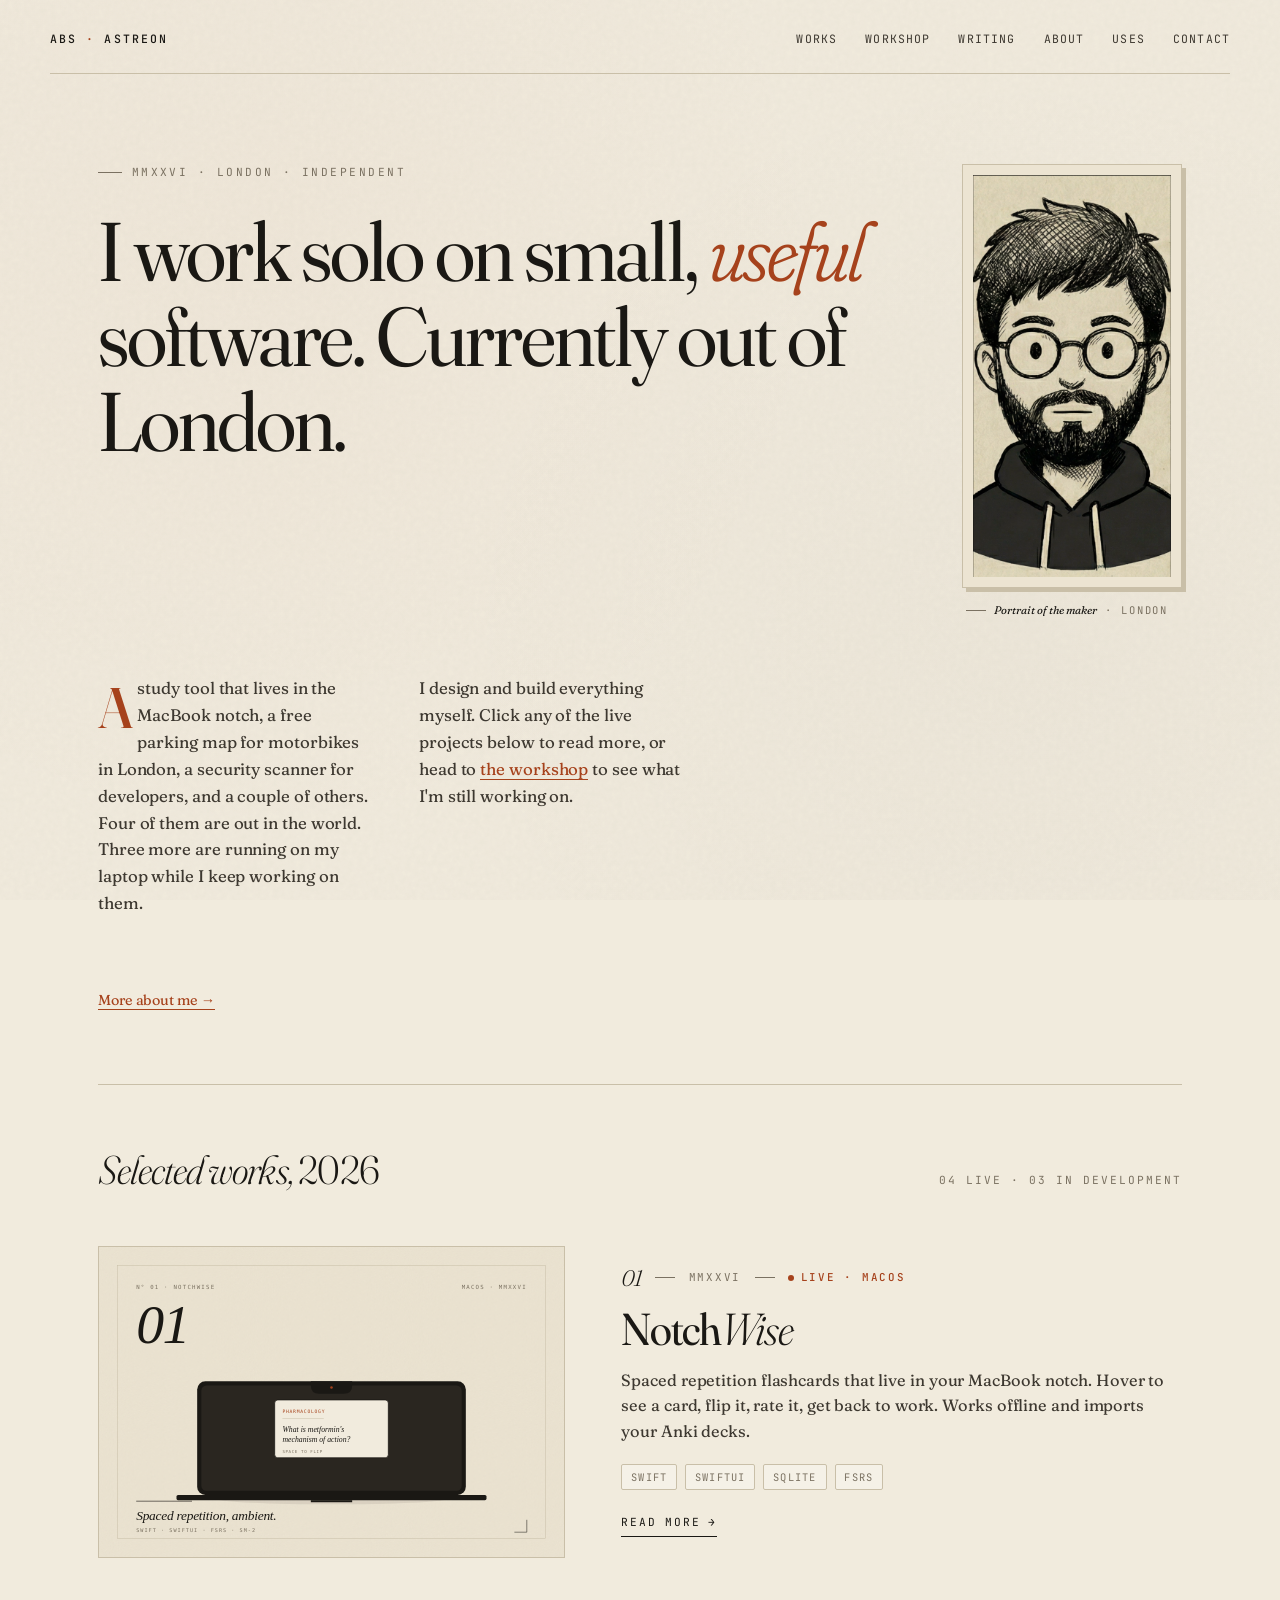
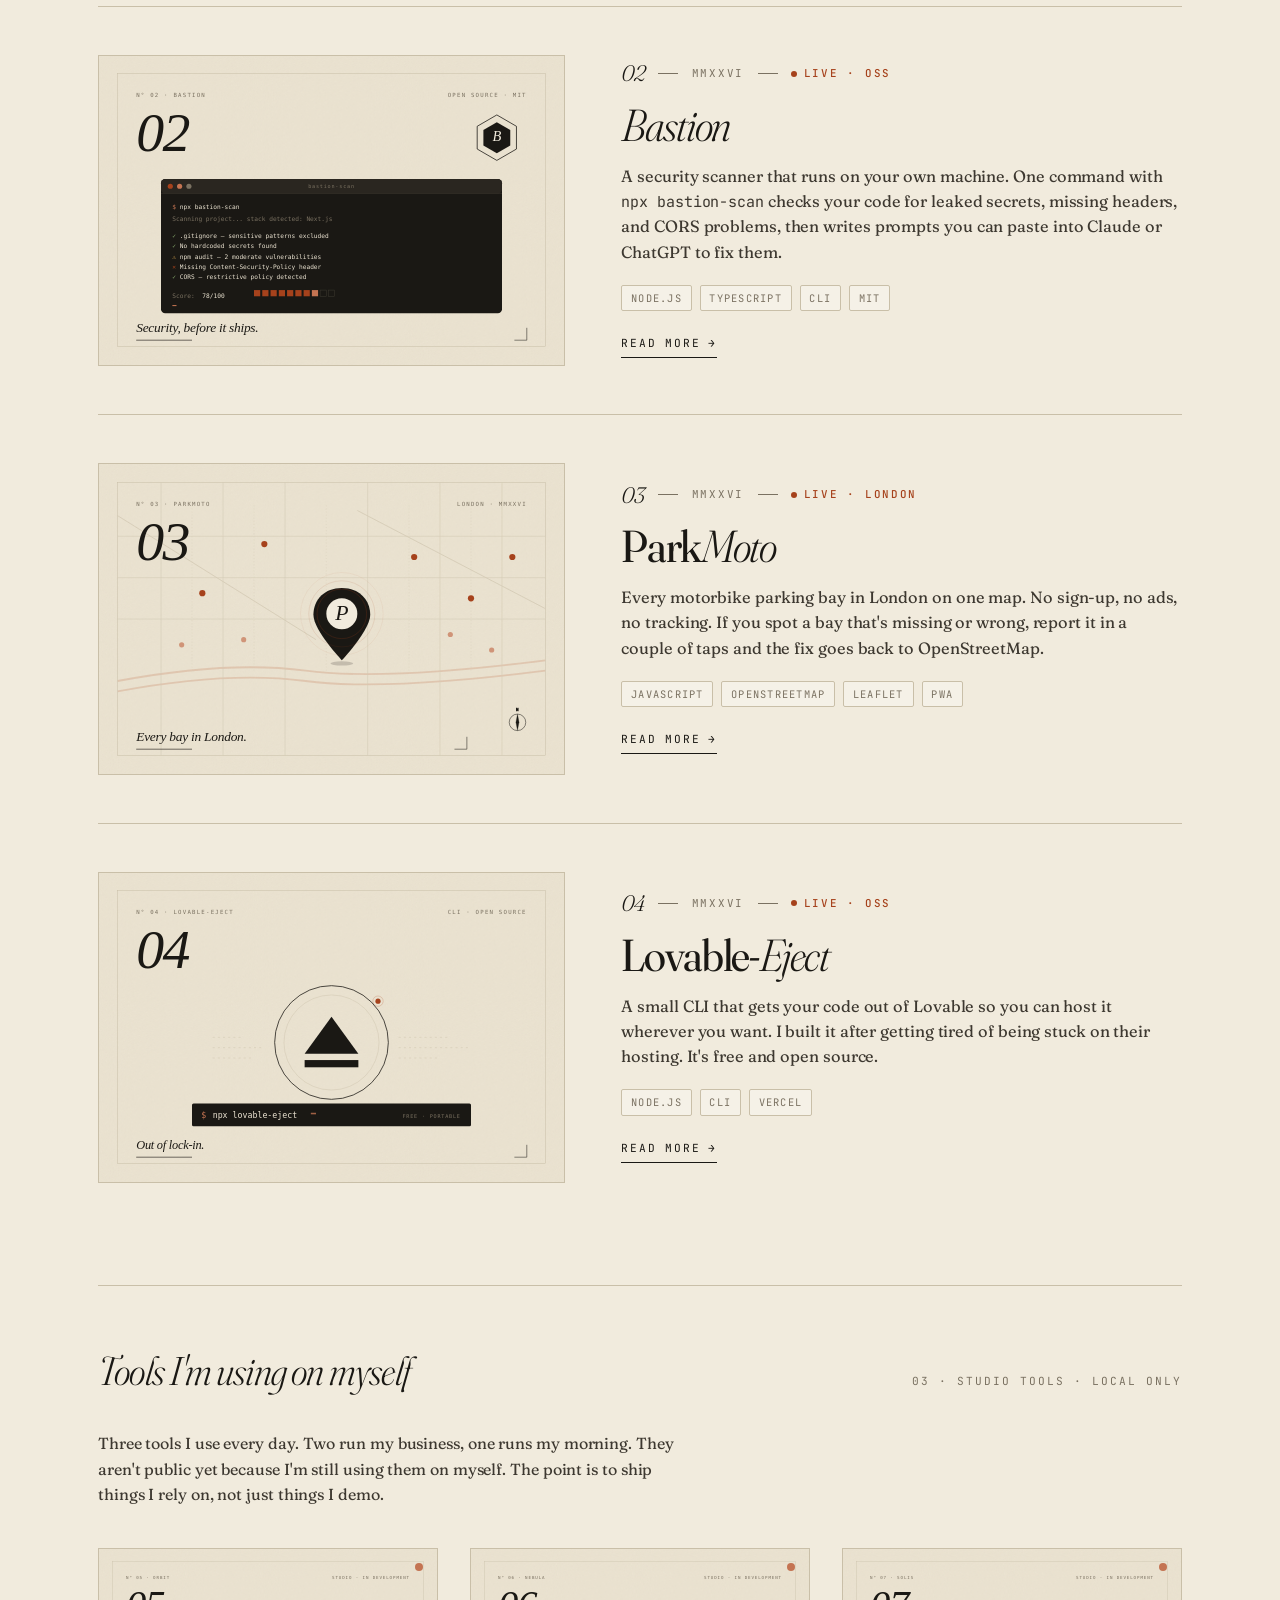
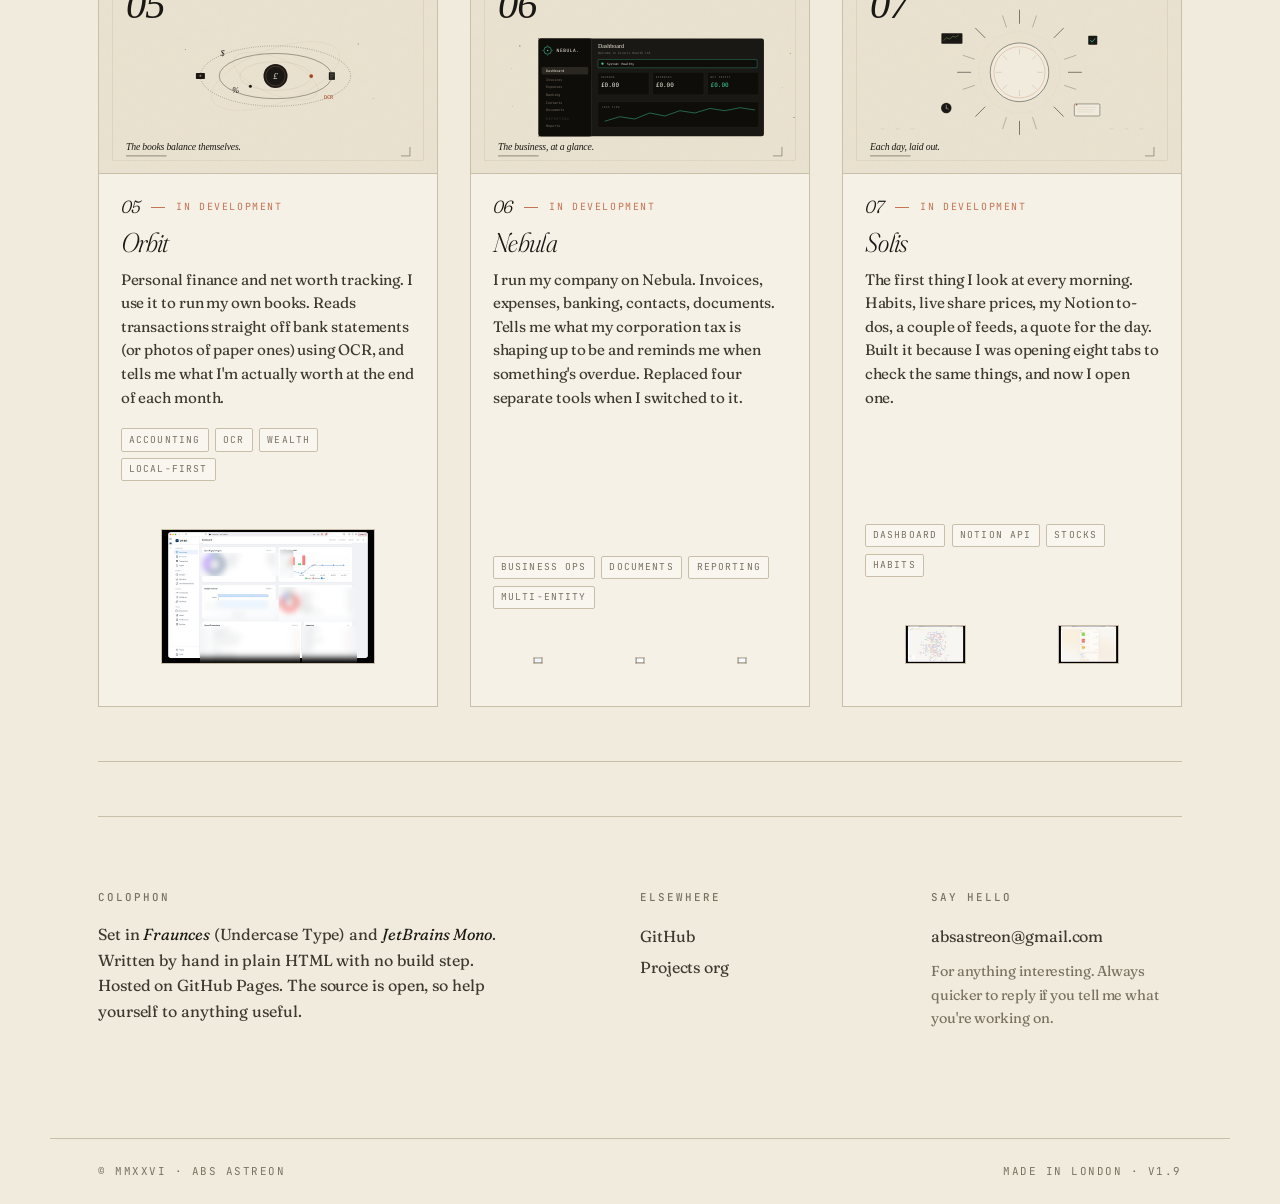
<file: index.html>
<!DOCTYPE html>
<html lang="en">
<head>
  <meta charset="UTF-8" />
  <meta name="viewport" content="width=device-width, initial-scale=1.0" />
  <title>ABS Astreon · Index of Works</title>
  <meta name="description" content="A small archive of independent software, tools and product work." />
  <meta name="theme-color" content="#f1ebdd" />

  <meta property="og:title" content="ABS Astreon · Index of Works" />
  <meta property="og:description" content="A small archive of independent software, tools and product work." />
  <meta property="og:type" content="website" />

  <link rel="canonical" href="https://absastreon.github.io/" />
  <link rel="alternate" type="application/rss+xml" title="ABS Astreon · Writing" href="writing/rss.xml" />

  <link rel="preconnect" href="https://fonts.googleapis.com" />
  <link rel="preconnect" href="https://fonts.gstatic.com" crossorigin />
  <link
    href="https://fonts.googleapis.com/css2?family=Fraunces:ital,opsz,wght,SOFT@0,9..144,300..900,0..100;1,9..144,300..900,0..100&family=JetBrains+Mono:wght@400;500&display=swap"
    rel="stylesheet"
  />

  <link rel="stylesheet" href="styles.css" />
</head>

<body>
  <header class="shell site-header">
    <div class="wordmark reveal d1">
      <a href="index.html">ABS <span>·</span> ASTREON</a>
    </div>
    <nav class="site-nav reveal d2">
      <a href="#works">Works</a>
      <a href="#workshop">Workshop</a>
      <a href="writing/index.html">Writing</a>
      <a href="about.html">About</a>
      <a href="uses.html">Uses</a>
      <a href="#contact">Contact</a>
    </nav>
  </header>

  <main class="shell">

    <section class="hero">
      <div class="hero-top">
        <div class="hero-lead">
          <p class="eyebrow reveal d2">MMXXVI · London · Independent</p>
          <h1 class="reveal d3">
            I work solo on small, <em>useful</em> software. Currently out of London.
          </h1>
        </div>
        <figure class="hero-figure reveal d4">
          <div class="hero-avatar">
            <img src="assets/avatar.png" alt="Ink portrait of ABS Astreon" />
          </div>
          <figcaption class="hero-byline">
            <em>Portrait of the maker</em> · London
          </figcaption>
        </figure>
      </div>

      <div class="hero-meta">
        <p class="reveal d4">
          <span class="drop">A</span> study tool that lives in the MacBook notch, a free parking map for motorbikes in London, a security scanner for developers, and a couple of others. Four of them are out in the world. Three more are running on my laptop while I keep working on them.
        </p>
        <p class="reveal d5">
          I design and build everything myself. Click any of the live projects below to read more, or head to
          <a href="#workshop" style="border-bottom: 1px solid var(--accent); color: var(--accent);">the workshop</a>
          to see what I'm still working on.
        </p>
        <p class="reveal d5" style="margin-top: 1.5rem; font-size: 0.9rem;">
          <a href="about.html" style="border-bottom: 1px solid var(--accent); color: var(--accent);">More about me →</a>
        </p>
      </div>
    </section>

    <section id="works" class="block">
      <div class="section-head">
        <h2>Selected works, <span style="font-style: normal;">2026</span></h2>
        <span class="tag">04 live · 03 in development</span>
      </div>

      <div class="projects">

        <!-- 01 · NotchWise -->
        <a class="project" href="projects/notchwise.html">
          <div class="project-cover">
            <img src="assets/covers/notchwise.svg" alt="NotchWise cover plate" loading="lazy" />
          </div>
          <div class="project-content">
            <p class="project-meta-row">
              <span class="num">01</span>
              <span class="sep"></span>
              <span>MMXXVI</span>
              <span class="sep"></span>
              <span class="live">Live · macOS</span>
            </p>
            <h3 class="project-title">Notch<em>Wise</em></h3>
            <p class="project-description">
              Spaced repetition flashcards that live in your MacBook notch. Hover to see a card, flip it, rate it, get back to work. Works offline and imports your Anki decks.
            </p>
            <div class="project-stack">
              <span>Swift</span>
              <span>SwiftUI</span>
              <span>SQLite</span>
              <span>FSRS</span>
            </div>
            <span class="project-cta">
              Read more <span class="arrow">→</span>
            </span>
          </div>
        </a>

        <!-- 02 · Bastion -->
        <a class="project" href="projects/bastion.html">
          <div class="project-cover">
            <img src="assets/covers/bastion.svg" alt="Bastion cover plate" loading="lazy" />
          </div>
          <div class="project-content">
            <p class="project-meta-row">
              <span class="num">02</span>
              <span class="sep"></span>
              <span>MMXXVI</span>
              <span class="sep"></span>
              <span class="live">Live · OSS</span>
            </p>
            <h3 class="project-title"><em>Bastion</em></h3>
            <p class="project-description">
              A security scanner that runs on your own machine. One command with <code style="font-family: var(--mono); font-size: 0.92em;">npx bastion-scan</code> checks your code for leaked secrets, missing headers, and CORS problems, then writes prompts you can paste into Claude or ChatGPT to fix them.
            </p>
            <div class="project-stack">
              <span>Node.js</span>
              <span>TypeScript</span>
              <span>CLI</span>
              <span>MIT</span>
            </div>
            <span class="project-cta">
              Read more <span class="arrow">→</span>
            </span>
          </div>
        </a>

        <!-- 03 · ParkMoto -->
        <a class="project" href="projects/parkmoto.html">
          <div class="project-cover">
            <img src="assets/covers/parkmoto.svg" alt="ParkMoto cover plate" loading="lazy" />
          </div>
          <div class="project-content">
            <p class="project-meta-row">
              <span class="num">03</span>
              <span class="sep"></span>
              <span>MMXXVI</span>
              <span class="sep"></span>
              <span class="live">Live · London</span>
            </p>
            <h3 class="project-title">Park<em>Moto</em></h3>
            <p class="project-description">
              Every motorbike parking bay in London on one map. No sign-up, no ads, no tracking. If you spot a bay that's missing or wrong, report it in a couple of taps and the fix goes back to OpenStreetMap.
            </p>
            <div class="project-stack">
              <span>JavaScript</span>
              <span>OpenStreetMap</span>
              <span>Leaflet</span>
              <span>PWA</span>
            </div>
            <span class="project-cta">
              Read more <span class="arrow">→</span>
            </span>
          </div>
        </a>

        <!-- 04 · Lovable-Eject -->
        <a class="project" href="projects/lovable-eject.html">
          <div class="project-cover">
            <img src="assets/covers/lovable-eject.svg" alt="Lovable-Eject cover plate" loading="lazy" />
          </div>
          <div class="project-content">
            <p class="project-meta-row">
              <span class="num">04</span>
              <span class="sep"></span>
              <span>MMXXVI</span>
              <span class="sep"></span>
              <span class="live">Live · OSS</span>
            </p>
            <h3 class="project-title">Lovable-<em>Eject</em></h3>
            <p class="project-description">
              A small CLI that gets your code out of Lovable so you can host it wherever you want. I built it after getting tired of being stuck on their hosting. It's free and open source.
            </p>
            <div class="project-stack">
              <span>Node.js</span>
              <span>CLI</span>
              <span>Vercel</span>
            </div>
            <span class="project-cta">
              Read more <span class="arrow">→</span>
            </span>
          </div>
        </a>

      </div>
    </section>

    <section id="workshop" class="block">
      <div class="section-head">
        <h2>Tools I'm using on myself</h2>
        <span class="tag">03 · Studio tools · Local only</span>
      </div>

      <p style="margin: -1rem 0 2.5rem; max-width: 58ch; color: var(--ink-soft); font-size: 1rem; line-height: 1.6;">
        Three tools I use every day. Two run my business, one runs my morning. They aren't public yet because I'm still using them on myself. The point is to ship things I rely on, not just things I demo.
      </p>

      <div class="workshop">

        <!-- 05 · Orbit -->
        <article class="workshop-card">
          <div class="workshop-cover">
            <img src="assets/covers/orbit.svg" alt="Orbit cover plate" loading="lazy" />
          </div>
          <div class="workshop-content">
            <p class="workshop-meta">
              <span class="num">05</span>
              <span class="sep"></span>
              <span>In development</span>
            </p>
            <h3 class="workshop-title"><em>Orbit</em></h3>
            <p class="workshop-desc">
              Personal finance and net worth tracking. I use it to run my own books. Reads transactions straight off bank statements (or photos of paper ones) using OCR, and tells me what I'm actually worth at the end of each month.
            </p>
            <div class="workshop-stack">
              <span>Accounting</span>
              <span>OCR</span>
              <span>Wealth</span>
              <span>Local-first</span>
            </div>
            <div class="workshop-screenshots cols-1">
              <figure class="workshop-screenshot">
                <img src="assets/workshop/orbit-dashboard.jpg" alt="Orbit dashboard with financial figures blurred for privacy, showing the layout of spending, cash flow, portfolio allocation, and transactions panels" loading="lazy">
              </figure>
            </div>
          </div>
        </article>

        <!-- 06 · Nebula -->
        <article class="workshop-card">
          <div class="workshop-cover">
            <img src="assets/covers/nebula.svg" alt="Nebula cover plate" loading="lazy" />
          </div>
          <div class="workshop-content">
            <p class="workshop-meta">
              <span class="num">06</span>
              <span class="sep"></span>
              <span>In development</span>
            </p>
            <h3 class="workshop-title"><em>Nebula</em></h3>
            <p class="workshop-desc">
              I run my company on Nebula. Invoices, expenses, banking, contacts, documents. Tells me what my corporation tax is shaping up to be and reminds me when something's overdue. Replaced four separate tools when I switched to it.
            </p>
            <div class="workshop-stack">
              <span>Business Ops</span>
              <span>Documents</span>
              <span>Reporting</span>
              <span>Multi-entity</span>
            </div>
            <div class="workshop-screenshots cols-3">
              <figure class="workshop-screenshot">
                <img src="assets/workshop/nebula-knowledge-base.jpg" alt="Nebula knowledge base showing UK HMRC allowance and exemption reference cards" loading="lazy">
              </figure>
              <figure class="workshop-screenshot">
                <img src="assets/workshop/nebula-tax-calendar.jpg" alt="Nebula tax calendar showing upcoming HMRC and Companies House deadlines" loading="lazy">
              </figure>
              <figure class="workshop-screenshot">
                <img src="assets/workshop/nebula-documents.jpg" alt="Nebula documents view with folder tree for year-end records, statements, and monthly invoice folders" loading="lazy">
              </figure>
            </div>
          </div>
        </article>

        <!-- 07 · Solis -->
        <article class="workshop-card">
          <div class="workshop-cover">
            <img src="assets/covers/solis.svg" alt="Solis cover plate" loading="lazy" />
          </div>
          <div class="workshop-content">
            <p class="workshop-meta">
              <span class="num">07</span>
              <span class="sep"></span>
              <span>In development</span>
            </p>
            <h3 class="workshop-title"><em>Solis</em></h3>
            <p class="workshop-desc">
              The first thing I look at every morning. Habits, live share prices, my Notion to-dos, a couple of feeds, a quote for the day. Built it because I was opening eight tabs to check the same things, and now I open one.
            </p>
            <div class="workshop-stack">
              <span>Dashboard</span>
              <span>Notion API</span>
              <span>Stocks</span>
              <span>Habits</span>
            </div>
            <div class="workshop-screenshots cols-2">
              <figure class="workshop-screenshot">
                <img src="assets/workshop/solis-dashboard.jpg" alt="Solis morning dashboard with streaks, habits, calendar, media watchlist, and focus panels" loading="lazy">
              </figure>
              <figure class="workshop-screenshot">
                <img src="assets/workshop/solis-habits.jpg" alt="Solis habits page showing daily completion grids for Duolingo, 10K steps, and meds" loading="lazy">
              </figure>
            </div>
          </div>
        </article>

      </div>
    </section>

    <section id="contact" class="block">
      <div class="colophon">
        <div class="colophon-block colophon-note">
          <h4>Colophon</h4>
          <p>
            Set in <em>Fraunces</em> (Undercase Type) and <em>JetBrains Mono</em>.
            Written by hand in plain HTML with no build step. Hosted on GitHub Pages. The source is open, so help yourself to anything useful.
          </p>
        </div>

        <div class="colophon-block">
          <h4>Elsewhere</h4>
          <a href="https://github.com/absastreon" target="_blank" rel="noopener">GitHub</a>
          <a href="https://github.com/ABS-Projects-2026" target="_blank" rel="noopener">Projects org</a>
        </div>

        <div class="colophon-block">
          <h4>Say hello</h4>
          <a href="mailto:absastreon@gmail.com">absastreon@gmail.com</a>
          <p style="margin-top: 0.5rem; font-size: 0.9rem; color: var(--ink-mute);">
            For anything interesting. Always quicker to reply if you tell me what you're working on.
          </p>
        </div>
      </div>
    </section>
  </main>

  <div class="footer-rule">
    <span>© MMXXVI · ABS Astreon</span>
    <span>Made in London · v1.9</span>
  </div>
</body>
</html>
</file>
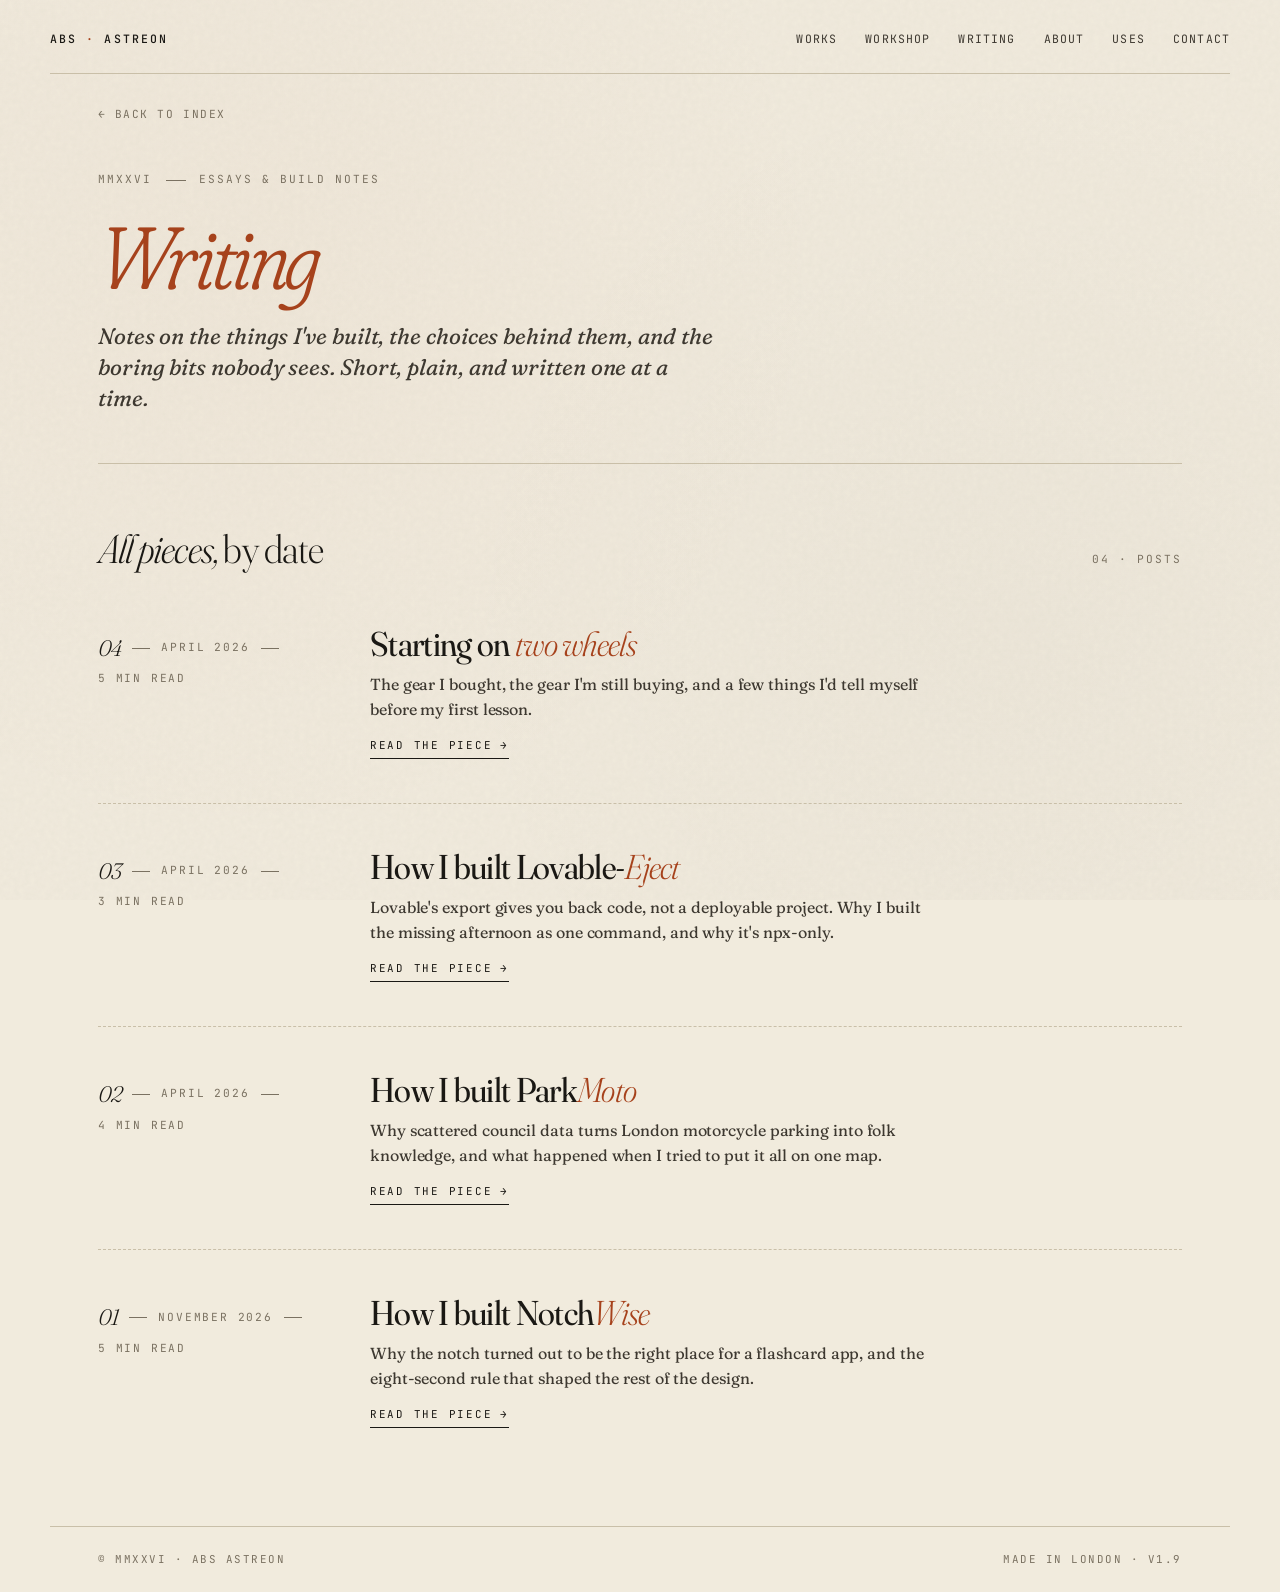
<file: writing/index.html>
<!DOCTYPE html>
<html lang="en">
<head>
  <meta charset="UTF-8" />
  <meta name="viewport" content="width=device-width, initial-scale=1.0" />
  <title>Writing · ABS Astreon</title>
  <meta name="description" content="Essays and build notes on independent software and design." />
  <meta name="theme-color" content="#f1ebdd" />

  <meta property="og:title" content="Writing · ABS Astreon" />
  <meta property="og:description" content="Essays and build notes on independent software and design." />
  <meta property="og:type" content="website" />

  <link rel="canonical" href="https://absastreon.github.io/writing/" />
  <link rel="alternate" type="application/rss+xml" title="ABS Astreon · Writing" href="rss.xml" />

  <link rel="preconnect" href="https://fonts.googleapis.com" />
  <link rel="preconnect" href="https://fonts.gstatic.com" crossorigin />
  <link
    href="https://fonts.googleapis.com/css2?family=Fraunces:ital,opsz,wght,SOFT@0,9..144,300..900,0..100;1,9..144,300..900,0..100&family=JetBrains+Mono:wght@400;500&display=swap"
    rel="stylesheet"
  />

  <link rel="stylesheet" href="../styles.css" />
</head>

<body>
  <header class="shell site-header">
    <div class="wordmark reveal d1">
      <a href="../index.html">ABS <span>·</span> ASTREON</a>
    </div>
    <nav class="site-nav reveal d2">
      <a href="../index.html#works">Works</a>
      <a href="../index.html#workshop">Workshop</a>
      <a href="index.html">Writing</a>
      <a href="../about.html">About</a>
      <a href="../uses.html">Uses</a>
      <a href="../index.html#contact">Contact</a>
    </nav>
  </header>

  <main class="shell">
    <a href="../index.html" class="back-link reveal d1">
      <span class="arrow">←</span> Back to index
    </a>

    <section class="detail-header reveal d2">
      <p class="detail-meta">
        <span>MMXXVI</span>
        <span class="sep"></span>
        <span>Essays &amp; build notes</span>
      </p>
      <h1 class="detail-title"><em>Writing</em></h1>
      <p class="detail-tagline">Notes on the things I've built, the choices behind them, and the boring bits nobody sees. Short, plain, and written one at a time.</p>
    </section>

    <section class="block" style="border-top: 1px solid var(--rule); padding-top: clamp(2.5rem, 6vh, 4rem);">
      <div class="section-head">
        <h2>All pieces, <span style="font-style: normal;">by date</span></h2>
        <span class="tag">04 · Posts</span>
      </div>

      <div class="writing-list">

        <a class="writing-entry reveal d3" href="starting-on-two-wheels.html">
          <p class="writing-entry-meta">
            <span class="num">04</span>
            <span class="sep"></span>
            <span>April 2026</span>
            <span class="sep"></span>
            <span>5 min read</span>
          </p>
          <div class="writing-entry-body">
            <h3 class="writing-entry-title">Starting on <em>two wheels</em></h3>
            <p class="writing-entry-dek">
              The gear I bought, the gear I'm still buying, and a few things I'd tell myself before my first lesson.
            </p>
            <span class="writing-entry-cta">
              Read the piece <span class="arrow">→</span>
            </span>
          </div>
        </a>

        <a class="writing-entry reveal d3" href="how-i-built-lovable-eject.html">
          <p class="writing-entry-meta">
            <span class="num">03</span>
            <span class="sep"></span>
            <span>April 2026</span>
            <span class="sep"></span>
            <span>3 min read</span>
          </p>
          <div class="writing-entry-body">
            <h3 class="writing-entry-title">How I built Lovable-<em>Eject</em></h3>
            <p class="writing-entry-dek">
              Lovable's export gives you back code, not a deployable project. Why I built the missing afternoon as one command, and why it's npx-only.
            </p>
            <span class="writing-entry-cta">
              Read the piece <span class="arrow">→</span>
            </span>
          </div>
        </a>

        <a class="writing-entry reveal d3" href="how-i-built-parkmoto.html">
          <p class="writing-entry-meta">
            <span class="num">02</span>
            <span class="sep"></span>
            <span>April 2026</span>
            <span class="sep"></span>
            <span>4 min read</span>
          </p>
          <div class="writing-entry-body">
            <h3 class="writing-entry-title">How I built Park<em>Moto</em></h3>
            <p class="writing-entry-dek">
              Why scattered council data turns London motorcycle parking into folk knowledge, and what happened when I tried to put it all on one map.
            </p>
            <span class="writing-entry-cta">
              Read the piece <span class="arrow">→</span>
            </span>
          </div>
        </a>

        <a class="writing-entry reveal d3" href="how-i-built-notchwise.html">
          <p class="writing-entry-meta">
            <span class="num">01</span>
            <span class="sep"></span>
            <span>November 2026</span>
            <span class="sep"></span>
            <span>5 min read</span>
          </p>
          <div class="writing-entry-body">
            <h3 class="writing-entry-title">How I built Notch<em>Wise</em></h3>
            <p class="writing-entry-dek">
              Why the notch turned out to be the right place for a flashcard app, and the eight-second rule that shaped the rest of the design.
            </p>
            <span class="writing-entry-cta">
              Read the piece <span class="arrow">→</span>
            </span>
          </div>
        </a>

      </div>
    </section>
  </main>

  <div class="footer-rule">
    <span>© MMXXVI · ABS Astreon</span>
    <span>Made in London · v1.9</span>
  </div>
</body>
</html>
</file>
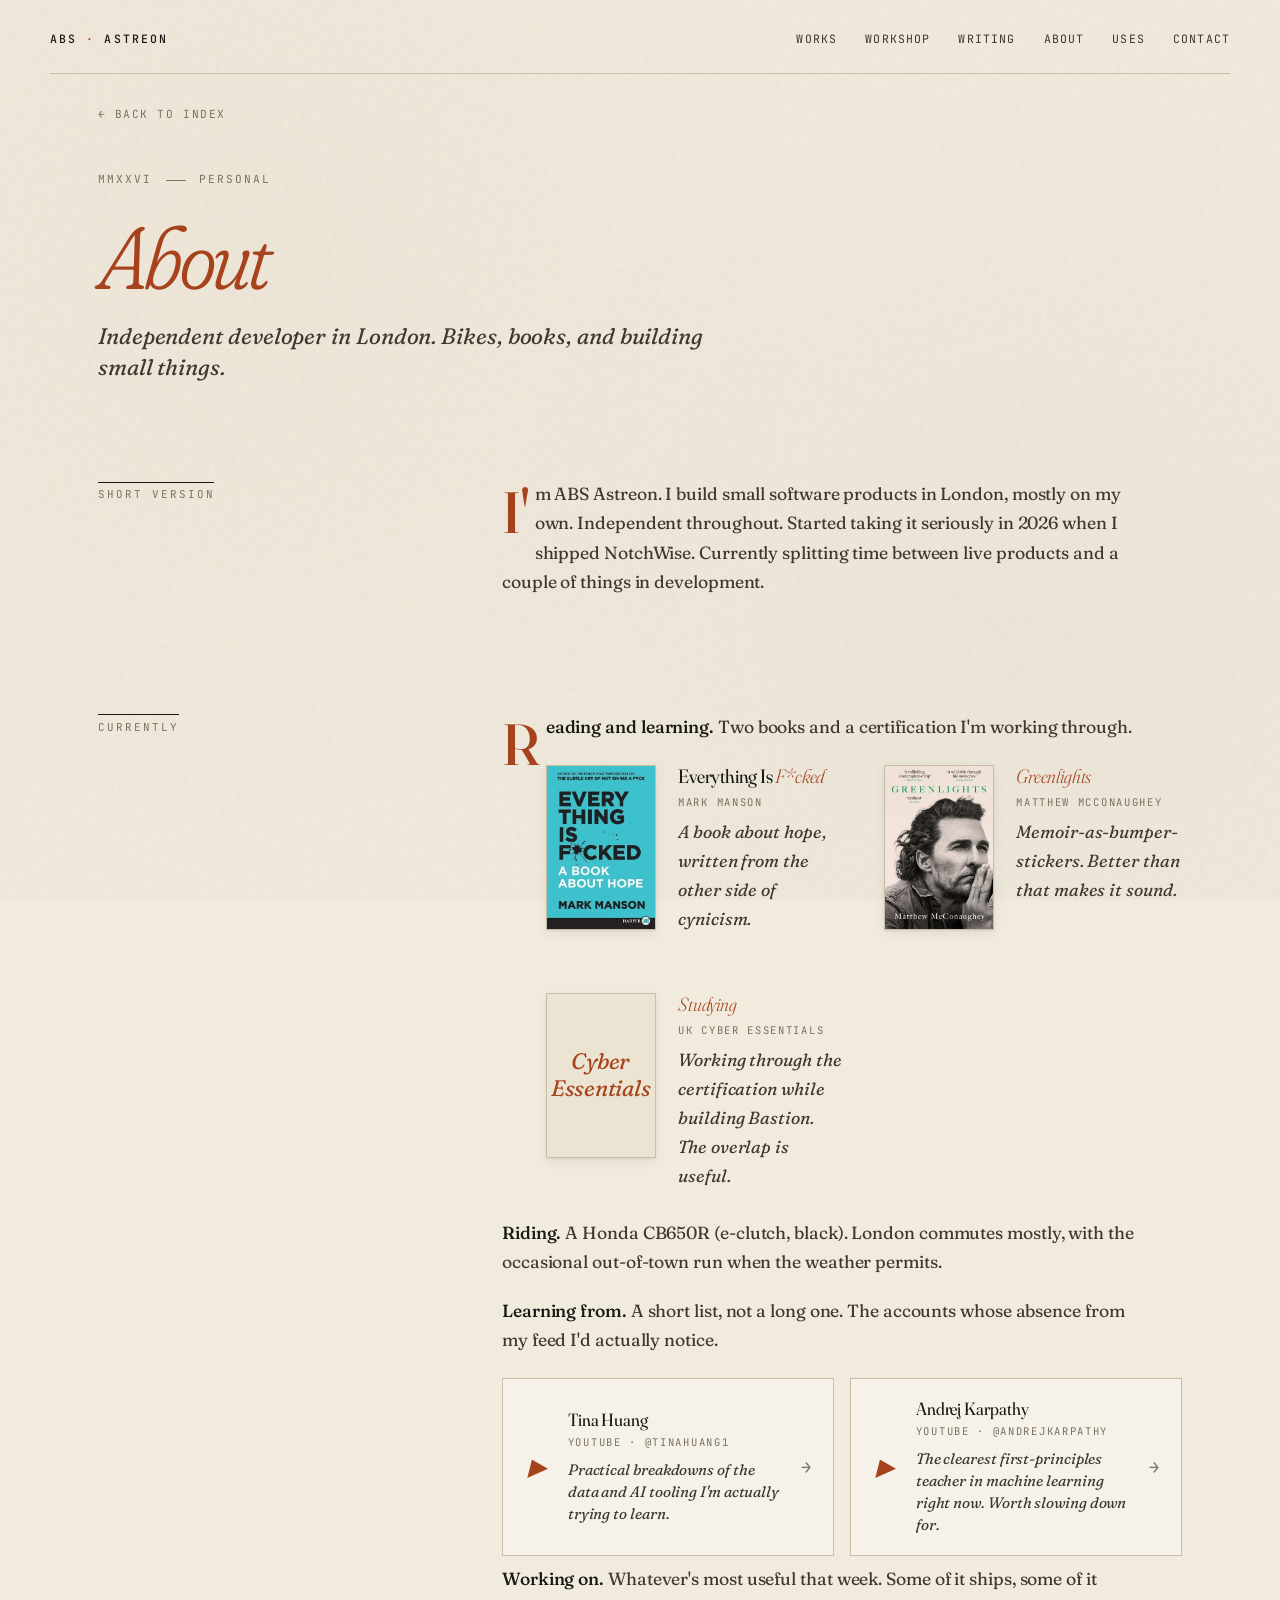
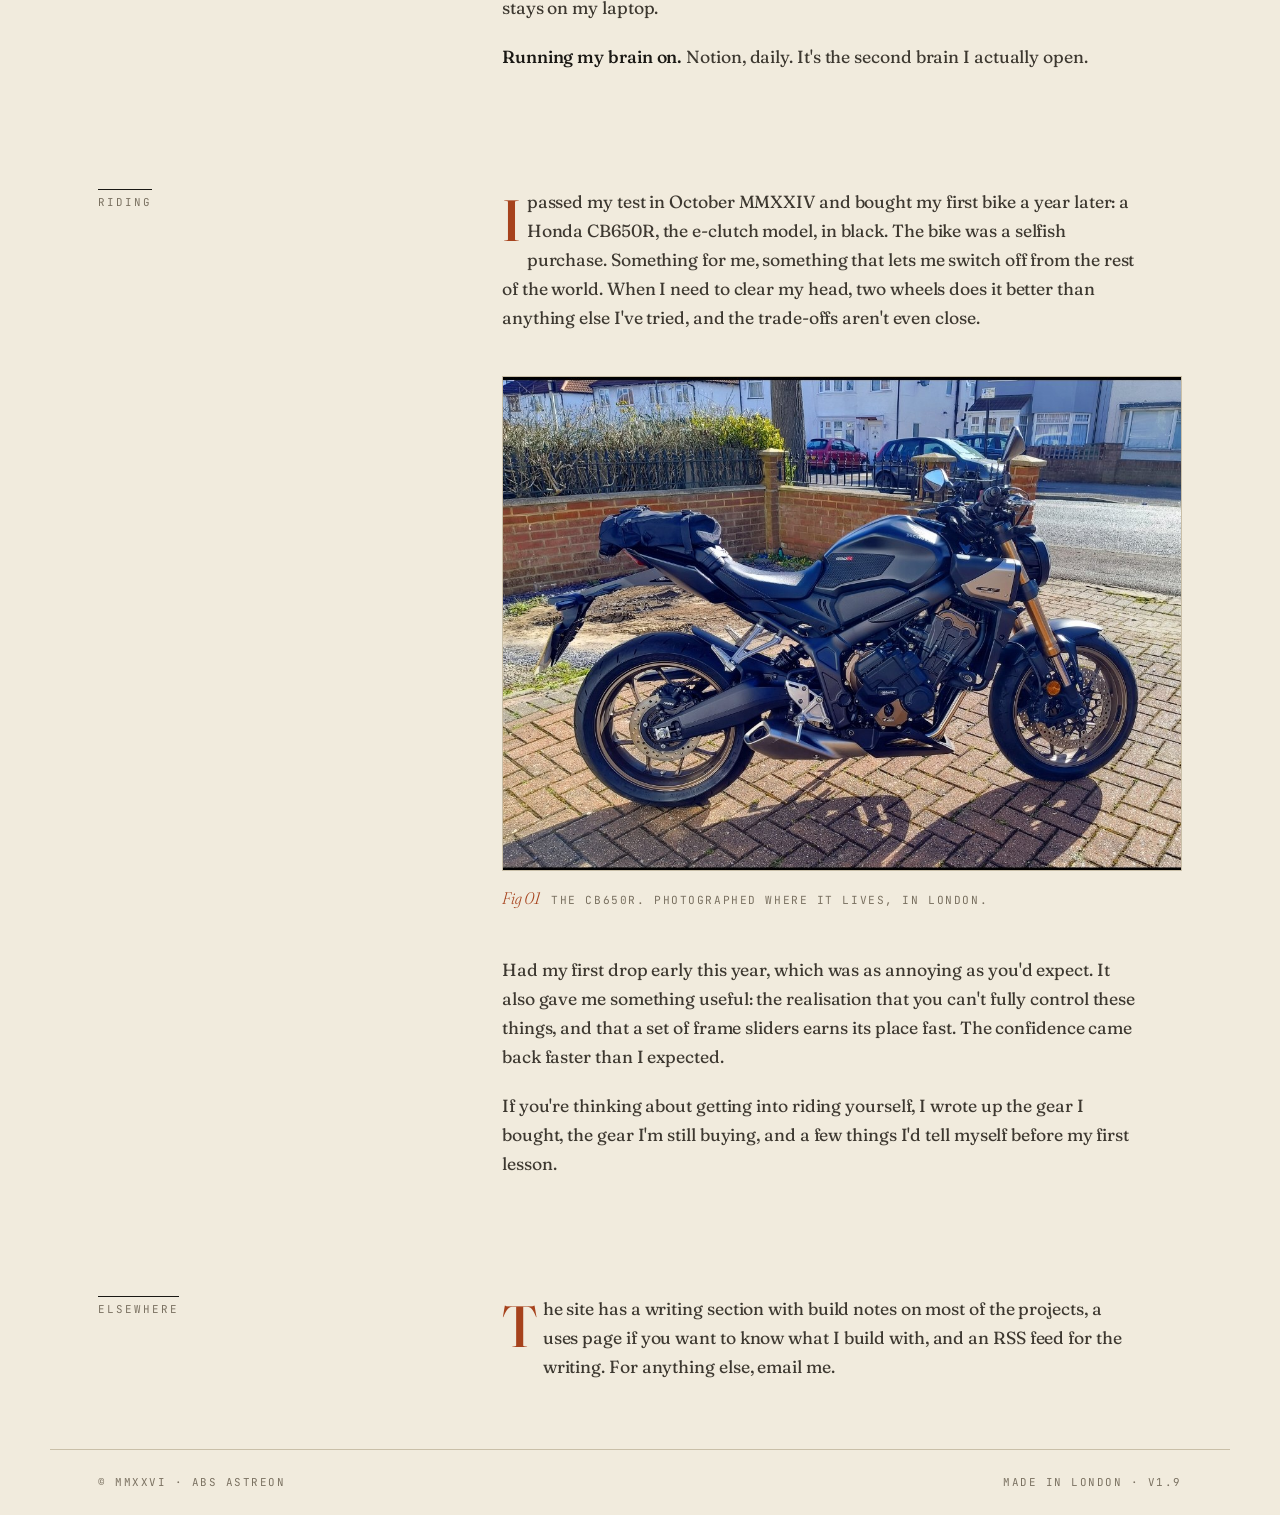
<file: about.html>
<!DOCTYPE html>
<html lang="en">
<head>
  <meta charset="UTF-8" />
  <meta name="viewport" content="width=device-width, initial-scale=1.0" />

  <title>About · ABS Astreon</title>
  <meta name="description" content="Independent developer in London. Bikes, books, and building small things." />
  <meta name="theme-color" content="#f1ebdd" />

  <meta property="og:title" content="About · ABS Astreon" />
  <meta property="og:description" content="Independent developer in London. Bikes, books, and building small things." />
  <meta property="og:type" content="website" />

  <link rel="canonical" href="https://absastreon.github.io/about.html" />
  <link rel="alternate" type="application/rss+xml" title="ABS Astreon · Writing" href="writing/rss.xml" />

  <link rel="preconnect" href="https://fonts.googleapis.com" />
  <link rel="preconnect" href="https://fonts.gstatic.com" crossorigin />
  <link
    href="https://fonts.googleapis.com/css2?family=Fraunces:ital,opsz,wght,SOFT@0,9..144,300..900,0..100;1,9..144,300..900,0..100&family=JetBrains+Mono:wght@400;500&display=swap"
    rel="stylesheet"
  />

  <link rel="stylesheet" href="styles.css" />
</head>

<body>
  <header class="shell site-header">
    <div class="wordmark reveal d1">
      <a href="index.html">ABS <span>·</span> ASTREON</a>
    </div>
    <nav class="site-nav reveal d2">
      <a href="index.html#works">Works</a>
      <a href="index.html#workshop">Workshop</a>
      <a href="writing/index.html">Writing</a>
      <a href="about.html">About</a>
      <a href="uses.html">Uses</a>
      <a href="index.html#contact">Contact</a>
    </nav>
  </header>

  <main class="shell">
    <a href="index.html" class="back-link reveal d1">
      <span class="arrow">←</span> Back to index
    </a>

    <section class="detail-header reveal d2">
      <p class="detail-meta">
        <span>MMXXVI</span>
        <span class="sep"></span>
        <span>Personal</span>
      </p>
      <h1 class="detail-title"><em>About</em></h1>
      <p class="detail-tagline">Independent developer in London. Bikes, books, and building small things.</p>
    </section>

    <section class="detail-body">
      <div>
        <p class="detail-section-label">Short version</p>
      </div>
      <div class="detail-prose">
        <p>
          I'm ABS Astreon. I build small software products in London, mostly on my own. Independent throughout. Started taking it seriously in 2026 when I shipped <a href="projects/notchwise.html">NotchWise</a>. Currently splitting time between live products and a couple of things in development.
        </p>
      </div>
    </section>

    <section class="detail-body">
      <div>
        <p class="detail-section-label">Currently</p>
      </div>
      <div class="detail-prose">
        <p>
          <strong>Reading and learning.</strong> Two books and a certification I'm working through.
        </p>

        <div class="reading-list">

          <article class="book-card">
            <a href="https://markmanson.net/books/everything-is-fucked" target="_blank" rel="noopener" class="book-cover" aria-label="Everything Is F*cked by Mark Manson">
              <img src="assets/about/books/everything-is-fucked.jpg" alt="Cover of Everything Is F*cked by Mark Manson, with the title in white block letters on a teal background and an inkblot replacing the U" width="334" height="500" loading="lazy" />
            </a>
            <div class="book-meta">
              <h3 class="book-title">Everything Is <em>F*cked</em></h3>
              <span class="book-author">Mark Manson</span>
              <p class="book-note">A book about hope, written from the other side of cynicism.</p>
            </div>
          </article>

          <article class="book-card">
            <a href="https://greenlights.com" target="_blank" rel="noopener" class="book-cover" aria-label="Greenlights by Matthew McConaughey">
              <img src="assets/about/books/greenlights.jpg" alt="Cover of Greenlights by Matthew McConaughey, featuring a black and white portrait of the author with the title in green serif type" width="400" height="614" loading="lazy" />
            </a>
            <div class="book-meta">
              <h3 class="book-title"><em>Greenlights</em></h3>
              <span class="book-author">Matthew McConaughey</span>
              <p class="book-note">Memoir-as-bumper-stickers. Better than that makes it sound.</p>
            </div>
          </article>

          <article class="book-card">
            <a href="https://iasme.co.uk/cyber-essentials/#choose-your-route" target="_blank" rel="noopener" class="book-cover" aria-label="Currently studying for Cyber Essentials">
              <div class="book-cover-placeholder" style="font-family: var(--serif); font-style: italic; font-size: 1.4rem; text-transform: none; letter-spacing: -0.01em; color: var(--accent); line-height: 1.2; padding: 0.8rem;">Cyber<br>Essentials</div>
            </a>
            <div class="book-meta">
              <h3 class="book-title"><em>Studying</em></h3>
              <span class="book-author">UK Cyber Essentials</span>
              <p class="book-note">Working through the certification while building Bastion. The overlap is useful.</p>
            </div>
          </article>

        </div>
        <p>
          <strong>Riding.</strong> A Honda CB650R (e-clutch, black). London commutes mostly, with the occasional out-of-town run when the weather permits.
        </p>
        <p>
          <strong>Learning from.</strong> A short list, not a long one. The accounts whose absence from my feed I'd actually notice.
        </p>

        <div class="people-list">

          <a class="person-card" href="https://www.youtube.com/@TinaHuang1" target="_blank" rel="noopener">
            <span class="platform">▶</span>
            <span class="meta">
              <span class="name">Tina Huang</span>
              <span class="handle">YouTube · @TinaHuang1</span>
              <span class="why">Practical breakdowns of the data and AI tooling I'm actually trying to learn.</span>
            </span>
            <span class="arrow">→</span>
          </a>

          <a class="person-card" href="https://www.youtube.com/@AndrejKarpathy" target="_blank" rel="noopener">
            <span class="platform">▶</span>
            <span class="meta">
              <span class="name">Andrej Karpathy</span>
              <span class="handle">YouTube · @AndrejKarpathy</span>
              <span class="why">The clearest first-principles teacher in machine learning right now. Worth slowing down for.</span>
            </span>
            <span class="arrow">→</span>
          </a>


        </div>
        <p>
          <strong>Working on.</strong> Whatever's most useful that week. Some of it ships, some of it stays on my laptop.
        </p>
        <p>
          <strong>Running my brain on.</strong> Notion, daily. It's the second brain I actually open.
        </p>
      </div>
    </section>

    <section class="detail-body">
      <div>
        <p class="detail-section-label">Riding</p>
      </div>
      <div class="detail-prose">
        <p>
          I passed my test in October MMXXIV and bought my first bike a year later: a Honda CB650R, the e-clutch model, in black. The bike was a selfish purchase. Something for me, something that lets me switch off from the rest of the world. When I need to clear my head, two wheels does it better than anything else I've tried, and the trade-offs aren't even close.
        </p>

        <figure class="writing-figure">
          <img src="assets/about/bike.jpg" alt="My Honda CB650R, black, parked outside in London with a tail bag fitted, side profile in afternoon sun" width="1080" height="785" loading="lazy">
          <figcaption>
            <span class="figure-num">Fig 01</span>
            <span class="figure-text">The CB650R. Photographed where it lives, in London.</span>
          </figcaption>
        </figure>

        <p>
          Had my first drop early this year, which was as annoying as you'd expect. It also gave me something useful: the realisation that you can't fully control these things, and that a set of frame sliders earns its place fast. The confidence came back faster than I expected.
        </p>

        <p>
          If you're thinking about getting into riding yourself, I wrote up <a href="writing/starting-on-two-wheels.html">the gear I bought, the gear I'm still buying, and a few things I'd tell myself before my first lesson</a>.
        </p>
      </div>
    </section>

    <section class="detail-body">
      <div>
        <p class="detail-section-label">Elsewhere</p>
      </div>
      <div class="detail-prose">
        <p>
          The site has a <a href="writing/index.html">writing section</a> with build notes on most of the projects, a <a href="uses.html">uses page</a> if you want to know what I build with, and an <a href="writing/rss.xml">RSS feed</a> for the writing. For anything else, <a href="mailto:absastreon@gmail.com">email me</a>.
        </p>
      </div>
    </section>

  </main>

  <div class="footer-rule">
    <span>© MMXXVI · ABS Astreon</span>
    <span>Made in London · v1.9</span>
  </div>
</body>
</html>
</file>
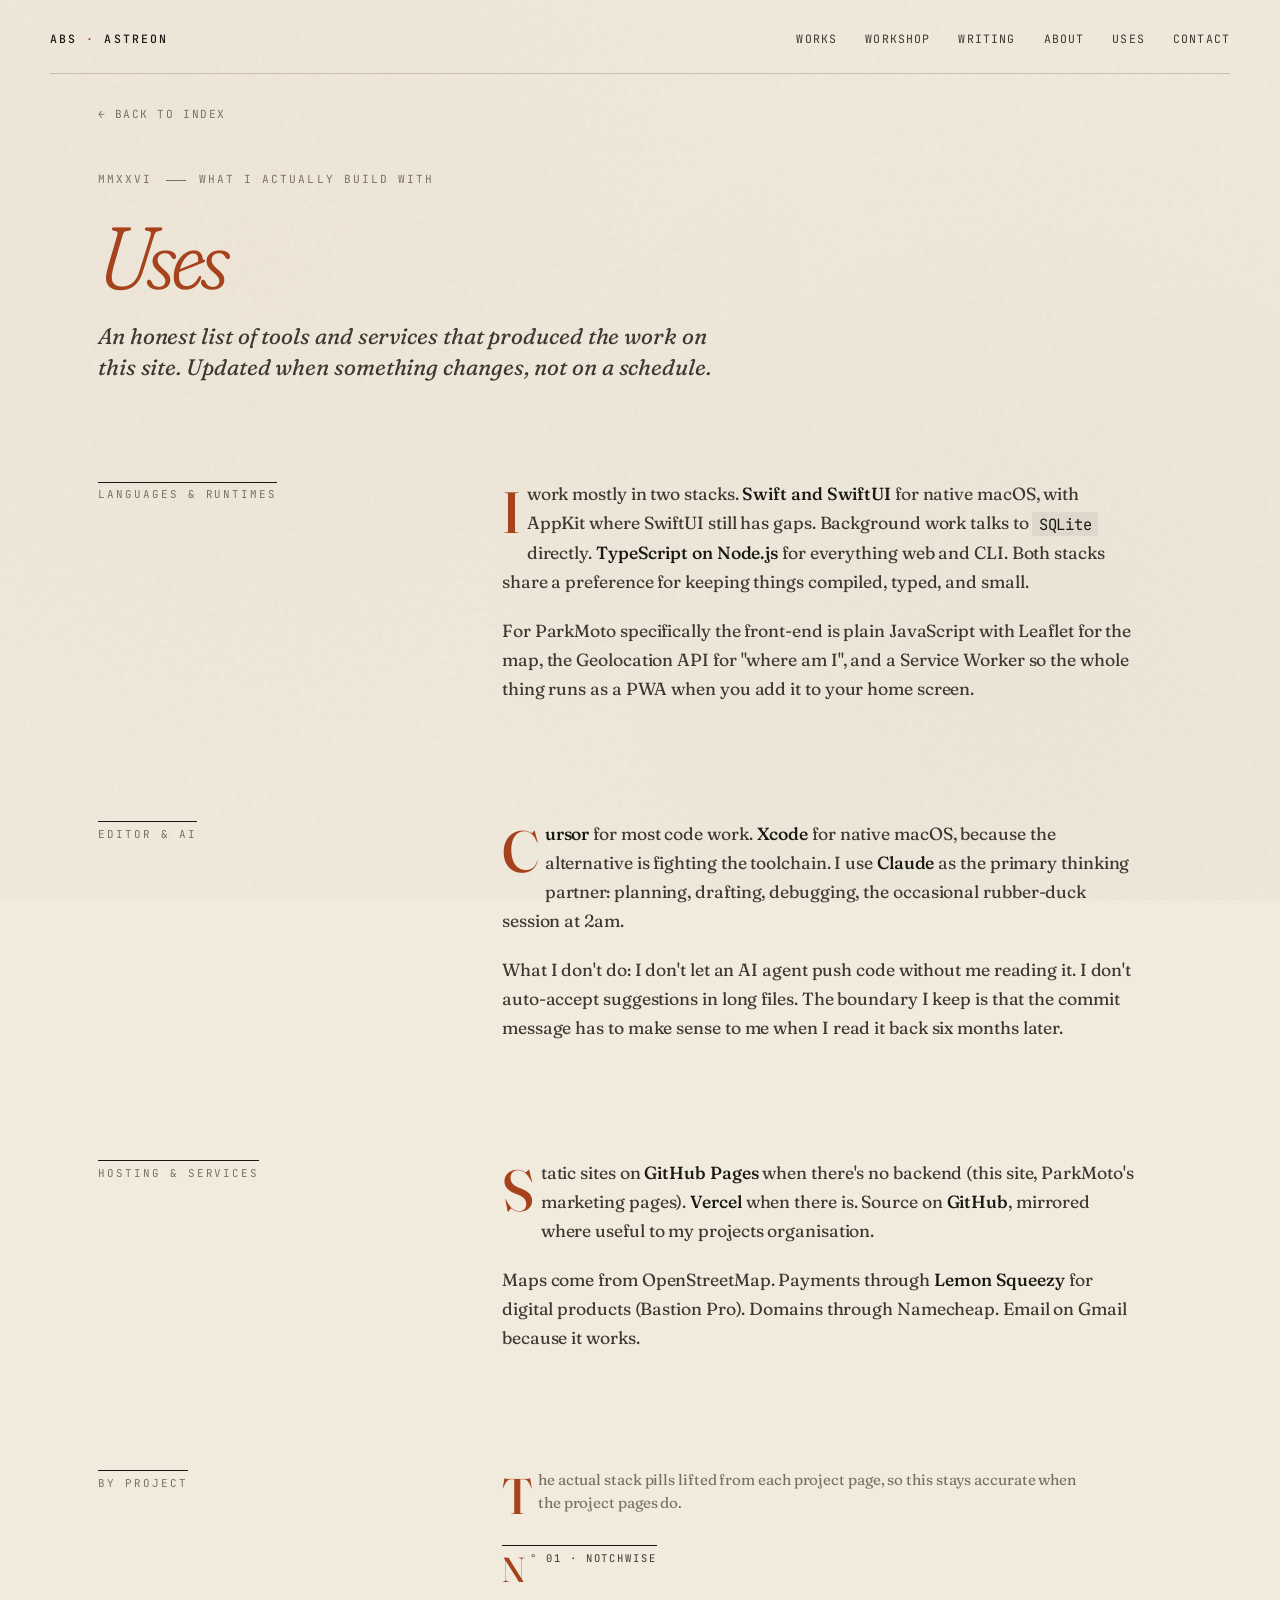
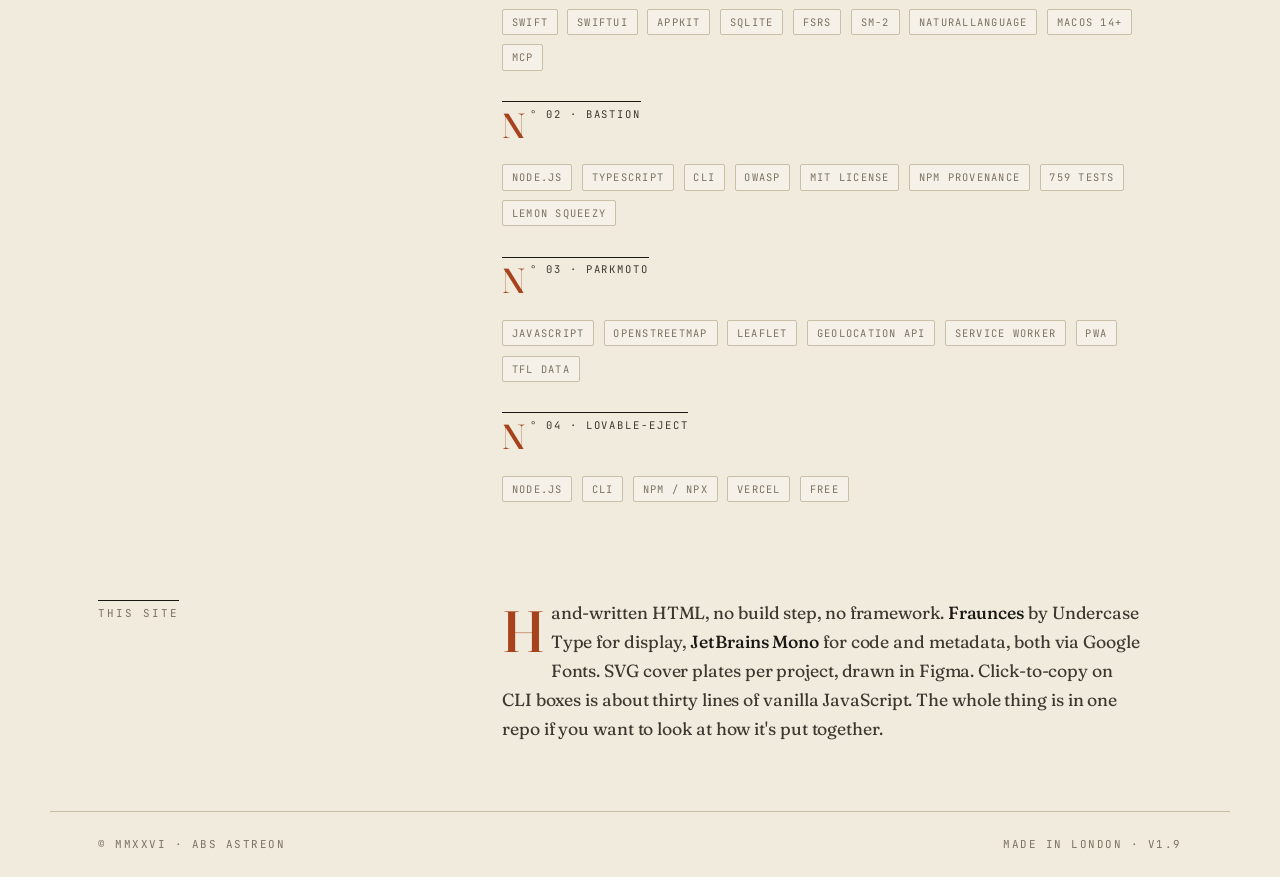
<file: uses.html>
<!DOCTYPE html>
<html lang="en">
<head>
  <meta charset="UTF-8" />
  <meta name="viewport" content="width=device-width, initial-scale=1.0" />
  <title>Uses · ABS Astreon</title>
  <meta name="description" content="The tools, languages, and services I actually use to build and ship things." />
  <meta name="theme-color" content="#f1ebdd" />

  <meta property="og:title" content="Uses · ABS Astreon" />
  <meta property="og:description" content="The tools, languages, and services I actually use to build and ship things." />
  <meta property="og:type" content="website" />

  <link rel="canonical" href="https://absastreon.github.io/uses.html" />
  <link rel="alternate" type="application/rss+xml" title="ABS Astreon · Writing" href="writing/rss.xml" />

  <link rel="preconnect" href="https://fonts.googleapis.com" />
  <link rel="preconnect" href="https://fonts.gstatic.com" crossorigin />
  <link
    href="https://fonts.googleapis.com/css2?family=Fraunces:ital,opsz,wght,SOFT@0,9..144,300..900,0..100;1,9..144,300..900,0..100&family=JetBrains+Mono:wght@400;500&display=swap"
    rel="stylesheet"
  />

  <link rel="stylesheet" href="styles.css" />
</head>

<body>
  <header class="shell site-header">
    <div class="wordmark reveal d1">
      <a href="index.html">ABS <span>·</span> ASTREON</a>
    </div>
    <nav class="site-nav reveal d2">
      <a href="index.html#works">Works</a>
      <a href="index.html#workshop">Workshop</a>
      <a href="writing/index.html">Writing</a>
      <a href="about.html">About</a>
      <a href="uses.html">Uses</a>
      <a href="index.html#contact">Contact</a>
    </nav>
  </header>

  <main class="shell">
    <a href="index.html" class="back-link reveal d1">
      <span class="arrow">←</span> Back to index
    </a>

    <section class="detail-header reveal d2">
      <p class="detail-meta">
        <span>MMXXVI</span>
        <span class="sep"></span>
        <span>What I actually build with</span>
      </p>
      <h1 class="detail-title"><em>Uses</em></h1>
      <p class="detail-tagline">An honest list of tools and services that produced the work on this site. Updated when something changes, not on a schedule.</p>
    </section>

    <section class="detail-body">
      <div>
        <p class="detail-section-label">Languages &amp; runtimes</p>
      </div>
      <div class="detail-prose">
        <p>
          I work mostly in two stacks. <strong>Swift and SwiftUI</strong> for native macOS, with AppKit where SwiftUI still has gaps. Background work talks to <code>SQLite</code> directly. <strong>TypeScript on Node.js</strong> for everything web and CLI. Both stacks share a preference for keeping things compiled, typed, and small.
        </p>
        <p>
          For ParkMoto specifically the front-end is plain JavaScript with <a href="https://leafletjs.com" target="_blank" rel="noopener">Leaflet</a> for the map, the Geolocation API for "where am I", and a Service Worker so the whole thing runs as a PWA when you add it to your home screen.
        </p>
      </div>
    </section>

    <section class="detail-body">
      <div>
        <p class="detail-section-label">Editor &amp; AI</p>
      </div>
      <div class="detail-prose">
        <p>
          <strong>Cursor</strong> for most code work. <strong>Xcode</strong> for native macOS, because the alternative is fighting the toolchain. I use <strong>Claude</strong> as the primary thinking partner: planning, drafting, debugging, the occasional rubber-duck session at 2am.
        </p>
        <p>
          What I don't do: I don't let an AI agent push code without me reading it. I don't auto-accept suggestions in long files. The boundary I keep is that the commit message has to make sense to me when I read it back six months later.
        </p>
      </div>
    </section>

    <section class="detail-body">
      <div>
        <p class="detail-section-label">Hosting &amp; services</p>
      </div>
      <div class="detail-prose">
        <p>
          Static sites on <strong>GitHub Pages</strong> when there's no backend (this site, ParkMoto's marketing pages). <strong>Vercel</strong> when there is. Source on <strong>GitHub</strong>, mirrored where useful to my <a href="https://github.com/ABS-Projects-2026" target="_blank" rel="noopener">projects organisation</a>.
        </p>
        <p>
          Maps come from <a href="https://www.openstreetmap.org" target="_blank" rel="noopener">OpenStreetMap</a>. Payments through <strong>Lemon Squeezy</strong> for digital products (Bastion Pro). Domains through Namecheap. Email on Gmail because it works.
        </p>
      </div>
    </section>

    <section class="detail-body">
      <div>
        <p class="detail-section-label">By project</p>
      </div>
      <div class="detail-prose">
        <p style="color: var(--ink-mute); font-size: 0.95rem; line-height: 1.55;">
          The actual stack pills lifted from each project page, so this stays accurate when the project pages do.
        </p>

        <div style="margin-top: 1.75rem;">
          <p class="detail-section-label" style="margin-top: 0; font-size: 0.66rem;">N° 01 · NotchWise</p>
          <div class="project-stack" style="gap: 0.6rem;">
            <span>Swift</span>
            <span>SwiftUI</span>
            <span>AppKit</span>
            <span>SQLite</span>
            <span>FSRS</span>
            <span>SM-2</span>
            <span>NaturalLanguage</span>
            <span>macOS 14+</span>
            <span>MCP</span>
          </div>
        </div>

        <div style="margin-top: 1.75rem;">
          <p class="detail-section-label" style="margin-top: 0; font-size: 0.66rem;">N° 02 · Bastion</p>
          <div class="project-stack" style="gap: 0.6rem;">
            <span>Node.js</span>
            <span>TypeScript</span>
            <span>CLI</span>
            <span>OWASP</span>
            <span>MIT License</span>
            <span>npm provenance</span>
            <span>759 tests</span>
            <span>Lemon Squeezy</span>
          </div>
        </div>

        <div style="margin-top: 1.75rem;">
          <p class="detail-section-label" style="margin-top: 0; font-size: 0.66rem;">N° 03 · ParkMoto</p>
          <div class="project-stack" style="gap: 0.6rem;">
            <span>JavaScript</span>
            <span>OpenStreetMap</span>
            <span>Leaflet</span>
            <span>Geolocation API</span>
            <span>Service Worker</span>
            <span>PWA</span>
            <span>TfL Data</span>
          </div>
        </div>

        <div style="margin-top: 1.75rem;">
          <p class="detail-section-label" style="margin-top: 0; font-size: 0.66rem;">N° 04 · Lovable-Eject</p>
          <div class="project-stack" style="gap: 0.6rem;">
            <span>Node.js</span>
            <span>CLI</span>
            <span>npm / npx</span>
            <span>Vercel</span>
            <span>Free</span>
          </div>
        </div>

      </div>
    </section>

    <section class="detail-body">
      <div>
        <p class="detail-section-label">This site</p>
      </div>
      <div class="detail-prose">
        <p>
          Hand-written HTML, no build step, no framework. <strong>Fraunces</strong> by Undercase Type for display, <strong>JetBrains Mono</strong> for code and metadata, both via Google Fonts. SVG cover plates per project, drawn in Figma. Click-to-copy on CLI boxes is about thirty lines of vanilla JavaScript. The whole thing is in <a href="https://github.com/absastreon/absastreon.github.io" target="_blank" rel="noopener">one repo</a> if you want to look at how it's put together.
        </p>
      </div>
    </section>

  </main>

  <div class="footer-rule">
    <span>© MMXXVI · ABS Astreon</span>
    <span>Made in London · v1.9</span>
  </div>
</body>
</html>
</file>
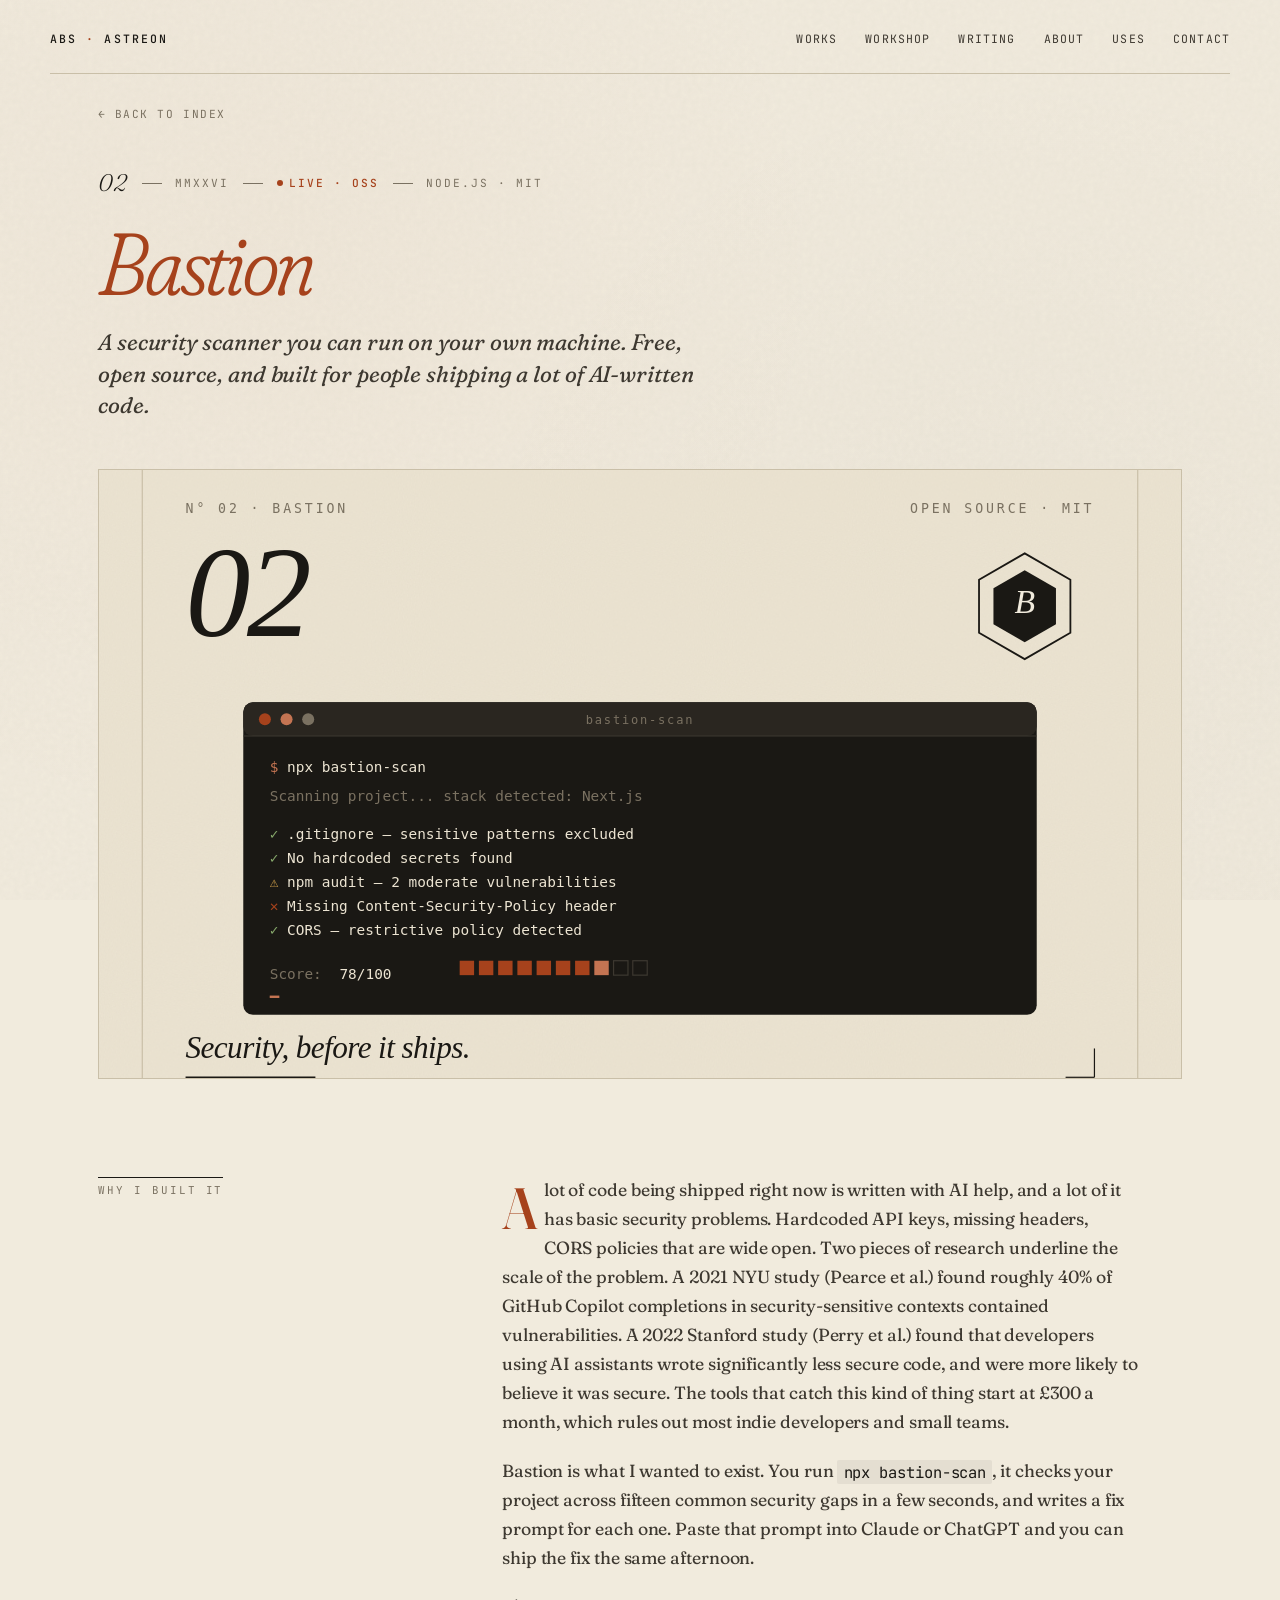
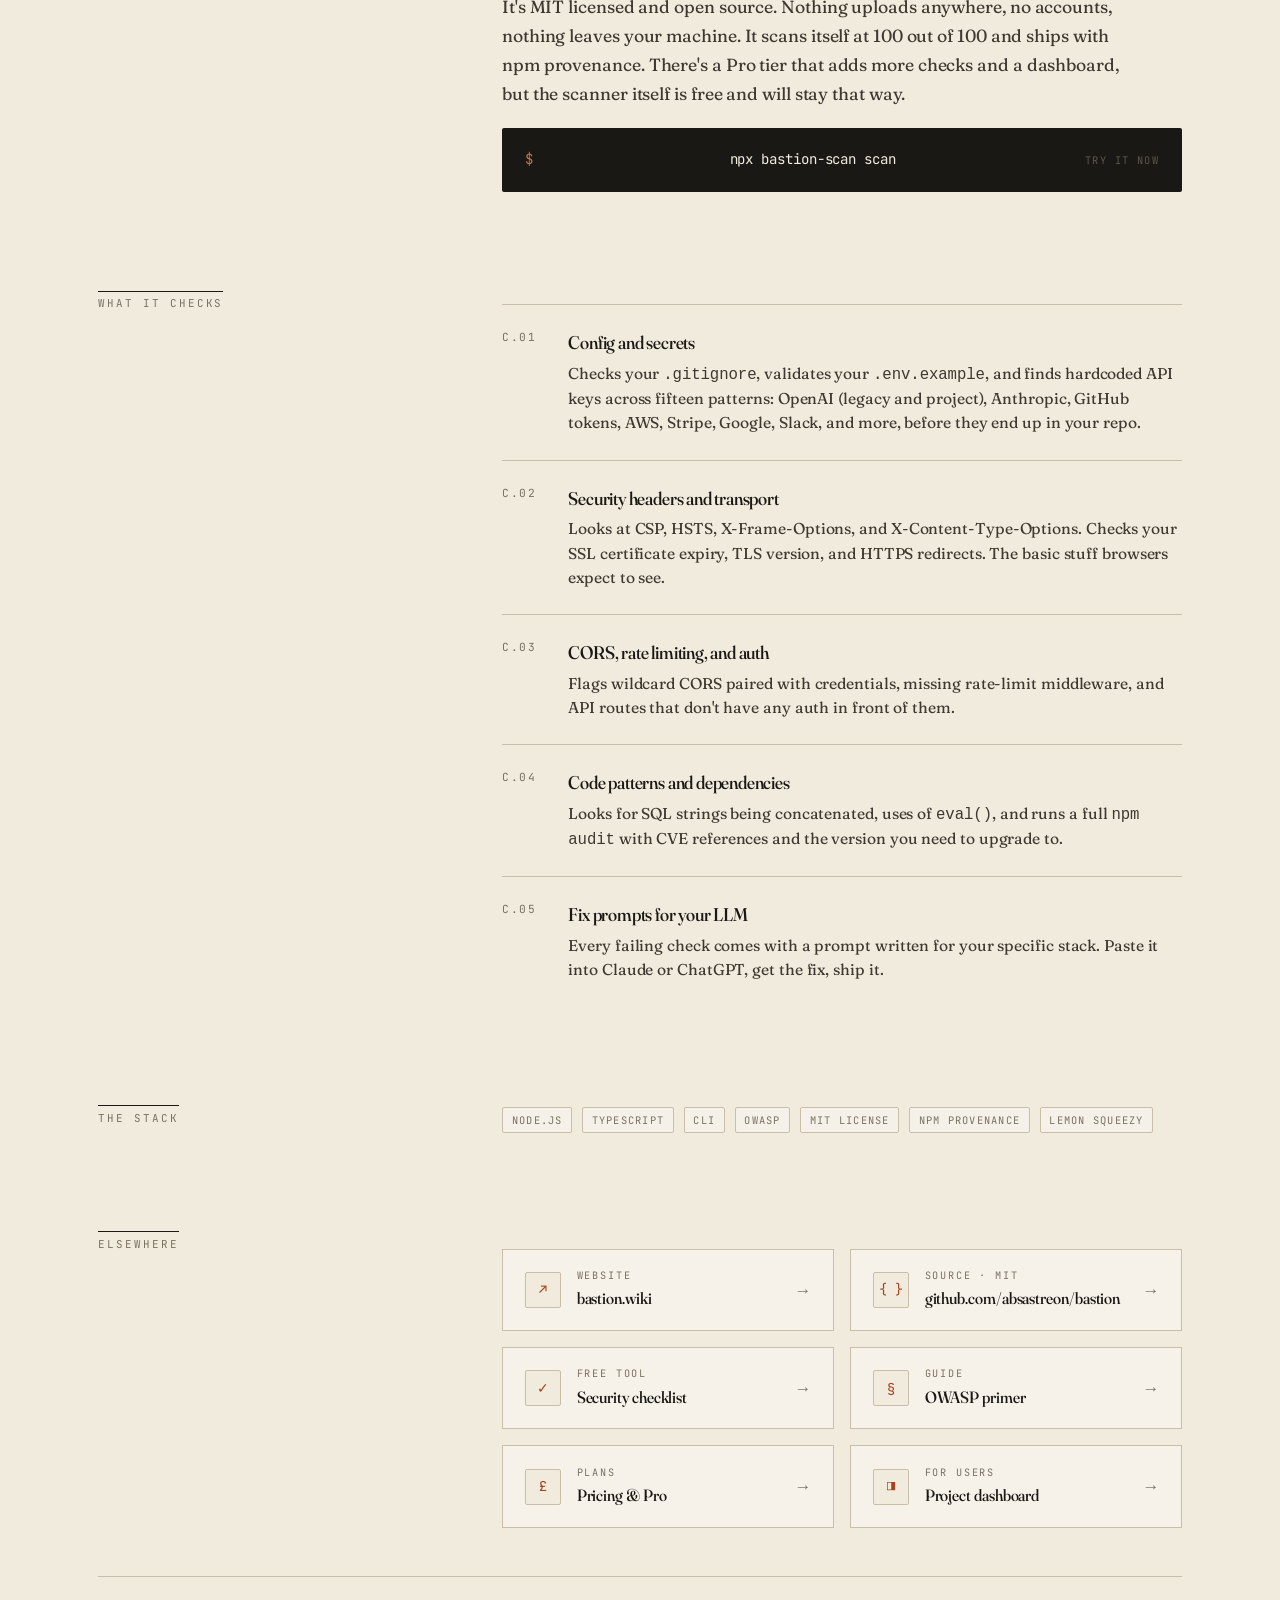
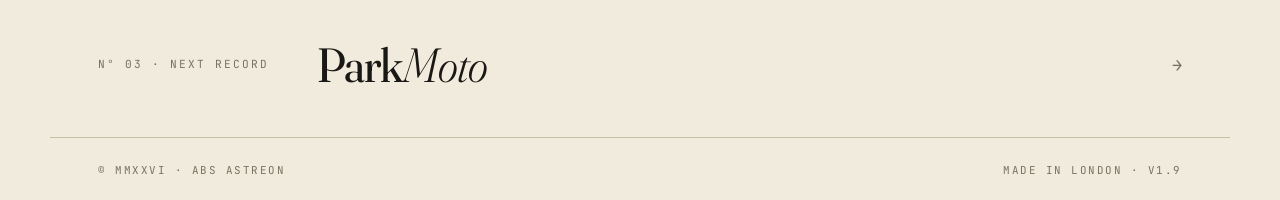
<file: projects/bastion.html>
<!DOCTYPE html>
<html lang="en">
<head>
  <meta charset="UTF-8" />
  <meta name="viewport" content="width=device-width, initial-scale=1.0" />
  <title>Bastion · ABS Astreon</title>
  <meta name="description" content="Bastion is a free security scanner that runs on your own machine. One command checks for secrets, missing headers, and other common problems." />
  <meta name="theme-color" content="#f1ebdd" />

  <meta property="og:title" content="Bastion · ABS Astreon" />
  <meta property="og:description" content="A free security scanner that runs on your own machine." />
  <meta property="og:type" content="article" />

  <link rel="canonical" href="https://absastreon.github.io/projects/bastion.html" />
  <link rel="alternate" type="application/rss+xml" title="ABS Astreon · Writing" href="../writing/rss.xml" />

  <link rel="preconnect" href="https://fonts.googleapis.com" />
  <link rel="preconnect" href="https://fonts.gstatic.com" crossorigin />
  <link
    href="https://fonts.googleapis.com/css2?family=Fraunces:ital,opsz,wght,SOFT@0,9..144,300..900,0..100;1,9..144,300..900,0..100&family=JetBrains+Mono:wght@400;500&display=swap"
    rel="stylesheet"
  />

  <link rel="stylesheet" href="../styles.css" />
</head>

<body>
  <header class="shell site-header">
    <div class="wordmark reveal d1">
      <a href="../index.html">ABS <span>·</span> ASTREON</a>
    </div>
    <nav class="site-nav reveal d2">
      <a href="../index.html#works">Works</a>
      <a href="../index.html#workshop">Workshop</a>
      <a href="../writing/index.html">Writing</a>
      <a href="../about.html">About</a>
      <a href="../uses.html">Uses</a>
      <a href="../index.html#contact">Contact</a>
    </nav>
  </header>

  <main class="shell">
    <a href="../index.html" class="back-link reveal d1">
      <span class="arrow">←</span> Back to index
    </a>

    <section class="detail-header reveal d2">
      <p class="detail-meta">
        <span class="num">02</span>
        <span class="sep"></span>
        <span>MMXXVI</span>
        <span class="sep"></span>
        <span class="live">Live · OSS</span>
        <span class="sep"></span>
        <span>Node.js · MIT</span>
      </p>
      <h1 class="detail-title"><em>Bastion</em></h1>
      <p class="detail-tagline">A security scanner you can run on your own machine. Free, open source, and built for people shipping a lot of AI-written code.</p>
    </section>

    <div class="detail-cover reveal d3">
      <img src="../assets/covers/bastion.svg" alt="Bastion cover plate" />
    </div>

    <section class="detail-body">
      <div>
        <p class="detail-section-label">Why I built it</p>
      </div>
      <div class="detail-prose">
        <p>
          A lot of code being shipped right now is written with AI help, and a lot of it has basic security problems. Hardcoded API keys, missing headers, CORS policies that are wide open. Two pieces of research underline the scale of the problem. A 2021 NYU study (<a href="https://arxiv.org/abs/2108.09293" target="_blank" rel="noopener">Pearce et al.</a>) found roughly 40% of GitHub Copilot completions in security-sensitive contexts contained vulnerabilities. A 2022 Stanford study (<a href="https://arxiv.org/abs/2211.03622" target="_blank" rel="noopener">Perry et al.</a>) found that developers using AI assistants wrote significantly less secure code, and were more likely to believe it was secure. The tools that catch this kind of thing start at £300 a month, which rules out most indie developers and small teams.
        </p>
        <p>
          Bastion is what I wanted to exist. You run <code>npx bastion-scan</code>, it checks your project across fifteen common security gaps in a few seconds, and writes a fix prompt for each one. Paste that prompt into Claude or ChatGPT and you can ship the fix the same afternoon.
        </p>
        <p>
          It's MIT licensed and open source. Nothing uploads anywhere, no accounts, nothing leaves your machine. It scans itself at 100 out of 100 and ships with npm provenance. There's a Pro tier that adds more checks and a dashboard, but the scanner itself is free and will stay that way.
        </p>

        <div class="cli-box" data-copy="npx bastion-scan scan">
          <span>npx bastion-scan scan</span>
          <span class="copy-hint">Try it now</span>
        </div>
      </div>
    </section>

    <section class="detail-body">
      <div>
        <p class="detail-section-label">What it checks</p>
      </div>
      <div>
        <div class="features">
          <div class="feature">
            <span class="feature-num">C.01</span>
            <div>
              <h4>Config and secrets</h4>
              <p>Checks your <code>.gitignore</code>, validates your <code>.env.example</code>, and finds hardcoded API keys across fifteen patterns: OpenAI (legacy and project), Anthropic, GitHub tokens, AWS, Stripe, Google, Slack, and more, before they end up in your repo.</p>
            </div>
          </div>
          <div class="feature">
            <span class="feature-num">C.02</span>
            <div>
              <h4>Security headers and transport</h4>
              <p>Looks at CSP, HSTS, X-Frame-Options, and X-Content-Type-Options. Checks your SSL certificate expiry, TLS version, and HTTPS redirects. The basic stuff browsers expect to see.</p>
            </div>
          </div>
          <div class="feature">
            <span class="feature-num">C.03</span>
            <div>
              <h4>CORS, rate limiting, and auth</h4>
              <p>Flags wildcard CORS paired with credentials, missing rate-limit middleware, and API routes that don't have any auth in front of them.</p>
            </div>
          </div>
          <div class="feature">
            <span class="feature-num">C.04</span>
            <div>
              <h4>Code patterns and dependencies</h4>
              <p>Looks for SQL strings being concatenated, uses of <code>eval()</code>, and runs a full <code>npm audit</code> with CVE references and the version you need to upgrade to.</p>
            </div>
          </div>
          <div class="feature">
            <span class="feature-num">C.05</span>
            <div>
              <h4>Fix prompts for your LLM</h4>
              <p>Every failing check comes with a prompt written for your specific stack. Paste it into Claude or ChatGPT, get the fix, ship it.</p>
            </div>
          </div>
        </div>
      </div>
    </section>

    <section class="detail-body">
      <div>
        <p class="detail-section-label">The stack</p>
      </div>
      <div>
        <div class="project-stack" style="gap: 0.6rem;">
          <span>Node.js</span>
          <span>TypeScript</span>
          <span>CLI</span>
          <span>OWASP</span>
          <span>MIT License</span>
          <span>npm provenance</span>

          <span>Lemon Squeezy</span>
        </div>
      </div>
    </section>

    <section class="detail-body">
      <div>
        <p class="detail-section-label">Elsewhere</p>
      </div>
      <div>
        <div class="links-grid">
          <a class="link-card" href="https://bastion.wiki" target="_blank" rel="noopener">
            <span class="glyph">↗</span>
            <span class="meta">
              <span class="label">Website</span>
              <span class="value">bastion.wiki</span>
            </span>
            <span class="arrow">→</span>
          </a>
          <a class="link-card" href="https://github.com/absastreon/bastion" target="_blank" rel="noopener">
            <span class="glyph">{ }</span>
            <span class="meta">
              <span class="label">Source · MIT</span>
              <span class="value">github.com/absastreon/bastion</span>
            </span>
            <span class="arrow">→</span>
          </a>
          <a class="link-card" href="https://bastion.wiki/checklist" target="_blank" rel="noopener">
            <span class="glyph">✓</span>
            <span class="meta">
              <span class="label">Free tool</span>
              <span class="value">Security checklist</span>
            </span>
            <span class="arrow">→</span>
          </a>
          <a class="link-card" href="https://bastion.wiki/owasp" target="_blank" rel="noopener">
            <span class="glyph">§</span>
            <span class="meta">
              <span class="label">Guide</span>
              <span class="value">OWASP primer</span>
            </span>
            <span class="arrow">→</span>
          </a>
          <a class="link-card" href="https://bastion.wiki/pricing" target="_blank" rel="noopener">
            <span class="glyph">£</span>
            <span class="meta">
              <span class="label">Plans</span>
              <span class="value">Pricing &amp; Pro</span>
            </span>
            <span class="arrow">→</span>
          </a>
          <a class="link-card" href="https://bastion.wiki/dashboard" target="_blank" rel="noopener">
            <span class="glyph">◨</span>
            <span class="meta">
              <span class="label">For users</span>
              <span class="value">Project dashboard</span>
            </span>
            <span class="arrow">→</span>
          </a>
        </div>
      </div>
    </section>

    <a class="next-project" href="parkmoto.html">
      <span class="label">N° 03 · Next record</span>
      <h3 class="title">Park<em>Moto</em></h3>
      <span class="arrow">→</span>
    </a>
  </main>

  <div class="footer-rule">
    <span>© MMXXVI · ABS Astreon</span>
    <span>Made in London · v1.9</span>
  </div>

  <script src="../scripts.js" defer></script>
</body>
</html>
</file>
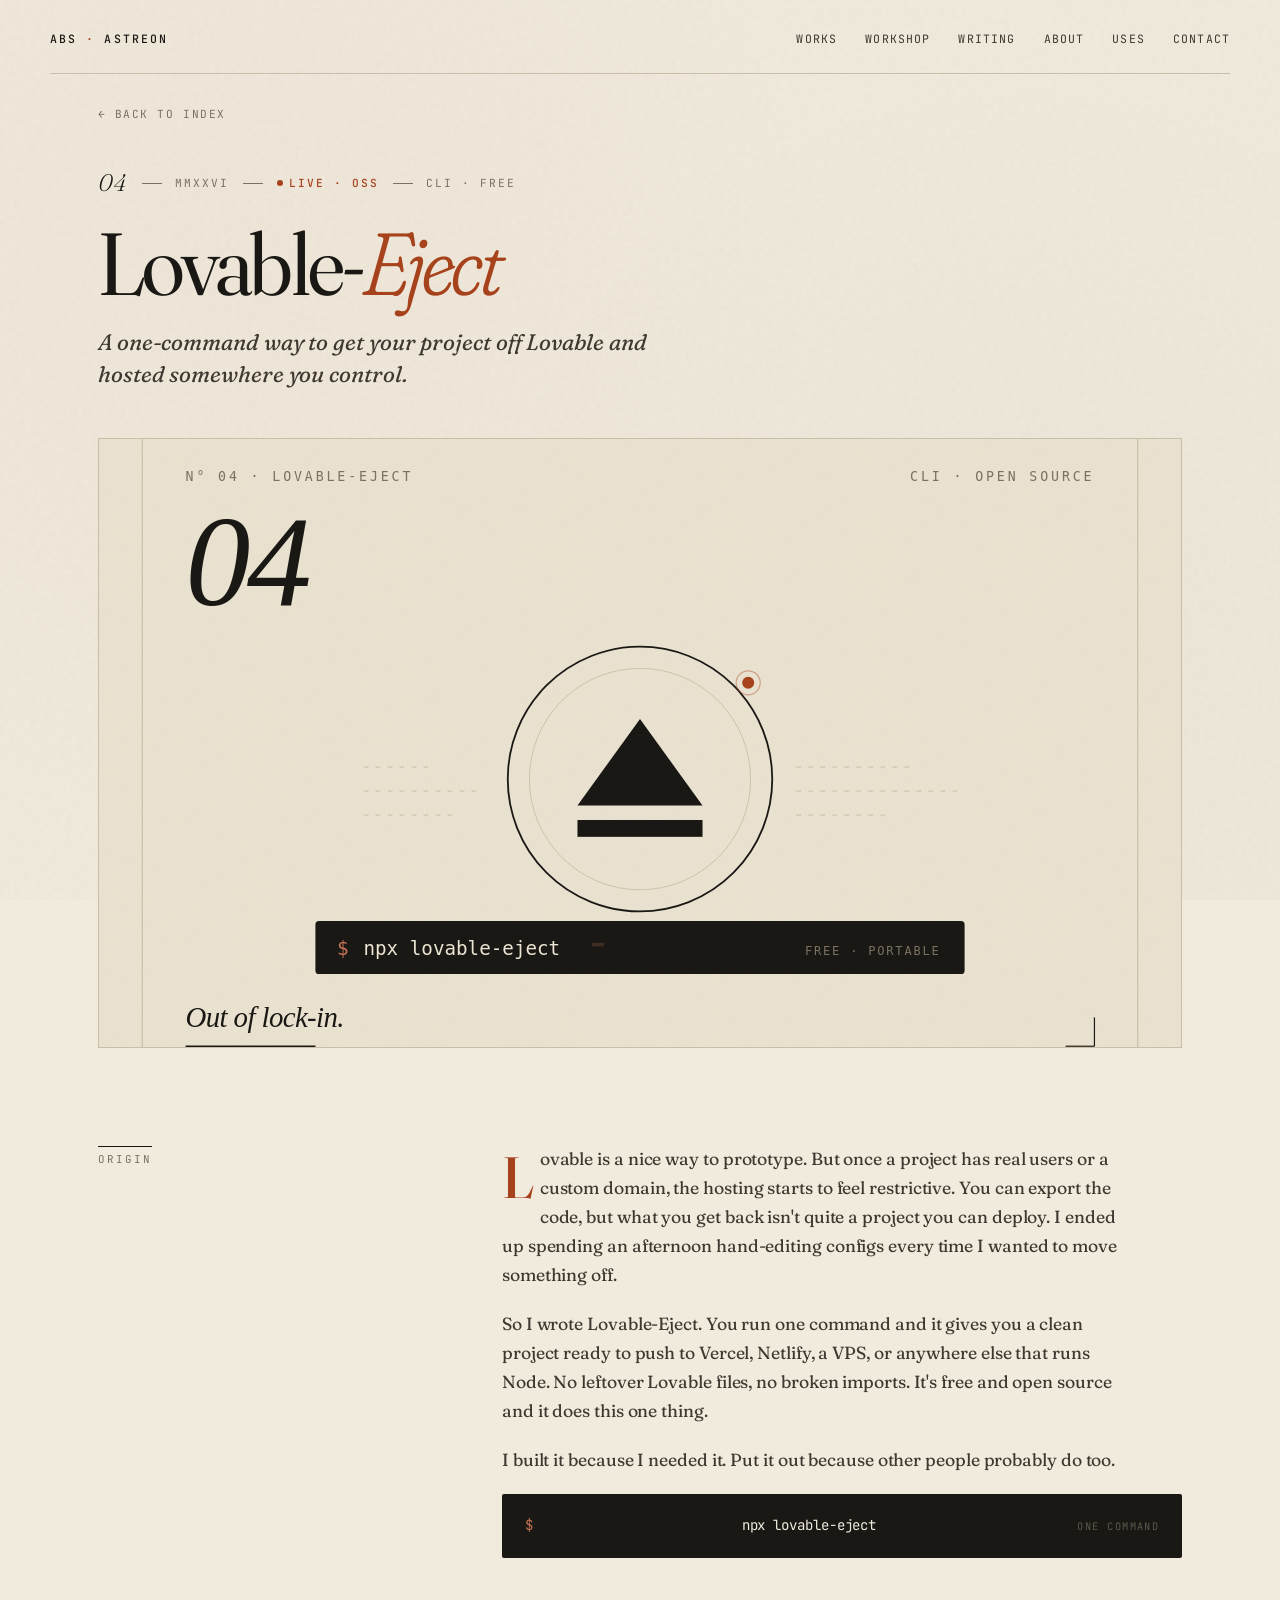
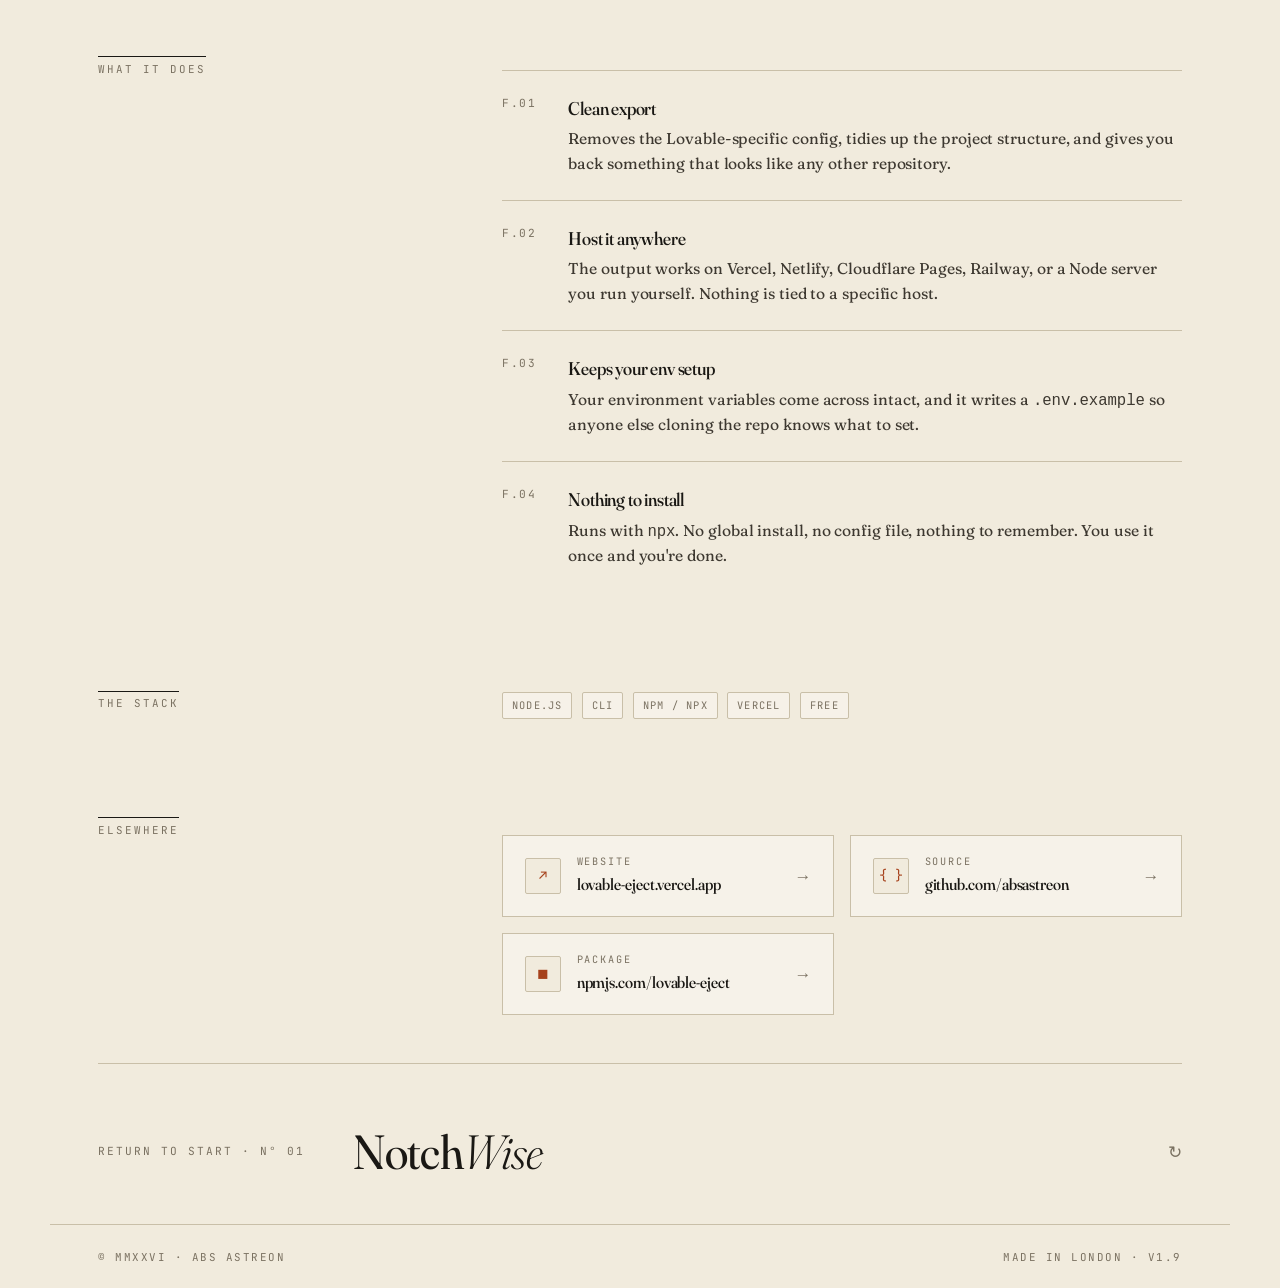
<file: projects/lovable-eject.html>
<!DOCTYPE html>
<html lang="en">
<head>
  <meta charset="UTF-8" />
  <meta name="viewport" content="width=device-width, initial-scale=1.0" />
  <title>Lovable-Eject · ABS Astreon</title>
  <meta name="description" content="A small CLI that exports your Lovable project so you can host it wherever you want. Free and open source." />
  <meta name="theme-color" content="#f1ebdd" />

  <meta property="og:title" content="Lovable-Eject · ABS Astreon" />
  <meta property="og:description" content="Get your code out of Lovable. Host it wherever you like." />
  <meta property="og:type" content="article" />

  <link rel="canonical" href="https://absastreon.github.io/projects/lovable-eject.html" />
  <link rel="alternate" type="application/rss+xml" title="ABS Astreon · Writing" href="../writing/rss.xml" />

  <link rel="preconnect" href="https://fonts.googleapis.com" />
  <link rel="preconnect" href="https://fonts.gstatic.com" crossorigin />
  <link
    href="https://fonts.googleapis.com/css2?family=Fraunces:ital,opsz,wght,SOFT@0,9..144,300..900,0..100;1,9..144,300..900,0..100&family=JetBrains+Mono:wght@400;500&display=swap"
    rel="stylesheet"
  />

  <link rel="stylesheet" href="../styles.css" />
</head>

<body>
  <header class="shell site-header">
    <div class="wordmark reveal d1">
      <a href="../index.html">ABS <span>·</span> ASTREON</a>
    </div>
    <nav class="site-nav reveal d2">
      <a href="../index.html#works">Works</a>
      <a href="../index.html#workshop">Workshop</a>
      <a href="../writing/index.html">Writing</a>
      <a href="../about.html">About</a>
      <a href="../uses.html">Uses</a>
      <a href="../index.html#contact">Contact</a>
    </nav>
  </header>

  <main class="shell">
    <a href="../index.html" class="back-link reveal d1">
      <span class="arrow">←</span> Back to index
    </a>

    <section class="detail-header reveal d2">
      <p class="detail-meta">
        <span class="num">04</span>
        <span class="sep"></span>
        <span>MMXXVI</span>
        <span class="sep"></span>
        <span class="live">Live · OSS</span>
        <span class="sep"></span>
        <span>CLI · Free</span>
      </p>
      <h1 class="detail-title">Lovable-<em>Eject</em></h1>
      <p class="detail-tagline">A one-command way to get your project off Lovable and hosted somewhere you control.</p>
    </section>

    <div class="detail-cover reveal d3">
      <img src="../assets/covers/lovable-eject.svg" alt="Lovable-Eject cover plate" />
    </div>

    <section class="detail-body">
      <div>
        <p class="detail-section-label">Origin</p>
      </div>
      <div class="detail-prose">
        <p>
          Lovable is a nice way to prototype. But once a project has real users or a custom domain, the hosting starts to feel restrictive. You can export the code, but what you get back isn't quite a project you can deploy. I ended up spending an afternoon hand-editing configs every time I wanted to move something off.
        </p>
        <p>
          So I wrote Lovable-Eject. You run one command and it gives you a clean project ready to push to Vercel, Netlify, a VPS, or anywhere else that runs Node. No leftover Lovable files, no broken imports. It's free and open source and it does this one thing.
        </p>
        <p>
          I built it because I needed it. Put it out because other people probably do too.
        </p>

        <div class="cli-box" data-copy="npx lovable-eject">
          <span>npx lovable-eject</span>
          <span class="copy-hint">One command</span>
        </div>
      </div>
    </section>

    <section class="detail-body">
      <div>
        <p class="detail-section-label">What it does</p>
      </div>
      <div>
        <div class="features">
          <div class="feature">
            <span class="feature-num">F.01</span>
            <div>
              <h4>Clean export</h4>
              <p>Removes the Lovable-specific config, tidies up the project structure, and gives you back something that looks like any other repository.</p>
            </div>
          </div>
          <div class="feature">
            <span class="feature-num">F.02</span>
            <div>
              <h4>Host it anywhere</h4>
              <p>The output works on Vercel, Netlify, Cloudflare Pages, Railway, or a Node server you run yourself. Nothing is tied to a specific host.</p>
            </div>
          </div>
          <div class="feature">
            <span class="feature-num">F.03</span>
            <div>
              <h4>Keeps your env setup</h4>
              <p>Your environment variables come across intact, and it writes a <code>.env.example</code> so anyone else cloning the repo knows what to set.</p>
            </div>
          </div>
          <div class="feature">
            <span class="feature-num">F.04</span>
            <div>
              <h4>Nothing to install</h4>
              <p>Runs with <code>npx</code>. No global install, no config file, nothing to remember. You use it once and you're done.</p>
            </div>
          </div>
        </div>
      </div>
    </section>

    <section class="detail-body">
      <div>
        <p class="detail-section-label">The stack</p>
      </div>
      <div>
        <div class="project-stack" style="gap: 0.6rem;">
          <span>Node.js</span>
          <span>CLI</span>
          <span>npm / npx</span>
          <span>Vercel</span>
          <span>Free</span>
        </div>
      </div>
    </section>

    <section class="detail-body">
      <div>
        <p class="detail-section-label">Elsewhere</p>
      </div>
      <div>
        <div class="links-grid">
          <a class="link-card" href="https://lovable-eject.vercel.app" target="_blank" rel="noopener">
            <span class="glyph">↗</span>
            <span class="meta">
              <span class="label">Website</span>
              <span class="value">lovable-eject.vercel.app</span>
            </span>
            <span class="arrow">→</span>
          </a>
          <a class="link-card" href="https://github.com/absastreon/lovable-eject" target="_blank" rel="noopener">
            <span class="glyph">{ }</span>
            <span class="meta">
              <span class="label">Source</span>
              <span class="value">github.com/absastreon</span>
            </span>
            <span class="arrow">→</span>
          </a>
          <a class="link-card" href="https://www.npmjs.com/package/lovable-eject" target="_blank" rel="noopener">
            <span class="glyph">◼</span>
            <span class="meta">
              <span class="label">Package</span>
              <span class="value">npmjs.com/lovable-eject</span>
            </span>
            <span class="arrow">→</span>
          </a>
        </div>
      </div>
    </section>

    <a class="next-project" href="notchwise.html">
      <span class="label">Return to start · N° 01</span>
      <h3 class="title">Notch<em>Wise</em></h3>
      <span class="arrow">↻</span>
    </a>
  </main>

  <div class="footer-rule">
    <span>© MMXXVI · ABS Astreon</span>
    <span>Made in London · v1.9</span>
  </div>

  <script src="../scripts.js" defer></script>
</body>
</html>
</file>
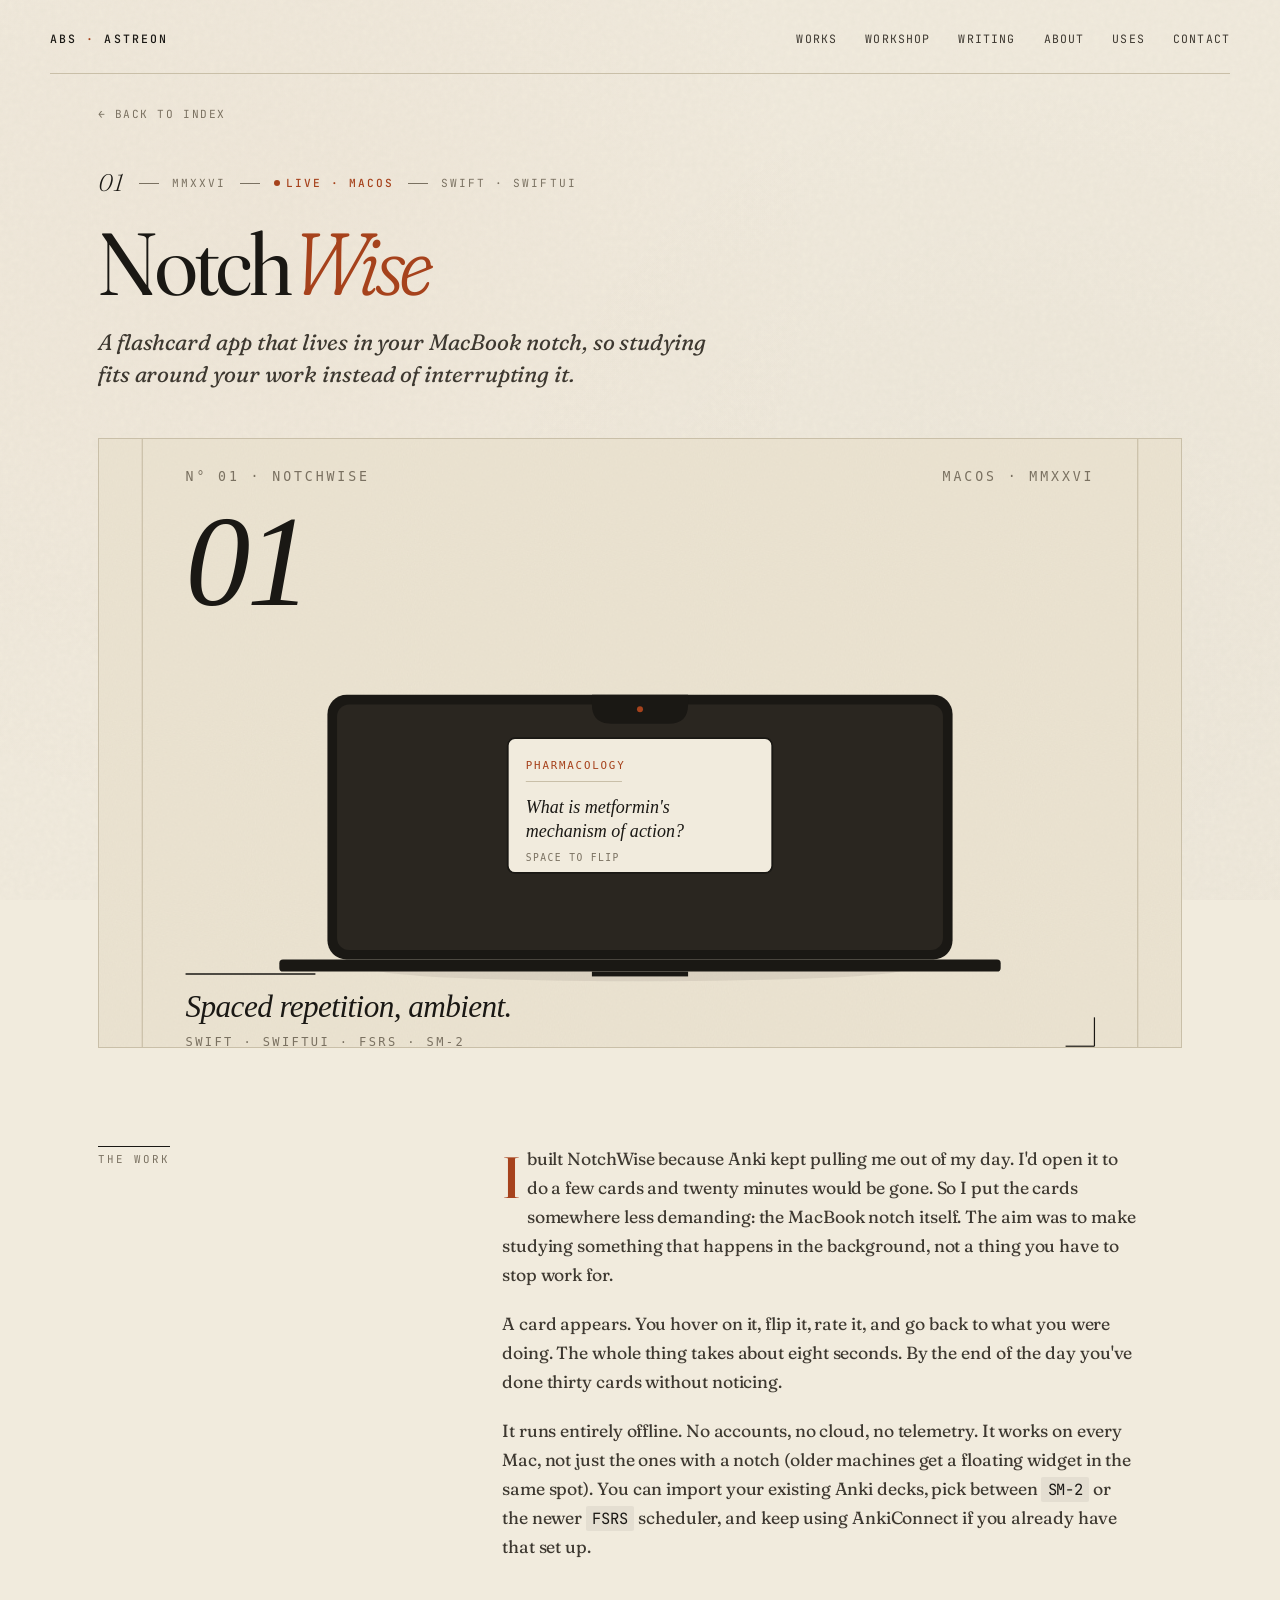
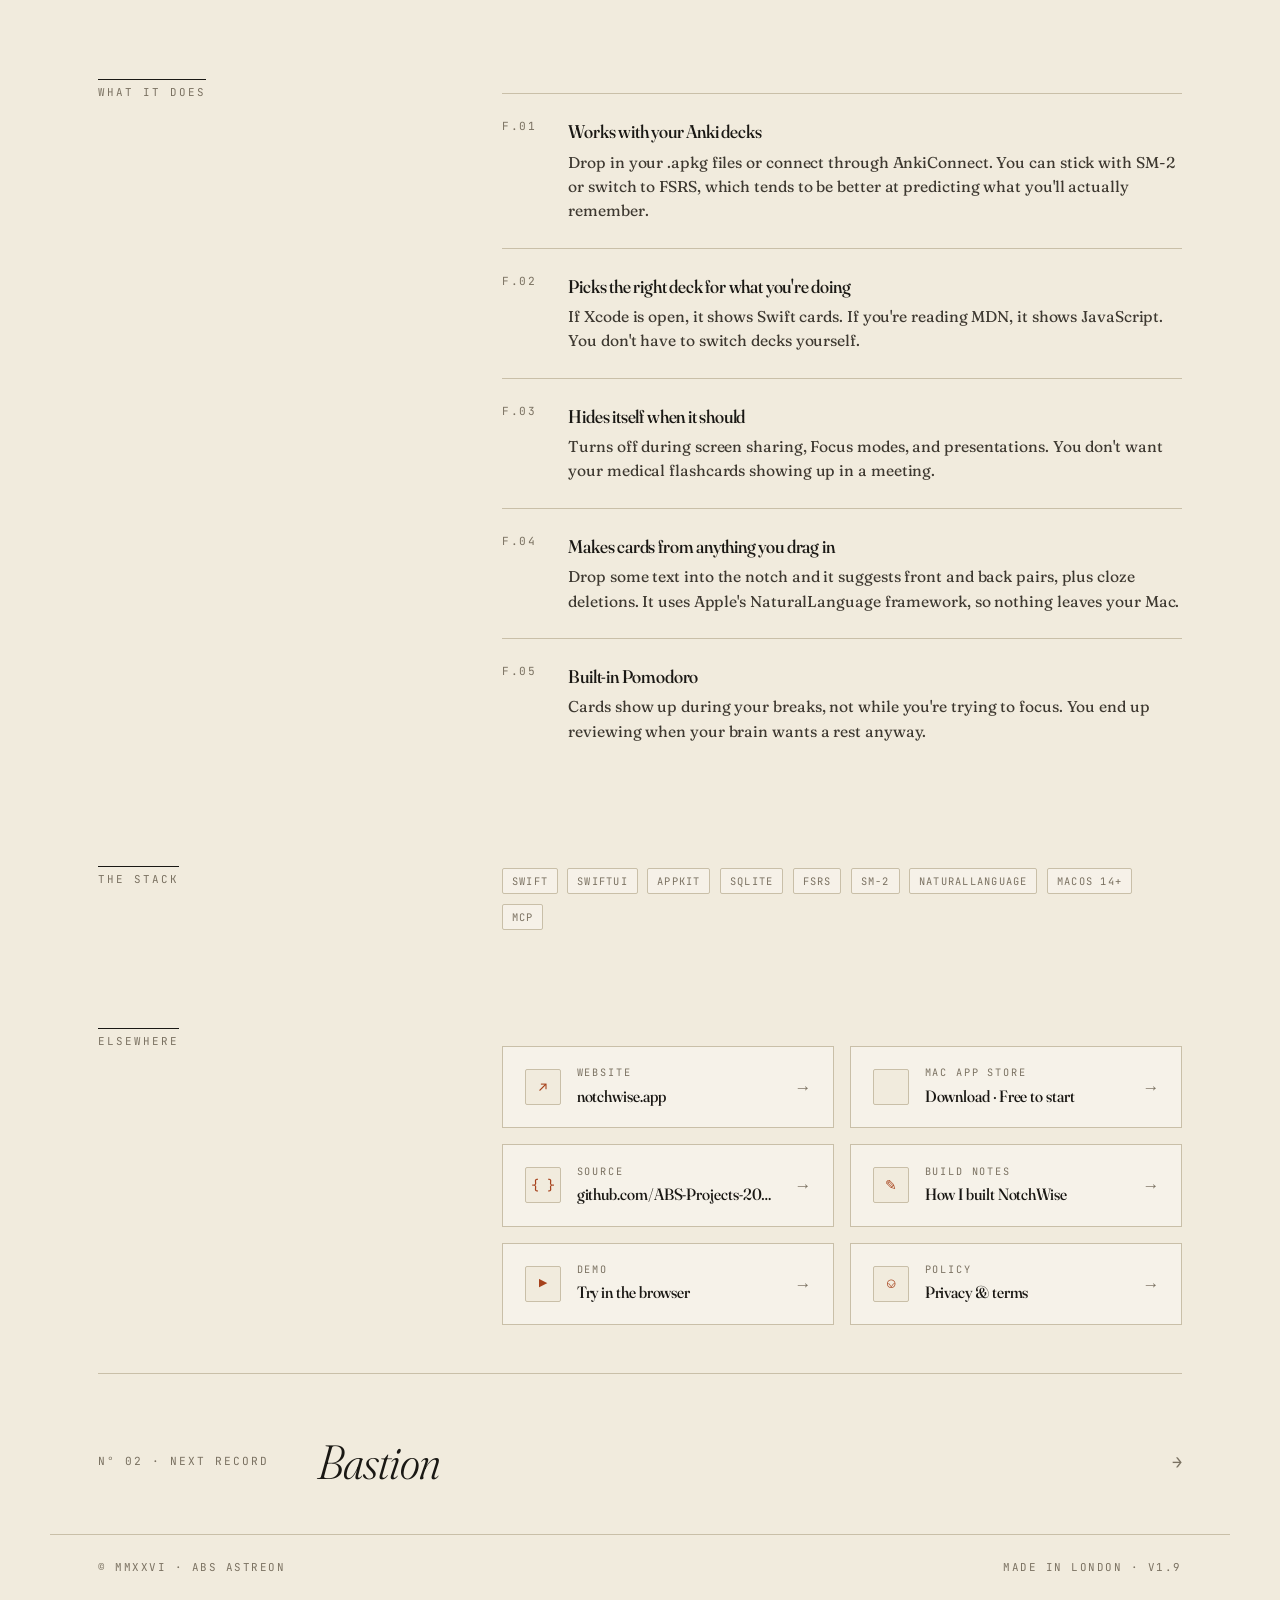
<file: projects/notchwise.html>
<!DOCTYPE html>
<html lang="en">
<head>
  <meta charset="UTF-8" />
  <meta name="viewport" content="width=device-width, initial-scale=1.0" />
  <title>NotchWise · ABS Astreon</title>
  <meta name="description" content="NotchWise is a spaced repetition flashcard app that lives in your MacBook notch. Offline and Anki-compatible." />
  <meta name="theme-color" content="#f1ebdd" />

  <meta property="og:title" content="NotchWise · ABS Astreon" />
  <meta property="og:description" content="A flashcard app that lives in your MacBook notch." />
  <meta property="og:type" content="article" />

  <link rel="canonical" href="https://absastreon.github.io/projects/notchwise.html" />
  <link rel="alternate" type="application/rss+xml" title="ABS Astreon · Writing" href="../writing/rss.xml" />

  <link rel="preconnect" href="https://fonts.googleapis.com" />
  <link rel="preconnect" href="https://fonts.gstatic.com" crossorigin />
  <link
    href="https://fonts.googleapis.com/css2?family=Fraunces:ital,opsz,wght,SOFT@0,9..144,300..900,0..100;1,9..144,300..900,0..100&family=JetBrains+Mono:wght@400;500&display=swap"
    rel="stylesheet"
  />

  <link rel="stylesheet" href="../styles.css" />
</head>

<body>
  <header class="shell site-header">
    <div class="wordmark reveal d1">
      <a href="../index.html">ABS <span>·</span> ASTREON</a>
    </div>
    <nav class="site-nav reveal d2">
      <a href="../index.html#works">Works</a>
      <a href="../index.html#workshop">Workshop</a>
      <a href="../writing/index.html">Writing</a>
      <a href="../about.html">About</a>
      <a href="../uses.html">Uses</a>
      <a href="../index.html#contact">Contact</a>
    </nav>
  </header>

  <main class="shell">
    <a href="../index.html" class="back-link reveal d1">
      <span class="arrow">←</span> Back to index
    </a>

    <section class="detail-header reveal d2">
      <p class="detail-meta">
        <span class="num">01</span>
        <span class="sep"></span>
        <span>MMXXVI</span>
        <span class="sep"></span>
        <span class="live">Live · macOS</span>
        <span class="sep"></span>
        <span>Swift · SwiftUI</span>
      </p>
      <h1 class="detail-title">Notch<em>Wise</em></h1>
      <p class="detail-tagline">A flashcard app that lives in your MacBook notch, so studying fits around your work instead of interrupting it.</p>
    </section>

    <div class="detail-cover reveal d3">
      <img src="../assets/covers/notchwise.svg" alt="NotchWise cover plate" />
    </div>

    <section class="detail-body">
      <div>
        <p class="detail-section-label">The work</p>
      </div>
      <div class="detail-prose">
        <p>
          I built NotchWise because Anki kept pulling me out of my day. I'd open it to do a few cards and twenty minutes would be gone. So I put the cards somewhere less demanding: the MacBook notch itself. The aim was to make studying something that happens in the background, not a thing you have to stop work for.
        </p>
        <p>
          A card appears. You hover on it, flip it, rate it, and go back to what you were doing. The whole thing takes about eight seconds. By the end of the day you've done thirty cards without noticing.
        </p>
        <p>
          It runs entirely offline. No accounts, no cloud, no telemetry. It works on every Mac, not just the ones with a notch (older machines get a floating widget in the same spot). You can import your existing Anki decks, pick between <code>SM-2</code> or the newer <code>FSRS</code> scheduler, and keep using AnkiConnect if you already have that set up.
        </p>
      </div>
    </section>

    <section class="detail-body">
      <div>
        <p class="detail-section-label">What it does</p>
      </div>
      <div>
        <div class="features">
          <div class="feature">
            <span class="feature-num">F.01</span>
            <div>
              <h4>Works with your Anki decks</h4>
              <p>Drop in your .apkg files or connect through AnkiConnect. You can stick with SM-2 or switch to FSRS, which tends to be better at predicting what you'll actually remember.</p>
            </div>
          </div>
          <div class="feature">
            <span class="feature-num">F.02</span>
            <div>
              <h4>Picks the right deck for what you're doing</h4>
              <p>If Xcode is open, it shows Swift cards. If you're reading MDN, it shows JavaScript. You don't have to switch decks yourself.</p>
            </div>
          </div>
          <div class="feature">
            <span class="feature-num">F.03</span>
            <div>
              <h4>Hides itself when it should</h4>
              <p>Turns off during screen sharing, Focus modes, and presentations. You don't want your medical flashcards showing up in a meeting.</p>
            </div>
          </div>
          <div class="feature">
            <span class="feature-num">F.04</span>
            <div>
              <h4>Makes cards from anything you drag in</h4>
              <p>Drop some text into the notch and it suggests front and back pairs, plus cloze deletions. It uses Apple's NaturalLanguage framework, so nothing leaves your Mac.</p>
            </div>
          </div>
          <div class="feature">
            <span class="feature-num">F.05</span>
            <div>
              <h4>Built-in Pomodoro</h4>
              <p>Cards show up during your breaks, not while you're trying to focus. You end up reviewing when your brain wants a rest anyway.</p>
            </div>
          </div>
        </div>
      </div>
    </section>

    <section class="detail-body">
      <div>
        <p class="detail-section-label">The stack</p>
      </div>
      <div>
        <div class="project-stack" style="gap: 0.6rem;">
          <span>Swift</span>
          <span>SwiftUI</span>
          <span>AppKit</span>
          <span>SQLite</span>
          <span>FSRS</span>
          <span>SM-2</span>
          <span>NaturalLanguage</span>
          <span>macOS 14+</span>
          <span>MCP</span>
        </div>
      </div>
    </section>

    <section class="detail-body">
      <div>
        <p class="detail-section-label">Elsewhere</p>
      </div>
      <div>
        <div class="links-grid">
          <a class="link-card" href="https://notchwise.app" target="_blank" rel="noopener">
            <span class="glyph">↗</span>
            <span class="meta">
              <span class="label">Website</span>
              <span class="value">notchwise.app</span>
            </span>
            <span class="arrow">→</span>
          </a>
          <a class="link-card" href="https://apps.apple.com/app/notchwise/id6760242442" target="_blank" rel="noopener">
            <span class="glyph"></span>
            <span class="meta">
              <span class="label">Mac App Store</span>
              <span class="value">Download · Free to start</span>
            </span>
            <span class="arrow">→</span>
          </a>
          <a class="link-card" href="https://github.com/ABS-Projects-2026/NotchWise-Public" target="_blank" rel="noopener">
            <span class="glyph">{ }</span>
            <span class="meta">
              <span class="label">Source</span>
              <span class="value">github.com/ABS-Projects-2026</span>
            </span>
            <span class="arrow">→</span>
          </a>
          <a class="link-card" href="https://notchwise.app/blog/how-i-built-notchwise" target="_blank" rel="noopener">
            <span class="glyph">✎</span>
            <span class="meta">
              <span class="label">Build notes</span>
              <span class="value">How I built NotchWise</span>
            </span>
            <span class="arrow">→</span>
          </a>
          <a class="link-card" href="https://notchwise.app/try" target="_blank" rel="noopener">
            <span class="glyph">▶</span>
            <span class="meta">
              <span class="label">Demo</span>
              <span class="value">Try in the browser</span>
            </span>
            <span class="arrow">→</span>
          </a>
          <a class="link-card" href="https://notchwise.app/privacy" target="_blank" rel="noopener">
            <span class="glyph">⎉</span>
            <span class="meta">
              <span class="label">Policy</span>
              <span class="value">Privacy & terms</span>
            </span>
            <span class="arrow">→</span>
          </a>
        </div>
      </div>
    </section>

    <a class="next-project" href="bastion.html">
      <span class="label">N° 02 · Next record</span>
      <h3 class="title"><em>Bastion</em></h3>
      <span class="arrow">→</span>
    </a>
  </main>

  <div class="footer-rule">
    <span>© MMXXVI · ABS Astreon</span>
    <span>Made in London · v1.9</span>
  </div>
</body>
</html>
</file>
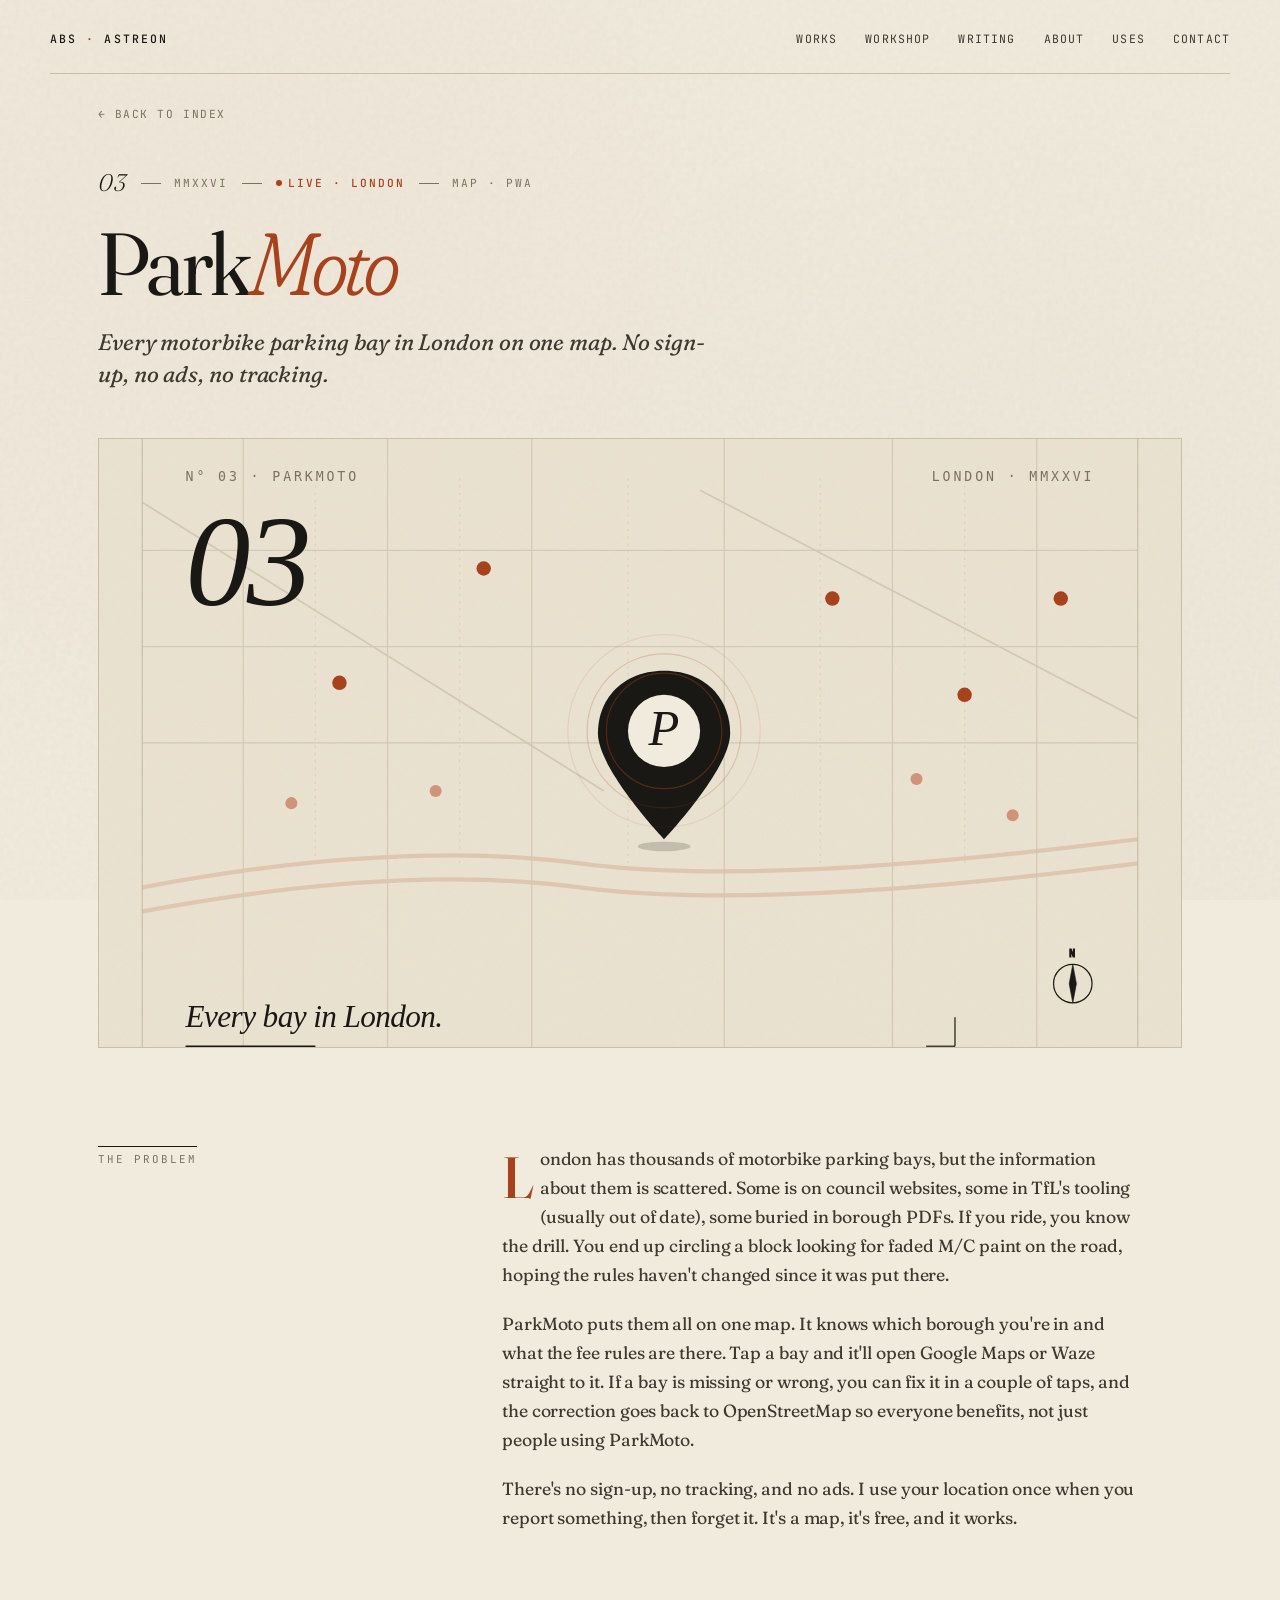
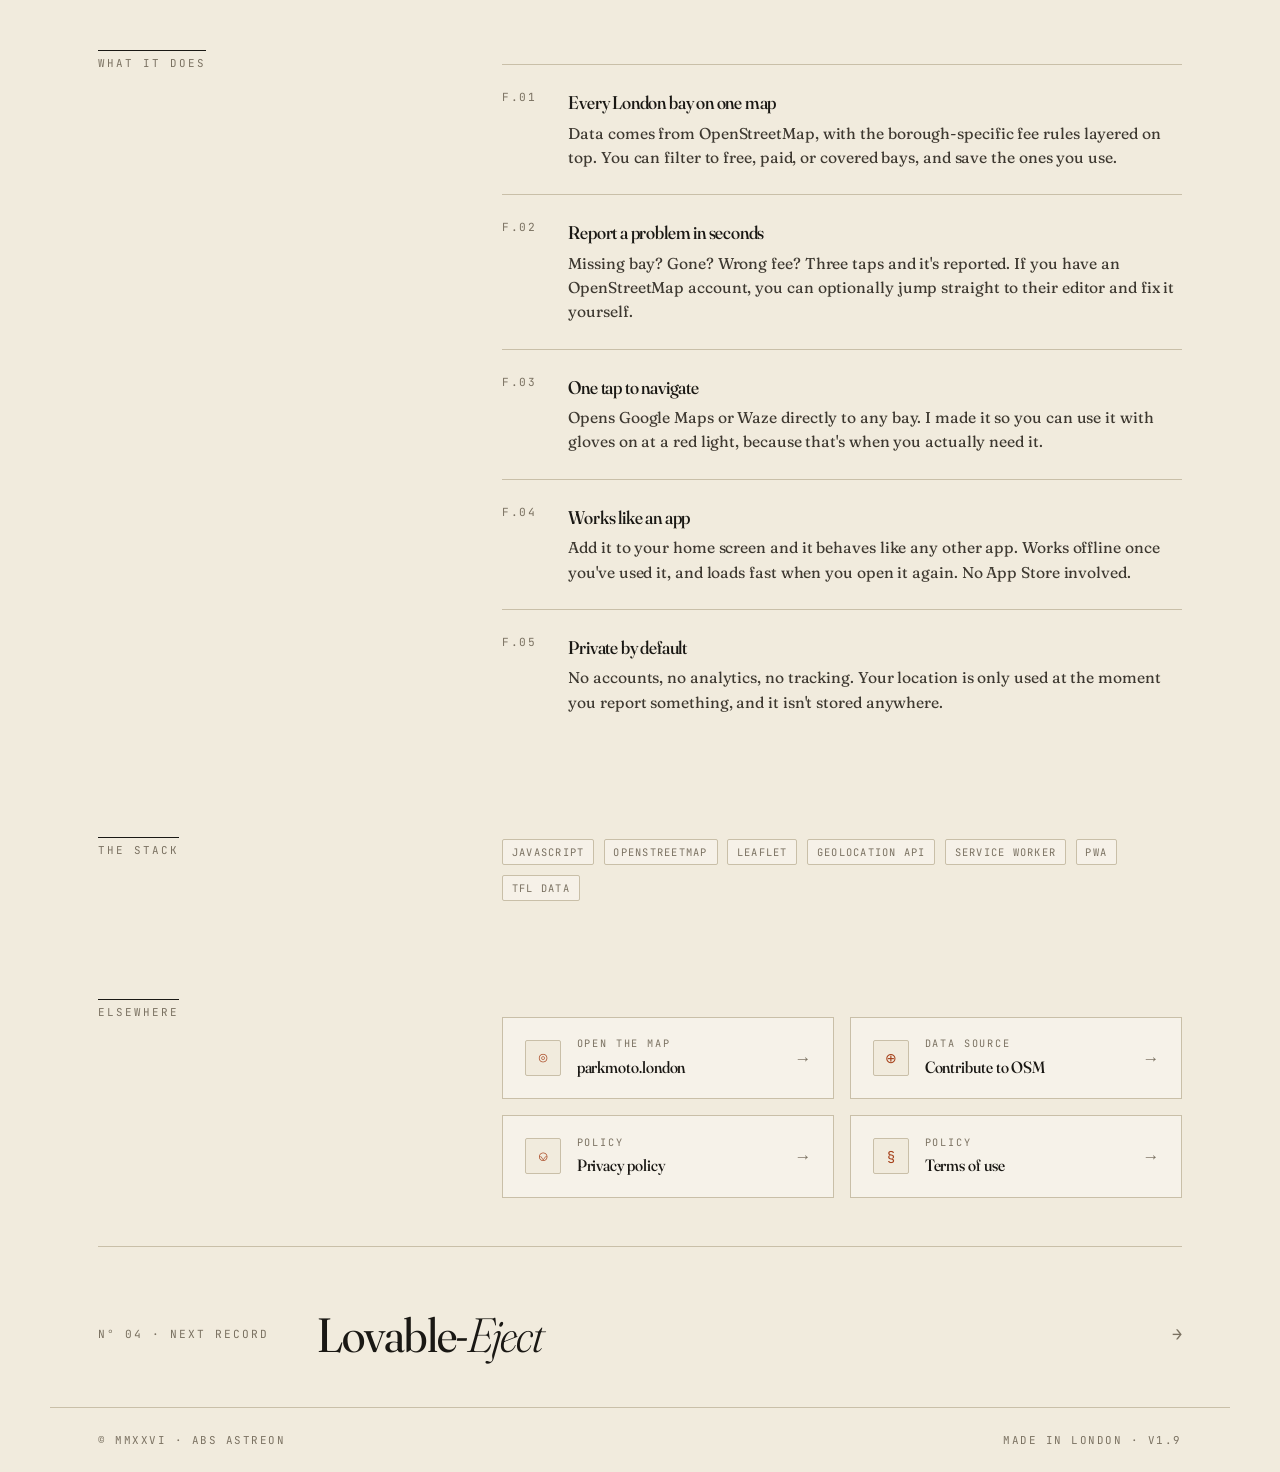
<file: projects/parkmoto.html>
<!DOCTYPE html>
<html lang="en">
<head>
  <meta charset="UTF-8" />
  <meta name="viewport" content="width=device-width, initial-scale=1.0" />
  <title>ParkMoto · ABS Astreon</title>
  <meta name="description" content="ParkMoto shows every motorbike parking bay in London on one free map. No sign-up, no ads." />
  <meta name="theme-color" content="#f1ebdd" />

  <meta property="og:title" content="ParkMoto · ABS Astreon" />
  <meta property="og:description" content="A free motorbike parking map for London." />
  <meta property="og:type" content="article" />

  <link rel="canonical" href="https://absastreon.github.io/projects/parkmoto.html" />
  <link rel="alternate" type="application/rss+xml" title="ABS Astreon · Writing" href="../writing/rss.xml" />

  <link rel="preconnect" href="https://fonts.googleapis.com" />
  <link rel="preconnect" href="https://fonts.gstatic.com" crossorigin />
  <link
    href="https://fonts.googleapis.com/css2?family=Fraunces:ital,opsz,wght,SOFT@0,9..144,300..900,0..100;1,9..144,300..900,0..100&family=JetBrains+Mono:wght@400;500&display=swap"
    rel="stylesheet"
  />

  <link rel="stylesheet" href="../styles.css" />
</head>

<body>
  <header class="shell site-header">
    <div class="wordmark reveal d1">
      <a href="../index.html">ABS <span>·</span> ASTREON</a>
    </div>
    <nav class="site-nav reveal d2">
      <a href="../index.html#works">Works</a>
      <a href="../index.html#workshop">Workshop</a>
      <a href="../writing/index.html">Writing</a>
      <a href="../about.html">About</a>
      <a href="../uses.html">Uses</a>
      <a href="../index.html#contact">Contact</a>
    </nav>
  </header>

  <main class="shell">
    <a href="../index.html" class="back-link reveal d1">
      <span class="arrow">←</span> Back to index
    </a>

    <section class="detail-header reveal d2">
      <p class="detail-meta">
        <span class="num">03</span>
        <span class="sep"></span>
        <span>MMXXVI</span>
        <span class="sep"></span>
        <span class="live">Live · London</span>
        <span class="sep"></span>
        <span>Map · PWA</span>
      </p>
      <h1 class="detail-title">Park<em>Moto</em></h1>
      <p class="detail-tagline">Every motorbike parking bay in London on one map. No sign-up, no ads, no tracking.</p>
    </section>

    <div class="detail-cover reveal d3">
      <img src="../assets/covers/parkmoto.svg" alt="ParkMoto cover plate" />
    </div>

    <section class="detail-body">
      <div>
        <p class="detail-section-label">The problem</p>
      </div>
      <div class="detail-prose">
        <p>
          London has thousands of motorbike parking bays, but the information about them is scattered. Some is on council websites, some in TfL's tooling (usually out of date), some buried in borough PDFs. If you ride, you know the drill. You end up circling a block looking for faded M/C paint on the road, hoping the rules haven't changed since it was put there.
        </p>
        <p>
          ParkMoto puts them all on one map. It knows which borough you're in and what the fee rules are there. Tap a bay and it'll open Google Maps or Waze straight to it. If a bay is missing or wrong, you can fix it in a couple of taps, and the correction goes back to OpenStreetMap so everyone benefits, not just people using ParkMoto.
        </p>
        <p>
          There's no sign-up, no tracking, and no ads. I use your location once when you report something, then forget it. It's a map, it's free, and it works.
        </p>
      </div>
    </section>

    <section class="detail-body">
      <div>
        <p class="detail-section-label">What it does</p>
      </div>
      <div>
        <div class="features">
          <div class="feature">
            <span class="feature-num">F.01</span>
            <div>
              <h4>Every London bay on one map</h4>
              <p>Data comes from OpenStreetMap, with the borough-specific fee rules layered on top. You can filter to free, paid, or covered bays, and save the ones you use.</p>
            </div>
          </div>
          <div class="feature">
            <span class="feature-num">F.02</span>
            <div>
              <h4>Report a problem in seconds</h4>
              <p>Missing bay? Gone? Wrong fee? Three taps and it's reported. If you have an OpenStreetMap account, you can optionally jump straight to their editor and fix it yourself.</p>
            </div>
          </div>
          <div class="feature">
            <span class="feature-num">F.03</span>
            <div>
              <h4>One tap to navigate</h4>
              <p>Opens Google Maps or Waze directly to any bay. I made it so you can use it with gloves on at a red light, because that's when you actually need it.</p>
            </div>
          </div>
          <div class="feature">
            <span class="feature-num">F.04</span>
            <div>
              <h4>Works like an app</h4>
              <p>Add it to your home screen and it behaves like any other app. Works offline once you've used it, and loads fast when you open it again. No App Store involved.</p>
            </div>
          </div>
          <div class="feature">
            <span class="feature-num">F.05</span>
            <div>
              <h4>Private by default</h4>
              <p>No accounts, no analytics, no tracking. Your location is only used at the moment you report something, and it isn't stored anywhere.</p>
            </div>
          </div>
        </div>
      </div>
    </section>

    <section class="detail-body">
      <div>
        <p class="detail-section-label">The stack</p>
      </div>
      <div>
        <div class="project-stack" style="gap: 0.6rem;">
          <span>JavaScript</span>
          <span>OpenStreetMap</span>
          <span>Leaflet</span>
          <span>Geolocation API</span>
          <span>Service Worker</span>
          <span>PWA</span>
          <span>TfL Data</span>
        </div>
      </div>
    </section>

    <section class="detail-body">
      <div>
        <p class="detail-section-label">Elsewhere</p>
      </div>
      <div>
        <div class="links-grid">
          <a class="link-card" href="https://parkmoto.london" target="_blank" rel="noopener">
            <span class="glyph">◎</span>
            <span class="meta">
              <span class="label">Open the map</span>
              <span class="value">parkmoto.london</span>
            </span>
            <span class="arrow">→</span>
          </a>
          <a class="link-card" href="https://www.openstreetmap.org" target="_blank" rel="noopener">
            <span class="glyph">⊕</span>
            <span class="meta">
              <span class="label">Data source</span>
              <span class="value">Contribute to OSM</span>
            </span>
            <span class="arrow">→</span>
          </a>
          <a class="link-card" href="https://parkmoto.london/privacy" target="_blank" rel="noopener">
            <span class="glyph">⎉</span>
            <span class="meta">
              <span class="label">Policy</span>
              <span class="value">Privacy policy</span>
            </span>
            <span class="arrow">→</span>
          </a>
          <a class="link-card" href="https://parkmoto.london/terms" target="_blank" rel="noopener">
            <span class="glyph">§</span>
            <span class="meta">
              <span class="label">Policy</span>
              <span class="value">Terms of use</span>
            </span>
            <span class="arrow">→</span>
          </a>
        </div>
      </div>
    </section>

    <a class="next-project" href="lovable-eject.html">
      <span class="label">N° 04 · Next record</span>
      <h3 class="title">Lovable-<em>Eject</em></h3>
      <span class="arrow">→</span>
    </a>
  </main>

  <div class="footer-rule">
    <span>© MMXXVI · ABS Astreon</span>
    <span>Made in London · v1.9</span>
  </div>
</body>
</html>
</file>
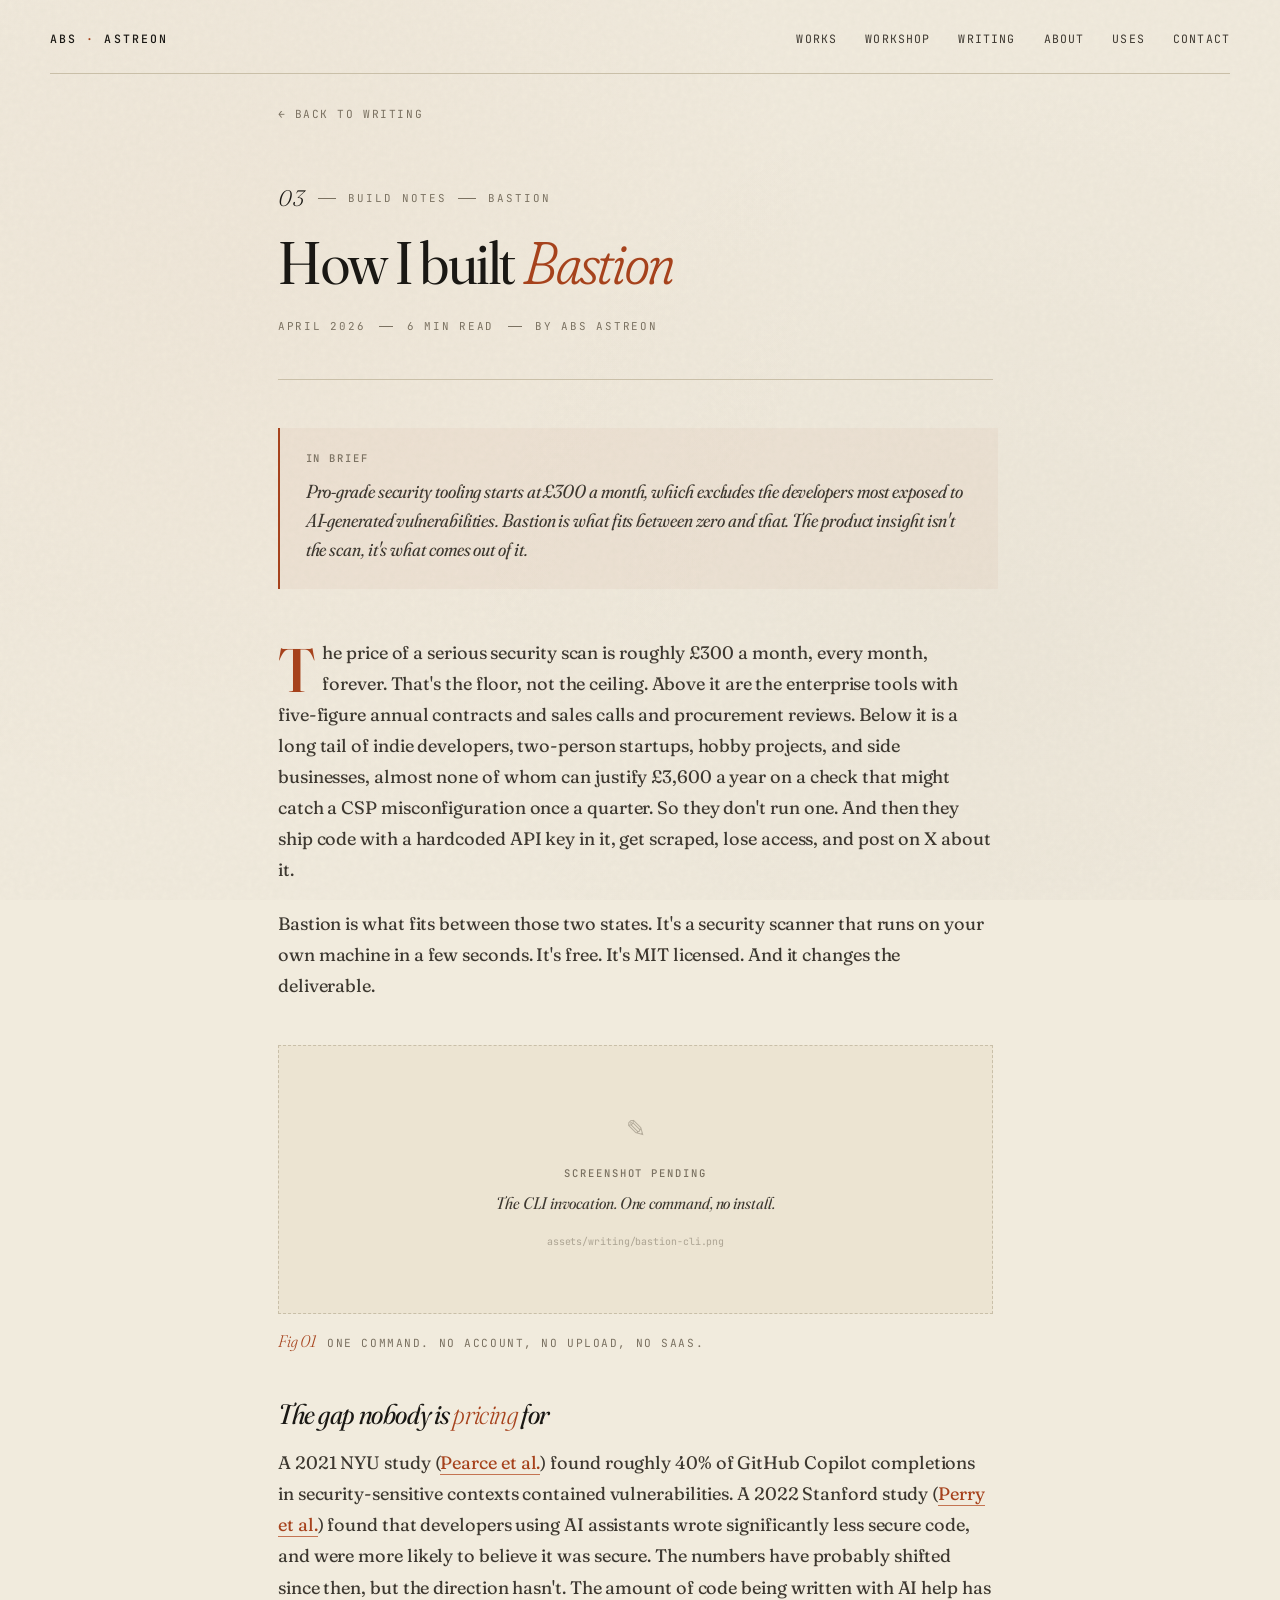
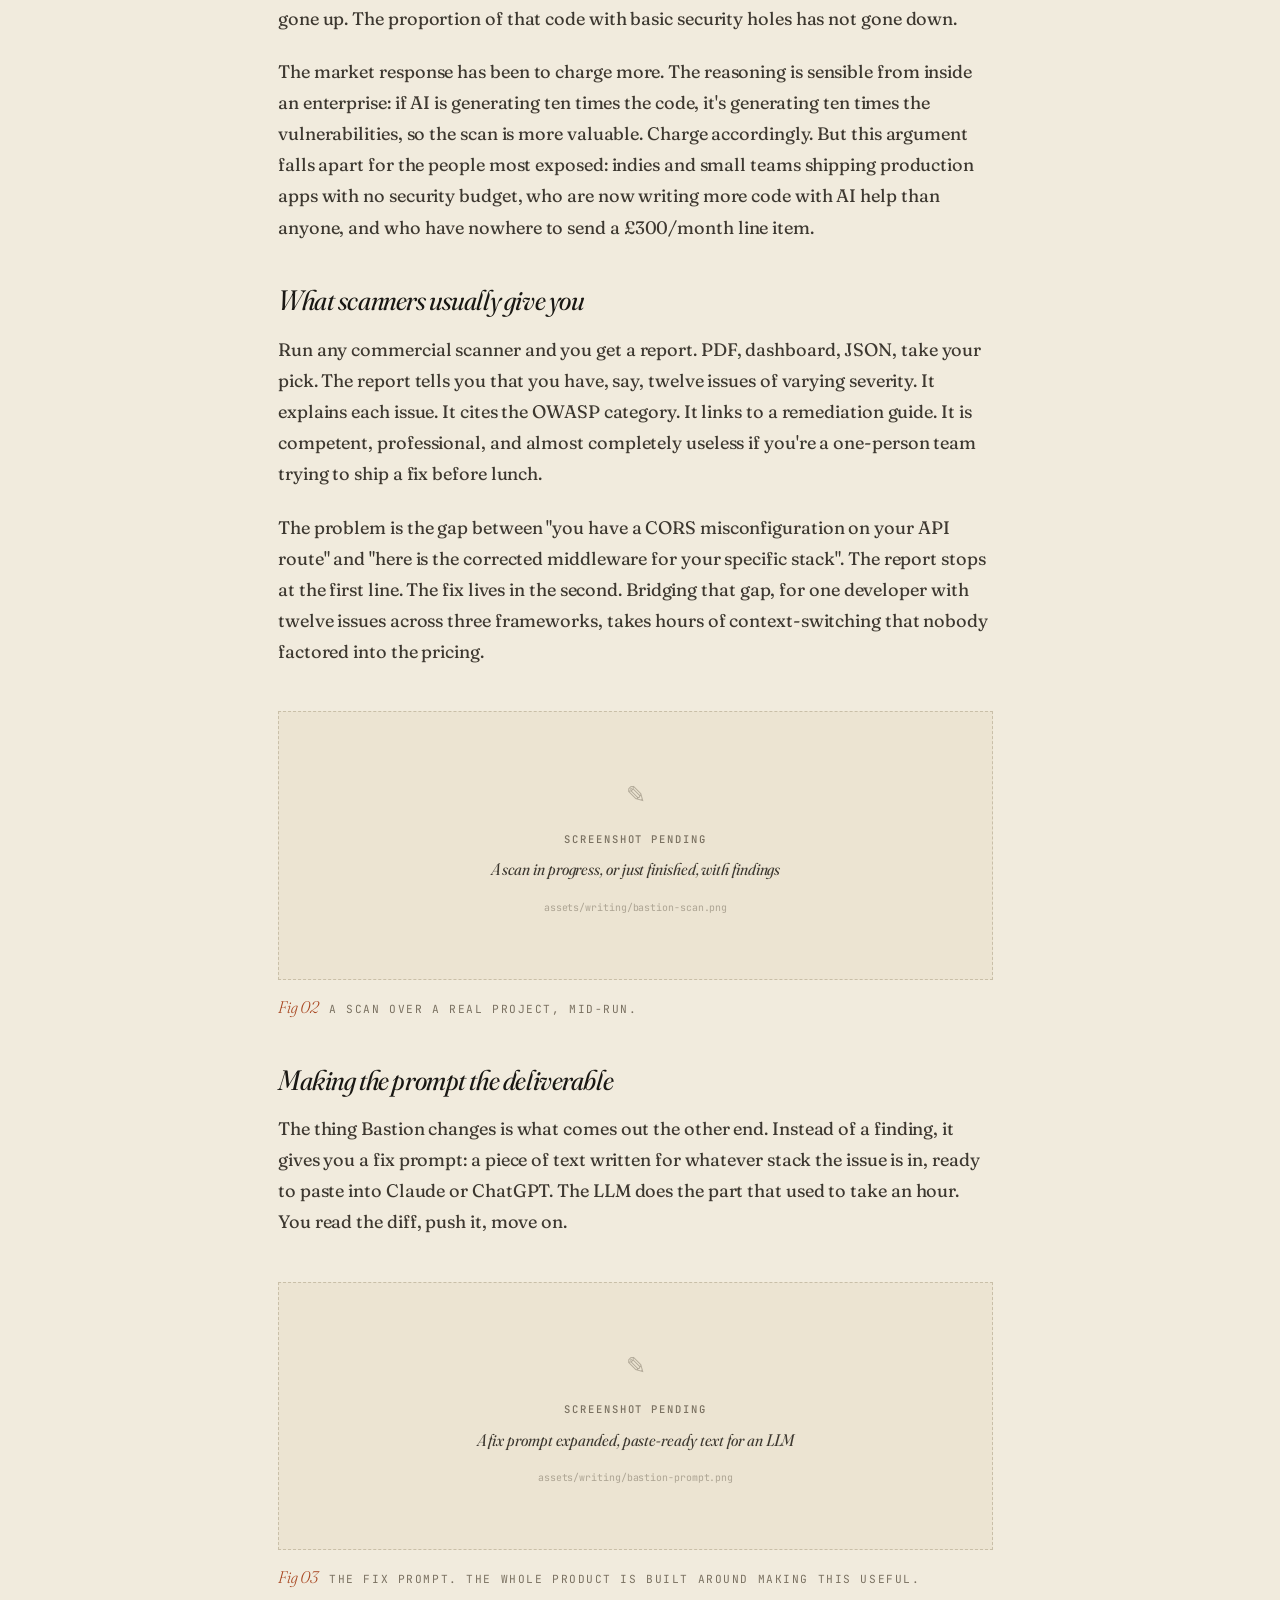
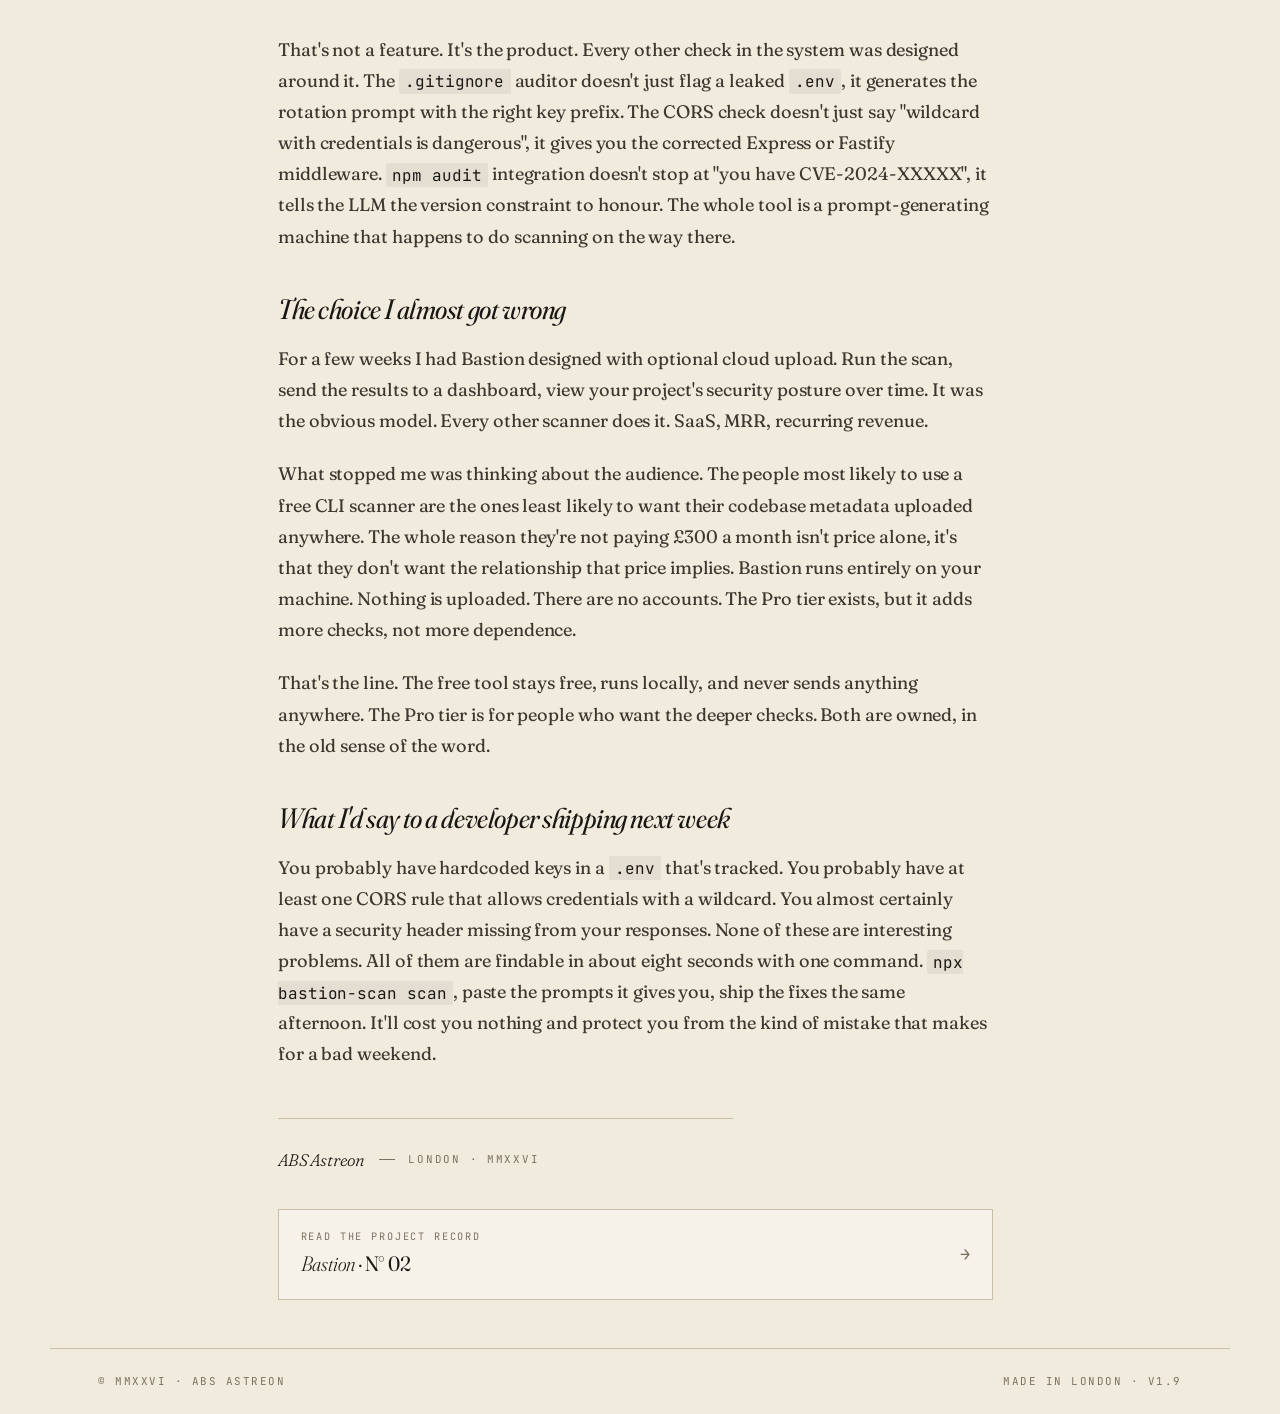
<file: writing/how-i-built-bastion.html>
<!DOCTYPE html>
<html lang="en">
<head>
  <meta charset="UTF-8" />
  <meta name="viewport" content="width=device-width, initial-scale=1.0" />
  <meta name="robots" content="noindex" />

  <title>How I built Bastion · ABS Astreon</title>
  <meta name="description" content="Why pro-grade security tooling is gatekept, and what happens when you replace the report with a fix prompt." />
  <meta name="theme-color" content="#f1ebdd" />

  <meta property="og:title" content="How I built Bastion · ABS Astreon" />
  <meta property="og:description" content="Build notes on a free security scanner for indie developers." />
  <meta property="og:type" content="article" />

  <link rel="canonical" href="https://absastreon.github.io/writing/how-i-built-bastion.html" />

  <link rel="preconnect" href="https://fonts.googleapis.com" />
  <link rel="preconnect" href="https://fonts.gstatic.com" crossorigin />
  <link
    href="https://fonts.googleapis.com/css2?family=Fraunces:ital,opsz,wght,SOFT@0,9..144,300..900,0..100;1,9..144,300..900,0..100&family=JetBrains+Mono:wght@400;500&display=swap"
    rel="stylesheet"
  />

  <link rel="stylesheet" href="../styles.css" />
</head>

<body>
  <!--
    DRAFT NOTE: This file is live on GitHub Pages but not linked from
    writing/index.html. It carries <meta name="robots" content="noindex">
    so search engines won't pick it up. To publish:
      1. Remove the noindex meta tag above
      2. Add a listing entry to writing/index.html
      3. Bump the counter tag to "03 · Posts"
  -->

  <header class="shell site-header">
    <div class="wordmark reveal d1">
      <a href="../index.html">ABS <span>·</span> ASTREON</a>
    </div>
    <nav class="site-nav reveal d2">
      <a href="../index.html#works">Works</a>
      <a href="../index.html#workshop">Workshop</a>
      <a href="index.html">Writing</a>
      <a href="../about.html">About</a>
      <a href="../uses.html">Uses</a>
      <a href="../index.html#contact">Contact</a>
    </nav>
  </header>

  <main class="shell-narrow">
    <a href="index.html" class="back-link reveal d1">
      <span class="arrow">←</span> Back to writing
    </a>

    <article class="writing-article">
      <header class="writing-article-header reveal d2">
        <p class="writing-article-kicker">
          <span class="num">03</span>
          <span class="sep"></span>
          <span>Build notes</span>
          <span class="sep"></span>
          <span>Bastion</span>
        </p>
        <h1 class="writing-article-title">How I built <em>Bastion</em></h1>
        <p class="writing-article-dateline">
          <span>April 2026</span>
          <span class="sep"></span>
          <span>6 min read</span>
          <span class="sep"></span>
          <span>by ABS Astreon</span>
        </p>
      </header>

      <aside class="writing-deck reveal d3">
        <span class="writing-deck-label">In brief</span>
        <p>Pro-grade security tooling starts at £300 a month, which excludes the developers most exposed to AI-generated vulnerabilities. Bastion is what fits between zero and that. The product insight isn't the scan, it's what comes out of it.</p>
      </aside>

      <div class="writing-prose reveal d3">

        <p>
          The price of a serious security scan is roughly £300 a month, every month, forever. That's the floor, not the ceiling. Above it are the enterprise tools with five-figure annual contracts and sales calls and procurement reviews. Below it is a long tail of indie developers, two-person startups, hobby projects, and side businesses, almost none of whom can justify £3,600 a year on a check that might catch a CSP misconfiguration once a quarter. So they don't run one. And then they ship code with a hardcoded API key in it, get scraped, lose access, and post on X about it.
        </p>

        <p>
          Bastion is what fits between those two states. It's a security scanner that runs on your own machine in a few seconds. It's free. It's MIT licensed. And it changes the deliverable.
        </p>

        <figure class="writing-figure">
          <!-- Replace with: <img src="../assets/writing/bastion-cli.png" alt="The Bastion CLI invocation, npx bastion-scan scan, in a clean terminal"> -->
          <div class="figure-placeholder" aria-hidden="true">
            <span class="figure-placeholder-label">Screenshot pending</span>
            <span class="figure-placeholder-detail">The CLI invocation. One command, no install.</span>
            <span class="figure-placeholder-target">assets/writing/bastion-cli.png</span>
          </div>
          <figcaption>
            <span class="figure-num">Fig 01</span>
            <span class="figure-text">One command. No account, no upload, no SaaS.</span>
          </figcaption>
        </figure>

        <h2>The gap nobody is <em>pricing</em> for</h2>

        <p>
          A 2021 NYU study (<a href="https://arxiv.org/abs/2108.09293" target="_blank" rel="noopener">Pearce et al.</a>) found roughly 40% of GitHub Copilot completions in security-sensitive contexts contained vulnerabilities. A 2022 Stanford study (<a href="https://arxiv.org/abs/2211.03622" target="_blank" rel="noopener">Perry et al.</a>) found that developers using AI assistants wrote significantly less secure code, and were more likely to believe it was secure. The numbers have probably shifted since then, but the direction hasn't. The amount of code being written with AI help has gone up. The proportion of that code with basic security holes has not gone down.
        </p>

        <p>
          The market response has been to charge more. The reasoning is sensible from inside an enterprise: if AI is generating ten times the code, it's generating ten times the vulnerabilities, so the scan is more valuable. Charge accordingly. But this argument falls apart for the people most exposed: indies and small teams shipping production apps with no security budget, who are now writing more code with AI help than anyone, and who have nowhere to send a £300/month line item.
        </p>

        <h2>What scanners usually give you</h2>

        <p>
          Run any commercial scanner and you get a report. PDF, dashboard, JSON, take your pick. The report tells you that you have, say, twelve issues of varying severity. It explains each issue. It cites the OWASP category. It links to a remediation guide. It is competent, professional, and almost completely useless if you're a one-person team trying to ship a fix before lunch.
        </p>

        <p>
          The problem is the gap between "you have a CORS misconfiguration on your API route" and "here is the corrected middleware for your specific stack". The report stops at the first line. The fix lives in the second. Bridging that gap, for one developer with twelve issues across three frameworks, takes hours of context-switching that nobody factored into the pricing.
        </p>

        <figure class="writing-figure">
          <!-- Replace with: <img src="../assets/writing/bastion-scan.png" alt="Bastion scan output showing detected issues and severity levels"> -->
          <div class="figure-placeholder" aria-hidden="true">
            <span class="figure-placeholder-label">Screenshot pending</span>
            <span class="figure-placeholder-detail">A scan in progress, or just finished, with findings</span>
            <span class="figure-placeholder-target">assets/writing/bastion-scan.png</span>
          </div>
          <figcaption>
            <span class="figure-num">Fig 02</span>
            <span class="figure-text">A scan over a real project, mid-run.</span>
          </figcaption>
        </figure>

        <h2>Making the prompt the deliverable</h2>

        <p>
          The thing Bastion changes is what comes out the other end. Instead of a finding, it gives you a fix prompt: a piece of text written for whatever stack the issue is in, ready to paste into Claude or ChatGPT. The LLM does the part that used to take an hour. You read the diff, push it, move on.
        </p>

        <figure class="writing-figure">
          <!-- Replace with: <img src="../assets/writing/bastion-prompt.png" alt="A Bastion fix prompt expanded, ready to paste into an LLM"> -->
          <div class="figure-placeholder" aria-hidden="true">
            <span class="figure-placeholder-label">Screenshot pending</span>
            <span class="figure-placeholder-detail">A fix prompt expanded, paste-ready text for an LLM</span>
            <span class="figure-placeholder-target">assets/writing/bastion-prompt.png</span>
          </div>
          <figcaption>
            <span class="figure-num">Fig 03</span>
            <span class="figure-text">The fix prompt. The whole product is built around making this useful.</span>
          </figcaption>
        </figure>

        <p>
          That's not a feature. It's the product. Every other check in the system was designed around it. The <code>.gitignore</code> auditor doesn't just flag a leaked <code>.env</code>, it generates the rotation prompt with the right key prefix. The CORS check doesn't just say "wildcard with credentials is dangerous", it gives you the corrected Express or Fastify middleware. <code>npm audit</code> integration doesn't stop at "you have CVE-2024-XXXXX", it tells the LLM the version constraint to honour. The whole tool is a prompt-generating machine that happens to do scanning on the way there.
        </p>

        <h2>The choice I almost got wrong</h2>

        <p>
          For a few weeks I had Bastion designed with optional cloud upload. Run the scan, send the results to a dashboard, view your project's security posture over time. It was the obvious model. Every other scanner does it. SaaS, MRR, recurring revenue.
        </p>

        <p>
          What stopped me was thinking about the audience. The people most likely to use a free CLI scanner are the ones least likely to want their codebase metadata uploaded anywhere. The whole reason they're not paying £300 a month isn't price alone, it's that they don't want the relationship that price implies. Bastion runs entirely on your machine. Nothing is uploaded. There are no accounts. The Pro tier exists, but it adds more checks, not more dependence.
        </p>

        <p>
          That's the line. The free tool stays free, runs locally, and never sends anything anywhere. The Pro tier is for people who want the deeper checks. Both are owned, in the old sense of the word.
        </p>

        <h2>What I'd say to a developer shipping next week</h2>

        <p>
          You probably have hardcoded keys in a <code>.env</code> that's tracked. You probably have at least one CORS rule that allows credentials with a wildcard. You almost certainly have a security header missing from your responses. None of these are interesting problems. All of them are findable in about eight seconds with one command. <code>npx bastion-scan scan</code>, paste the prompts it gives you, ship the fixes the same afternoon. It'll cost you nothing and protect you from the kind of mistake that makes for a bad weekend.
        </p>

      </div>

      <p class="writing-byline reveal d3">
        <em>ABS Astreon</em>
        <span class="sep"></span>
        <span>London · MMXXVI</span>
      </p>

      <a class="writing-backlink reveal d3" href="../projects/bastion.html">
        <span class="meta">
          <span class="label">Read the project record</span>
          <span class="title"><em>Bastion</em> · N° 02</span>
        </span>
        <span class="arrow">→</span>
      </a>

    </article>
  </main>

  <div class="footer-rule">
    <span>© MMXXVI · ABS Astreon</span>
    <span>Made in London · v1.9</span>
  </div>
</body>
</html>
</file>
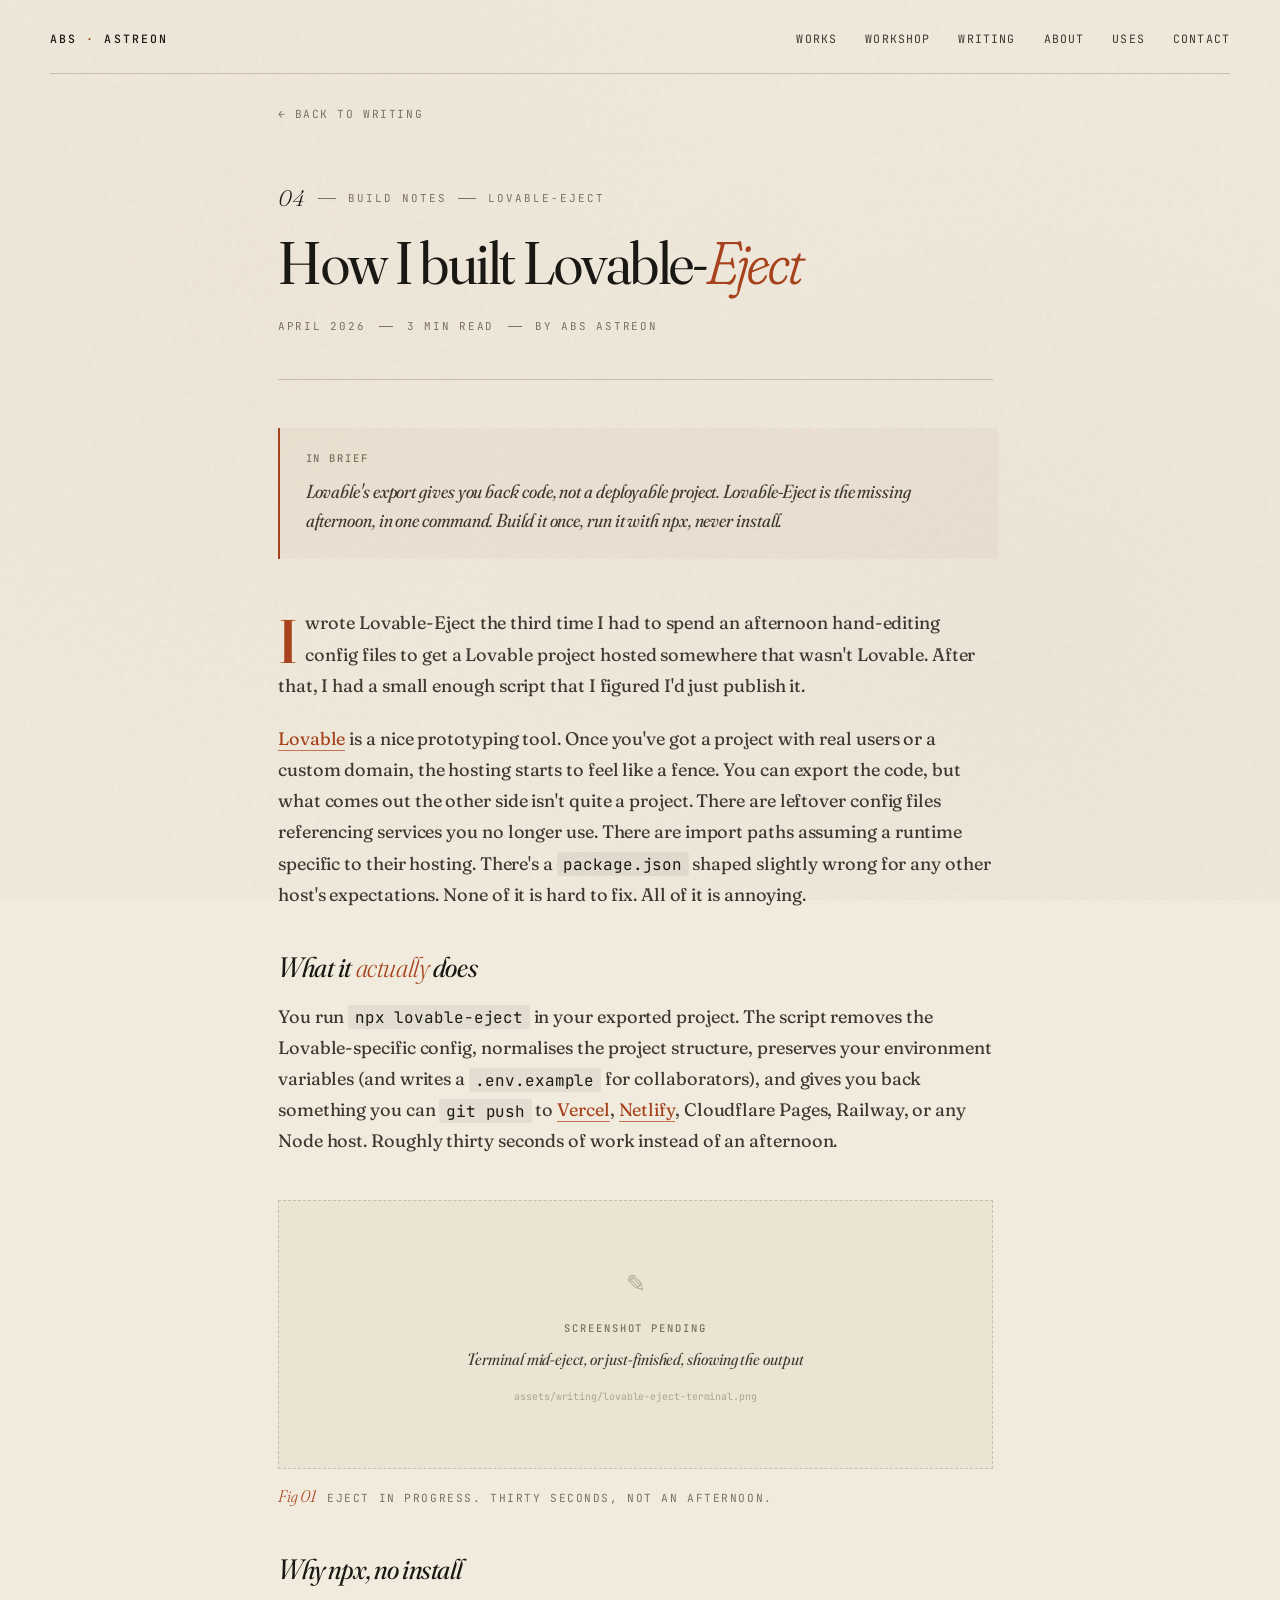
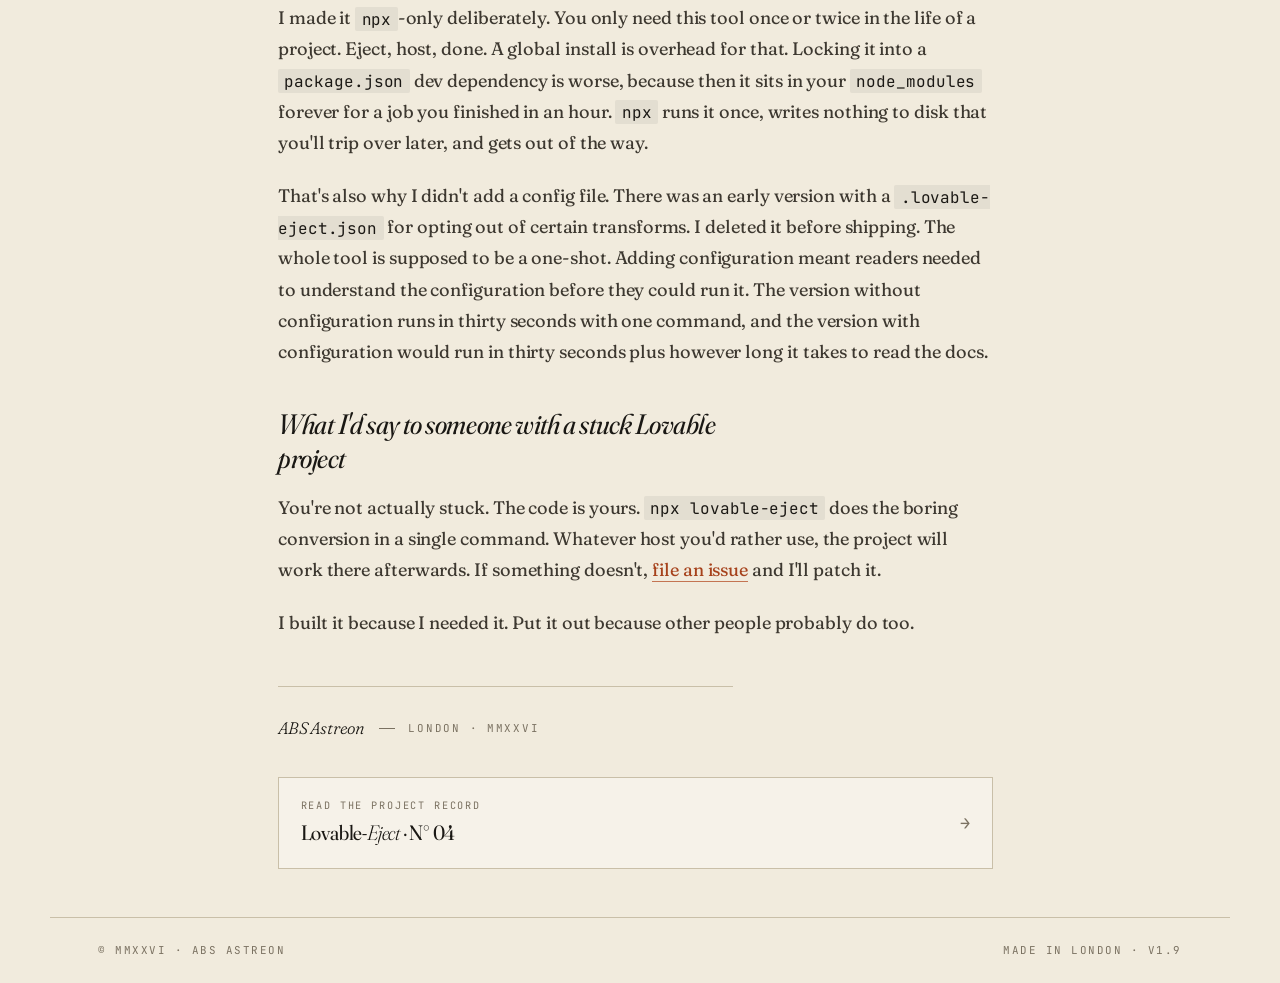
<file: writing/how-i-built-lovable-eject.html>
<!DOCTYPE html>
<html lang="en">
<head>
  <meta charset="UTF-8" />
  <meta name="viewport" content="width=device-width, initial-scale=1.0" />
  <title>How I built Lovable-Eject · ABS Astreon</title>
  <meta name="description" content="Lovable's export gives you back code, not a deployable project. Lovable-Eject is the missing afternoon, in one command." />
  <meta name="theme-color" content="#f1ebdd" />

  <meta property="og:title" content="How I built Lovable-Eject · ABS Astreon" />
  <meta property="og:description" content="Build notes on a small CLI for ejecting projects from Lovable." />
  <meta property="og:type" content="article" />

  <link rel="canonical" href="https://absastreon.github.io/writing/how-i-built-lovable-eject.html" />
  <link rel="alternate" type="application/rss+xml" title="ABS Astreon · Writing" href="rss.xml" />

  <link rel="preconnect" href="https://fonts.googleapis.com" />
  <link rel="preconnect" href="https://fonts.gstatic.com" crossorigin />
  <link
    href="https://fonts.googleapis.com/css2?family=Fraunces:ital,opsz,wght,SOFT@0,9..144,300..900,0..100;1,9..144,300..900,0..100&family=JetBrains+Mono:wght@400;500&display=swap"
    rel="stylesheet"
  />

  <link rel="stylesheet" href="../styles.css" />
</head>

<body>
  <header class="shell site-header">
    <div class="wordmark reveal d1">
      <a href="../index.html">ABS <span>·</span> ASTREON</a>
    </div>
    <nav class="site-nav reveal d2">
      <a href="../index.html#works">Works</a>
      <a href="../index.html#workshop">Workshop</a>
      <a href="index.html">Writing</a>
      <a href="../about.html">About</a>
      <a href="../uses.html">Uses</a>
      <a href="../index.html#contact">Contact</a>
    </nav>
  </header>

  <main class="shell-narrow">
    <a href="index.html" class="back-link reveal d1">
      <span class="arrow">←</span> Back to writing
    </a>

    <article class="writing-article">
      <header class="writing-article-header reveal d2">
        <p class="writing-article-kicker">
          <span class="num">04</span>
          <span class="sep"></span>
          <span>Build notes</span>
          <span class="sep"></span>
          <span>Lovable-Eject</span>
        </p>
        <h1 class="writing-article-title">How I built Lovable-<em>Eject</em></h1>
        <p class="writing-article-dateline">
          <span>April 2026</span>
          <span class="sep"></span>
          <span>3 min read</span>
          <span class="sep"></span>
          <span>by ABS Astreon</span>
        </p>
      </header>

      <aside class="writing-deck reveal d3">
        <span class="writing-deck-label">In brief</span>
        <p>Lovable's export gives you back code, not a deployable project. Lovable-Eject is the missing afternoon, in one command. Build it once, run it with npx, never install.</p>
      </aside>

      <div class="writing-prose reveal d3">

        <p>
          I wrote Lovable-Eject the third time I had to spend an afternoon hand-editing config files to get a Lovable project hosted somewhere that wasn't Lovable. After that, I had a small enough script that I figured I'd just publish it.
        </p>

        <p>
          <a href="https://lovable.dev" target="_blank" rel="noopener">Lovable</a> is a nice prototyping tool. Once you've got a project with real users or a custom domain, the hosting starts to feel like a fence. You can export the code, but what comes out the other side isn't quite a project. There are leftover config files referencing services you no longer use. There are import paths assuming a runtime specific to their hosting. There's a <code>package.json</code> shaped slightly wrong for any other host's expectations. None of it is hard to fix. All of it is annoying.
        </p>

        <h2>What it <em>actually</em> does</h2>

        <p>
          You run <code>npx lovable-eject</code> in your exported project. The script removes the Lovable-specific config, normalises the project structure, preserves your environment variables (and writes a <code>.env.example</code> for collaborators), and gives you back something you can <code>git push</code> to <a href="https://vercel.com" target="_blank" rel="noopener">Vercel</a>, <a href="https://www.netlify.com" target="_blank" rel="noopener">Netlify</a>, Cloudflare Pages, Railway, or any Node host. Roughly thirty seconds of work instead of an afternoon.
        </p>

        <figure class="writing-figure">
          <!-- Replace with: <img src="../assets/writing/lovable-eject-terminal.png" alt="Terminal output showing npx lovable-eject in action, transforming a Lovable project"> -->
          <div class="figure-placeholder" aria-hidden="true">
            <span class="figure-placeholder-label">Screenshot pending</span>
            <span class="figure-placeholder-detail">Terminal mid-eject, or just-finished, showing the output</span>
            <span class="figure-placeholder-target">assets/writing/lovable-eject-terminal.png</span>
          </div>
          <figcaption>
            <span class="figure-num">Fig 01</span>
            <span class="figure-text">Eject in progress. Thirty seconds, not an afternoon.</span>
          </figcaption>
        </figure>

        <h2>Why npx, no install</h2>

        <p>
          I made it <code>npx</code>-only deliberately. You only need this tool once or twice in the life of a project. Eject, host, done. A global install is overhead for that. Locking it into a <code>package.json</code> dev dependency is worse, because then it sits in your <code>node_modules</code> forever for a job you finished in an hour. <code>npx</code> runs it once, writes nothing to disk that you'll trip over later, and gets out of the way.
        </p>

        <p>
          That's also why I didn't add a config file. There was an early version with a <code>.lovable-eject.json</code> for opting out of certain transforms. I deleted it before shipping. The whole tool is supposed to be a one-shot. Adding configuration meant readers needed to understand the configuration before they could run it. The version without configuration runs in thirty seconds with one command, and the version with configuration would run in thirty seconds plus however long it takes to read the docs.
        </p>

        <h2>What I'd say to someone with a stuck Lovable project</h2>

        <p>
          You're not actually stuck. The code is yours. <code>npx lovable-eject</code> does the boring conversion in a single command. Whatever host you'd rather use, the project will work there afterwards. If something doesn't, <a href="https://github.com/absastreon/lovable-eject/issues" target="_blank" rel="noopener">file an issue</a> and I'll patch it.
        </p>

        <p>
          I built it because I needed it. Put it out because other people probably do too.
        </p>

      </div>

      <p class="writing-byline reveal d3">
        <em>ABS Astreon</em>
        <span class="sep"></span>
        <span>London · MMXXVI</span>
      </p>

      <a class="writing-backlink reveal d3" href="../projects/lovable-eject.html">
        <span class="meta">
          <span class="label">Read the project record</span>
          <span class="title">Lovable-<em>Eject</em> · N° 04</span>
        </span>
        <span class="arrow">→</span>
      </a>

    </article>
  </main>

  <div class="footer-rule">
    <span>© MMXXVI · ABS Astreon</span>
    <span>Made in London · v1.9</span>
  </div>
</body>
</html>
</file>
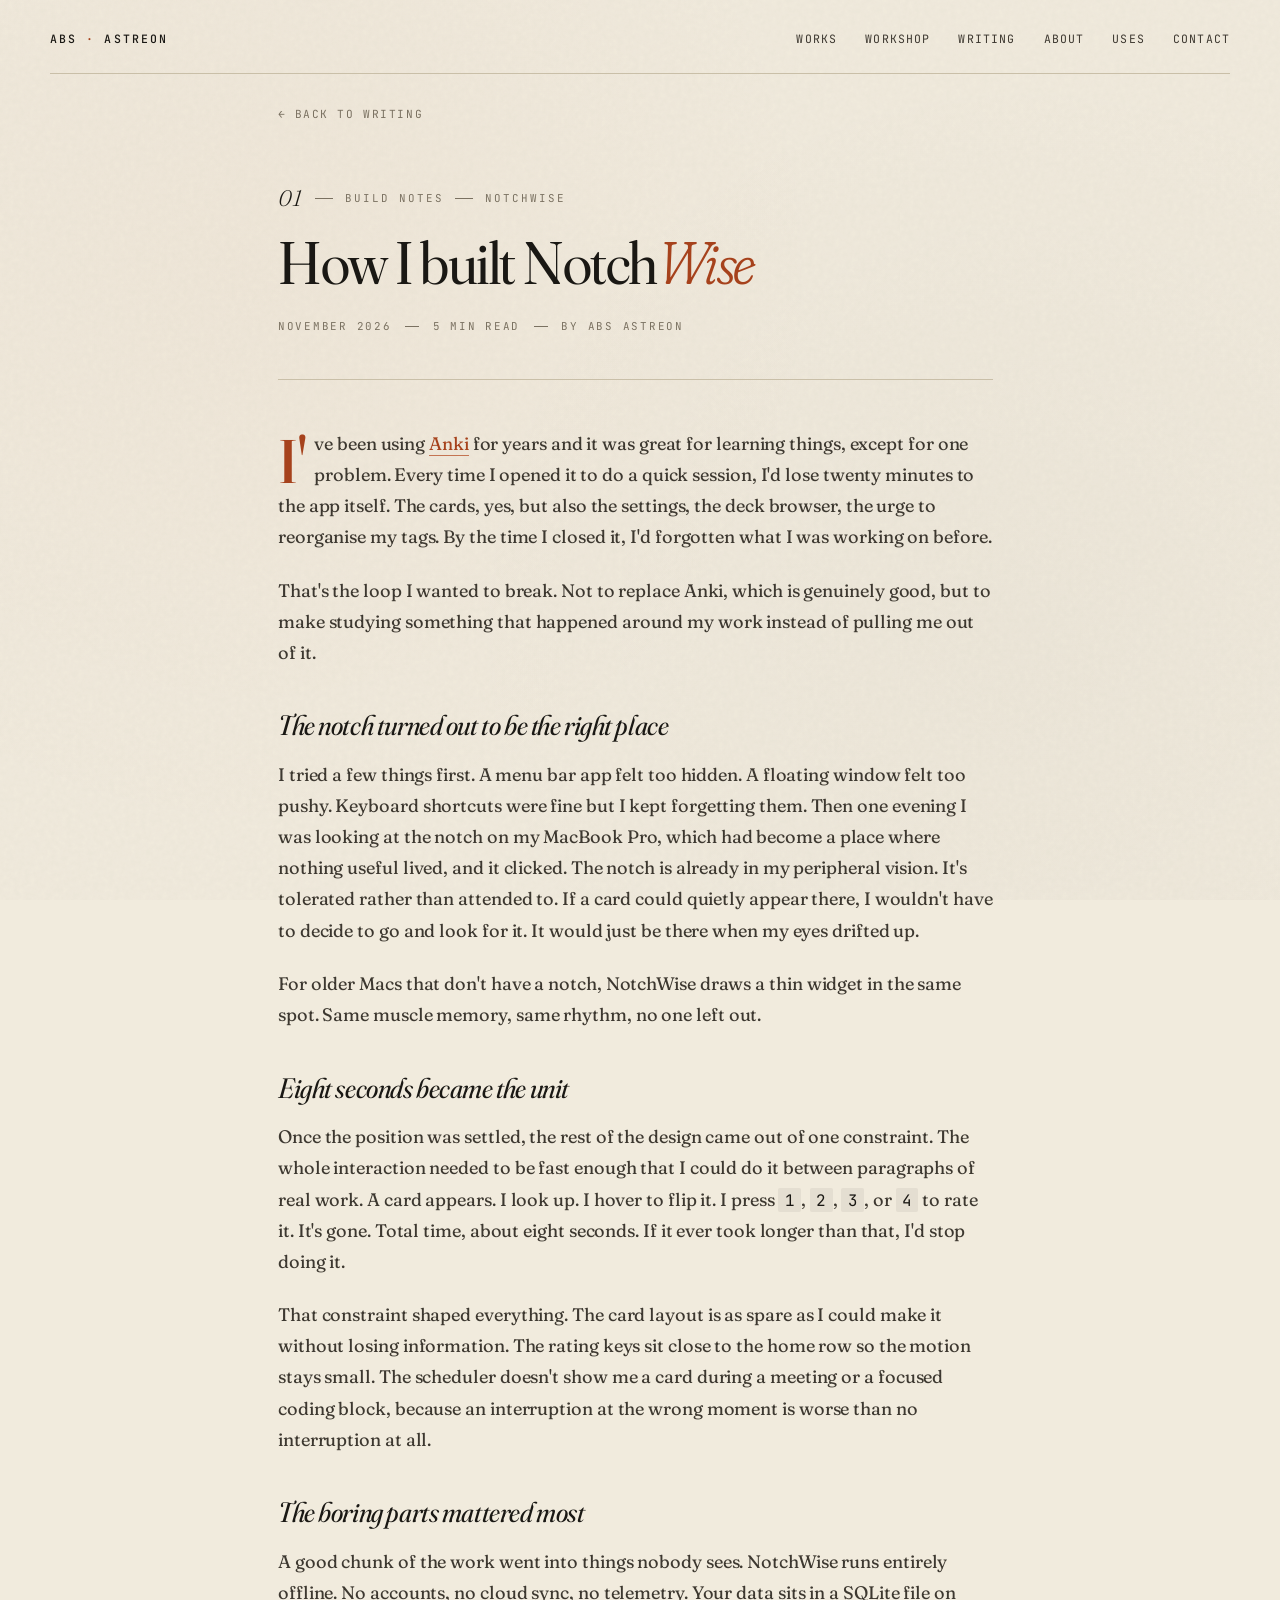
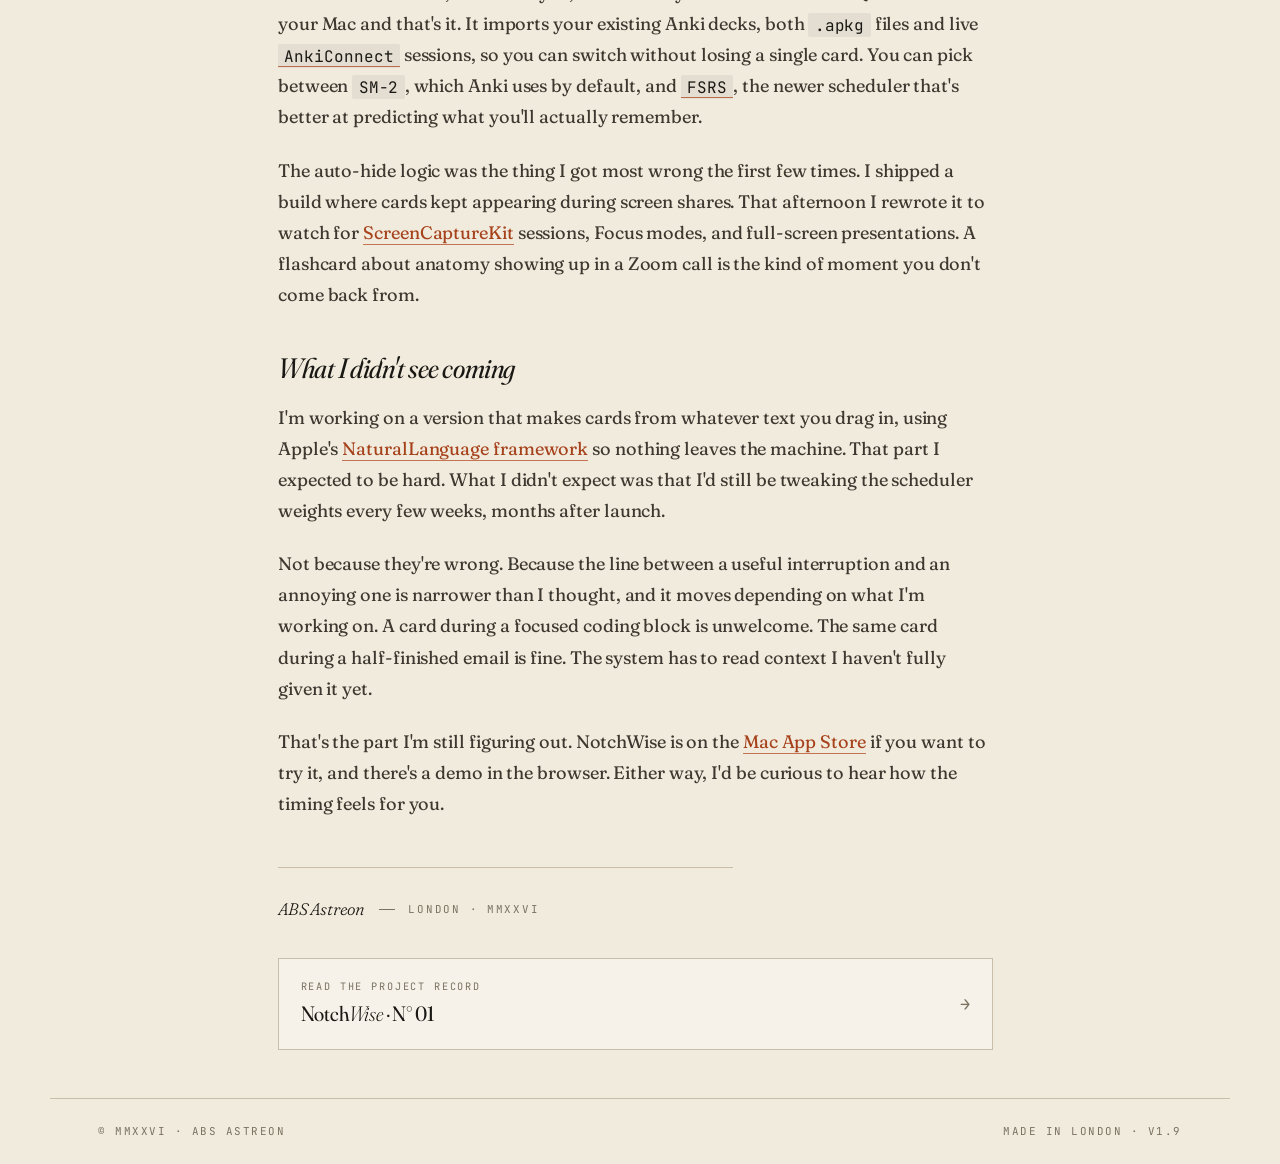
<file: writing/how-i-built-notchwise.html>
<!DOCTYPE html>
<html lang="en">
<head>
  <meta charset="UTF-8" />
  <meta name="viewport" content="width=device-width, initial-scale=1.0" />
  <title>How I built NotchWise · ABS Astreon</title>
  <meta name="description" content="Why the notch turned out to be the right place for a flashcard app, and the eight-second rule that shaped the rest of the design." />
  <meta name="theme-color" content="#f1ebdd" />

  <meta property="og:title" content="How I built NotchWise · ABS Astreon" />
  <meta property="og:description" content="Build notes on a flashcard app that lives in the MacBook notch." />
  <meta property="og:type" content="article" />

  <link rel="canonical" href="https://absastreon.github.io/writing/how-i-built-notchwise.html" />
  <link rel="alternate" type="application/rss+xml" title="ABS Astreon · Writing" href="rss.xml" />

  <link rel="preconnect" href="https://fonts.googleapis.com" />
  <link rel="preconnect" href="https://fonts.gstatic.com" crossorigin />
  <link
    href="https://fonts.googleapis.com/css2?family=Fraunces:ital,opsz,wght,SOFT@0,9..144,300..900,0..100;1,9..144,300..900,0..100&family=JetBrains+Mono:wght@400;500&display=swap"
    rel="stylesheet"
  />

  <link rel="stylesheet" href="../styles.css" />
</head>

<body>
  <header class="shell site-header">
    <div class="wordmark reveal d1">
      <a href="../index.html">ABS <span>·</span> ASTREON</a>
    </div>
    <nav class="site-nav reveal d2">
      <a href="../index.html#works">Works</a>
      <a href="../index.html#workshop">Workshop</a>
      <a href="index.html">Writing</a>
      <a href="../about.html">About</a>
      <a href="../uses.html">Uses</a>
      <a href="../index.html#contact">Contact</a>
    </nav>
  </header>

  <main class="shell-narrow">
    <a href="index.html" class="back-link reveal d1">
      <span class="arrow">←</span> Back to writing
    </a>

    <article class="writing-article">
      <header class="writing-article-header reveal d2">
        <p class="writing-article-kicker">
          <span class="num">01</span>
          <span class="sep"></span>
          <span>Build notes</span>
          <span class="sep"></span>
          <span>NotchWise</span>
        </p>
        <h1 class="writing-article-title">How I built Notch<em>Wise</em></h1>
        <p class="writing-article-dateline">
          <span>November 2026</span>
          <span class="sep"></span>
          <span>5 min read</span>
          <span class="sep"></span>
          <span>by ABS Astreon</span>
        </p>
      </header>

      <div class="writing-prose reveal d3">
        <p>
          I've been using <a href="https://apps.ankiweb.net" target="_blank" rel="noopener">Anki</a> for years and it was great for learning things, except for one problem. Every time I opened it to do a quick session, I'd lose twenty minutes to the app itself. The cards, yes, but also the settings, the deck browser, the urge to reorganise my tags. By the time I closed it, I'd forgotten what I was working on before.
        </p>
        <p>
          That's the loop I wanted to break. Not to replace Anki, which is genuinely good, but to make studying something that happened around my work instead of pulling me out of it.
        </p>

        <h2>The notch turned out to be the right place</h2>
        <p>
          I tried a few things first. A menu bar app felt too hidden. A floating window felt too pushy. Keyboard shortcuts were fine but I kept forgetting them. Then one evening I was looking at the notch on my MacBook Pro, which had become a place where nothing useful lived, and it clicked. The notch is already in my peripheral vision. It's tolerated rather than attended to. If a card could quietly appear there, I wouldn't have to decide to go and look for it. It would just be there when my eyes drifted up.
        </p>
        <p>
          For older Macs that don't have a notch, NotchWise draws a thin widget in the same spot. Same muscle memory, same rhythm, no one left out.
        </p>

        <h2>Eight seconds became the unit</h2>
        <p>
          Once the position was settled, the rest of the design came out of one constraint. The whole interaction needed to be fast enough that I could do it between paragraphs of real work. A card appears. I look up. I hover to flip it. I press <code>1</code>, <code>2</code>, <code>3</code>, or <code>4</code> to rate it. It's gone. Total time, about eight seconds. If it ever took longer than that, I'd stop doing it.
        </p>
        <p>
          That constraint shaped everything. The card layout is as spare as I could make it without losing information. The rating keys sit close to the home row so the motion stays small. The scheduler doesn't show me a card during a meeting or a focused coding block, because an interruption at the wrong moment is worse than no interruption at all.
        </p>

        <h2>The boring parts mattered most</h2>
        <p>
          A good chunk of the work went into things nobody sees. NotchWise runs entirely offline. No accounts, no cloud sync, no telemetry. Your data sits in a SQLite file on your Mac and that's it. It imports your existing Anki decks, both <code>.apkg</code> files and live <a href="https://github.com/FooSoft/anki-connect" target="_blank" rel="noopener"><code>AnkiConnect</code></a> sessions, so you can switch without losing a single card. You can pick between <code>SM-2</code>, which Anki uses by default, and <a href="https://github.com/open-spaced-repetition/fsrs4anki" target="_blank" rel="noopener"><code>FSRS</code></a>, the newer scheduler that's better at predicting what you'll actually remember.
        </p>
        <p>
          The auto-hide logic was the thing I got most wrong the first few times. I shipped a build where cards kept appearing during screen shares. That afternoon I rewrote it to watch for <a href="https://developer.apple.com/documentation/screencapturekit" target="_blank" rel="noopener">ScreenCaptureKit</a> sessions, Focus modes, and full-screen presentations. A flashcard about anatomy showing up in a Zoom call is the kind of moment you don't come back from.
        </p>

        <h2>What I didn't see coming</h2>
        <p>
          I'm working on a version that makes cards from whatever text you drag in, using Apple's <a href="https://developer.apple.com/documentation/naturallanguage" target="_blank" rel="noopener">NaturalLanguage framework</a> so nothing leaves the machine. That part I expected to be hard. What I didn't expect was that I'd still be tweaking the scheduler weights every few weeks, months after launch.
        </p>
        <p>
          Not because they're wrong. Because the line between a useful interruption and an annoying one is narrower than I thought, and it moves depending on what I'm working on. A card during a focused coding block is unwelcome. The same card during a half-finished email is fine. The system has to read context I haven't fully given it yet.
        </p>
        <p>
          That's the part I'm still figuring out. NotchWise is on the <a href="https://apps.apple.com/app/notchwise/id6760242442" target="_blank" rel="noopener">Mac App Store</a> if you want to try it, and there's a demo in the browser. Either way, I'd be curious to hear how the timing feels for you.
        </p>
      </div>

      <p class="writing-byline reveal d3">
        <em>ABS Astreon</em>
        <span class="sep"></span>
        <span>London · MMXXVI</span>
      </p>

      <a class="writing-backlink reveal d3" href="../projects/notchwise.html">
        <span class="meta">
          <span class="label">Read the project record</span>
          <span class="title">Notch<em>Wise</em> · N° 01</span>
        </span>
        <span class="arrow">→</span>
      </a>
    </article>
  </main>

  <div class="footer-rule">
    <span>© MMXXVI · ABS Astreon</span>
    <span>Made in London · v1.9</span>
  </div>
</body>
</html>
</file>
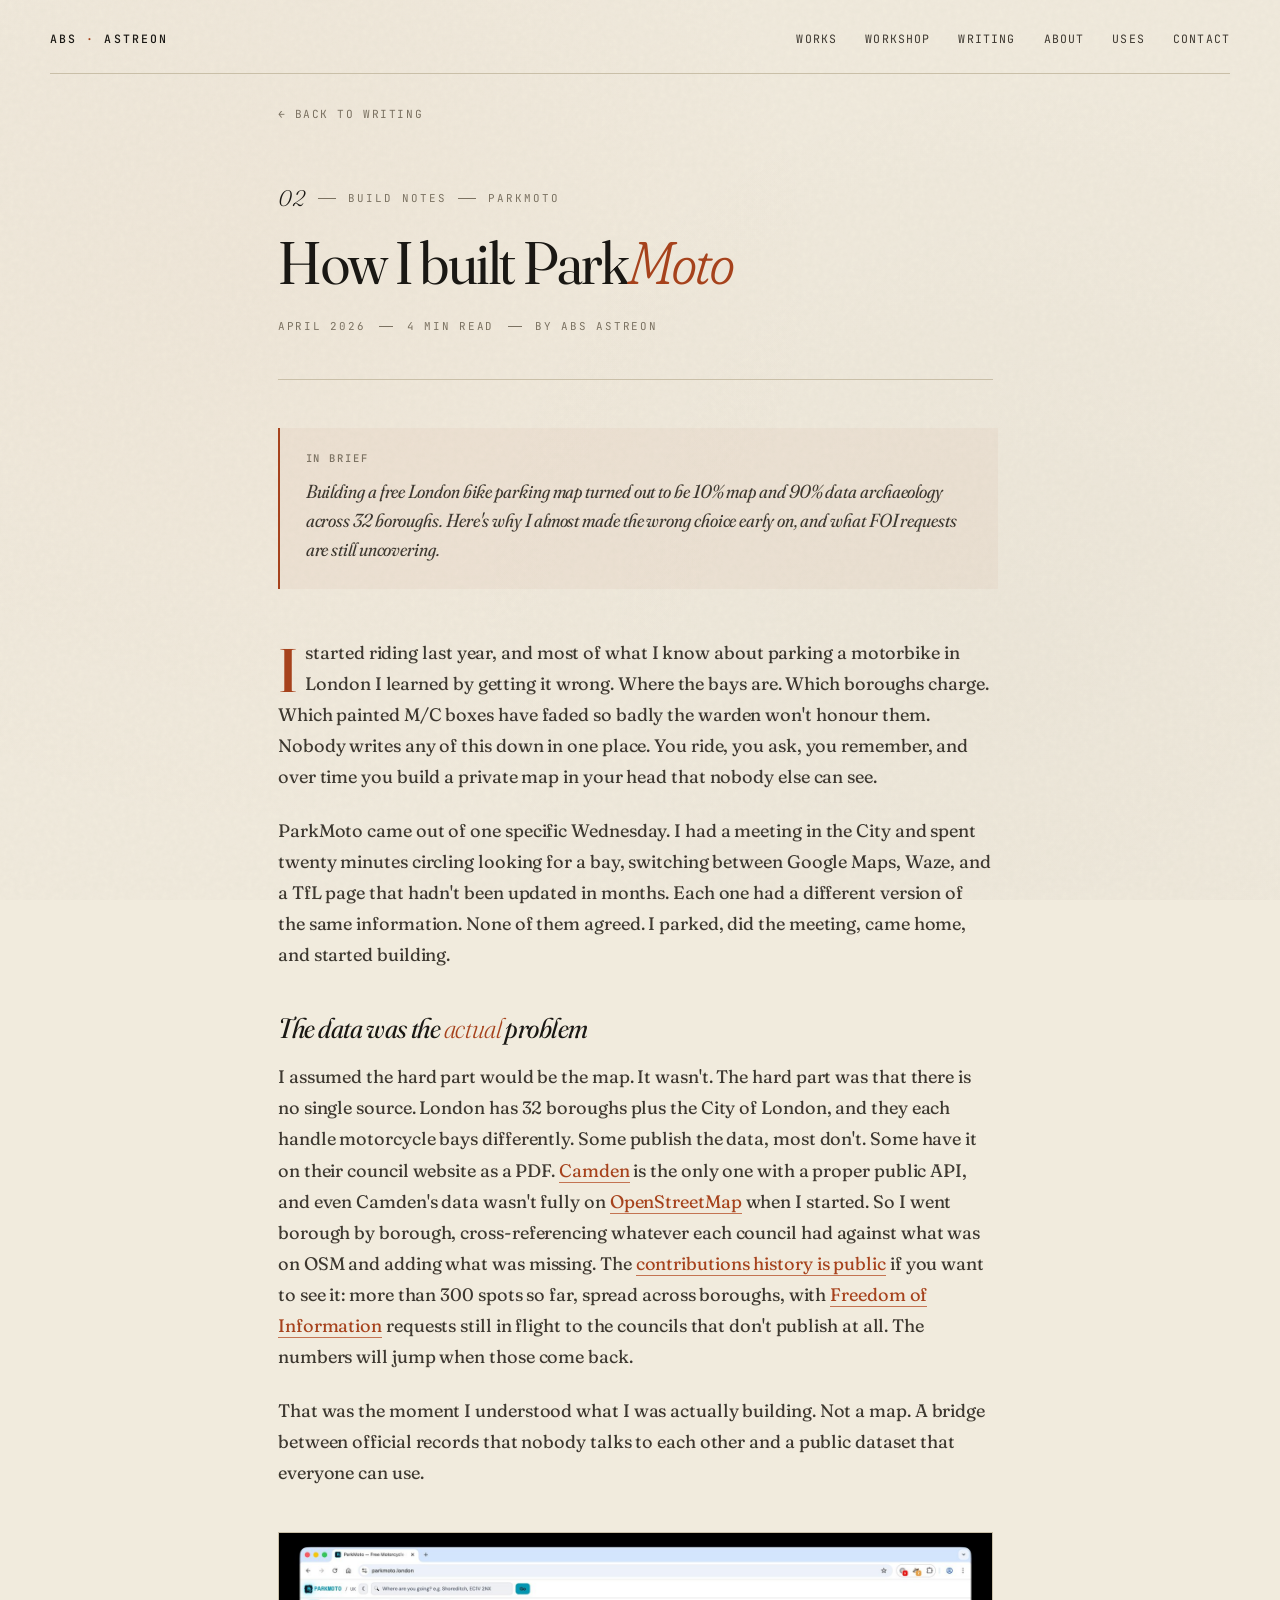
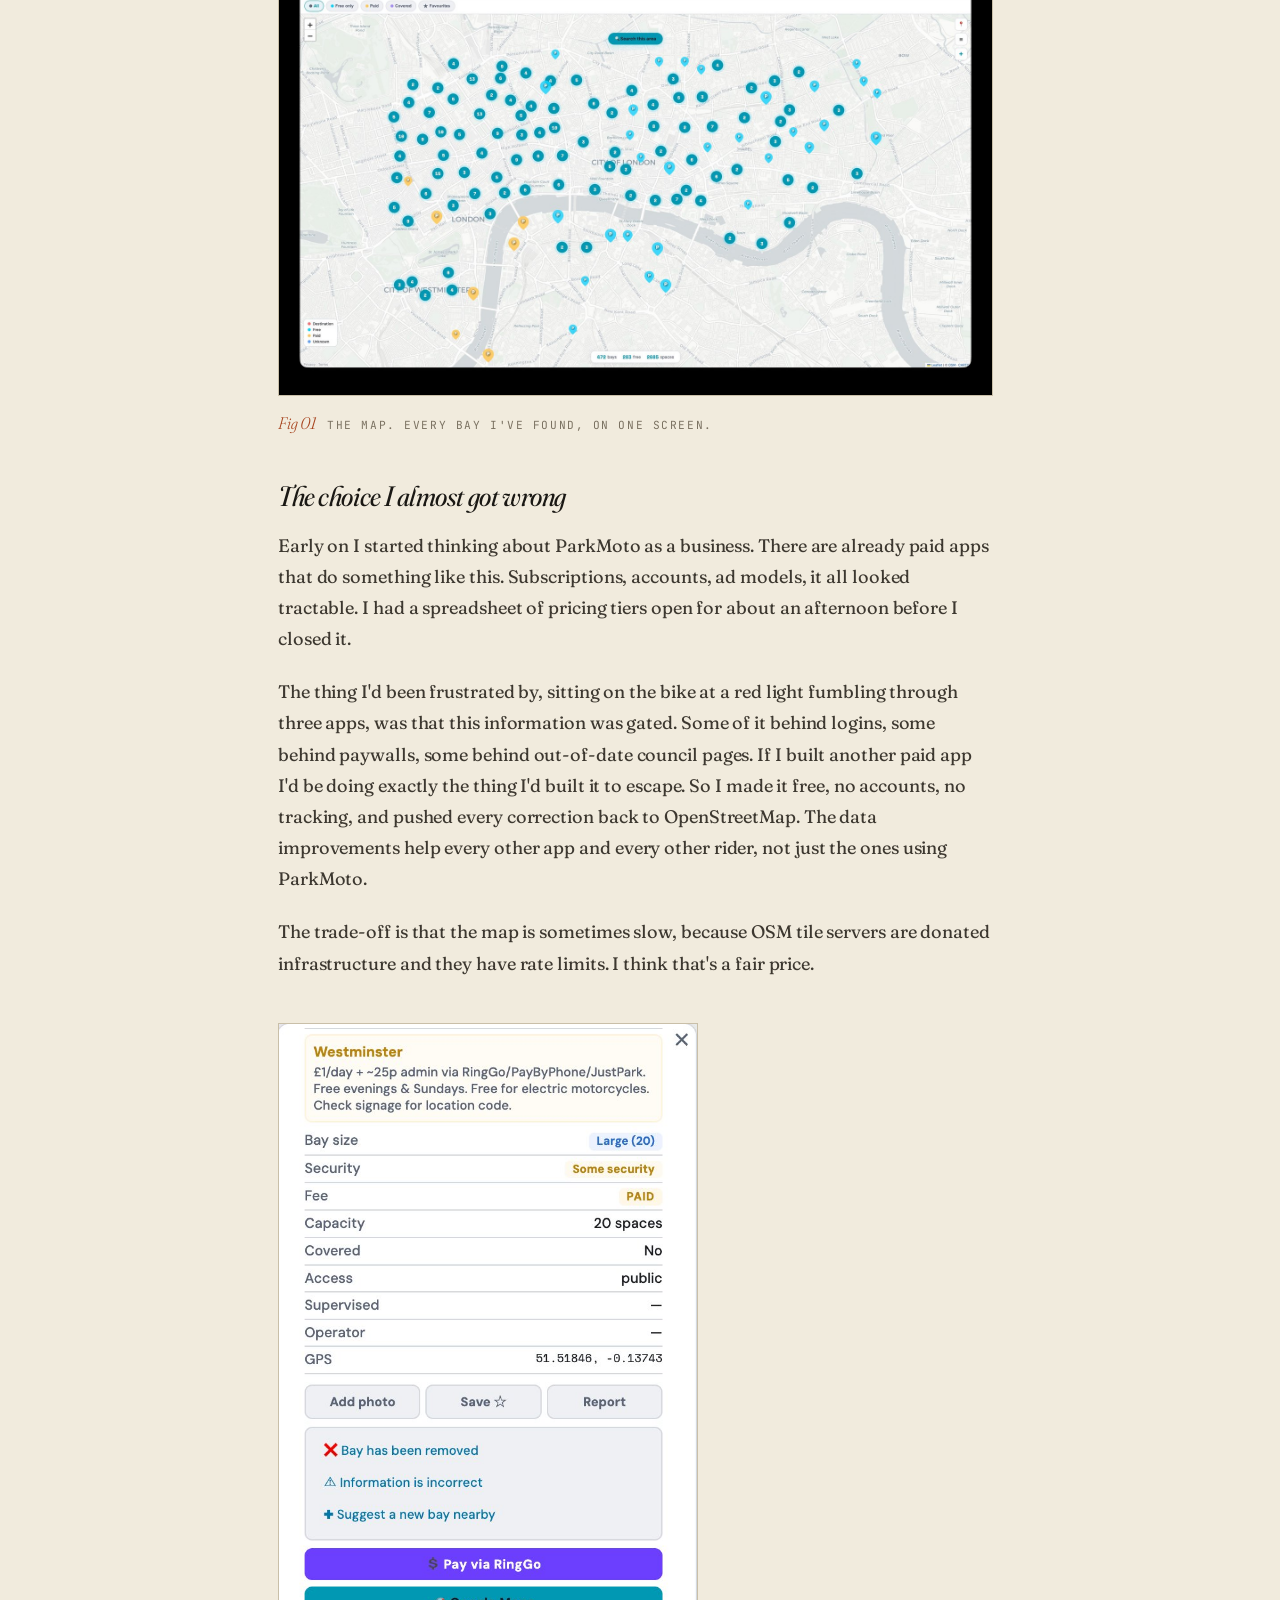
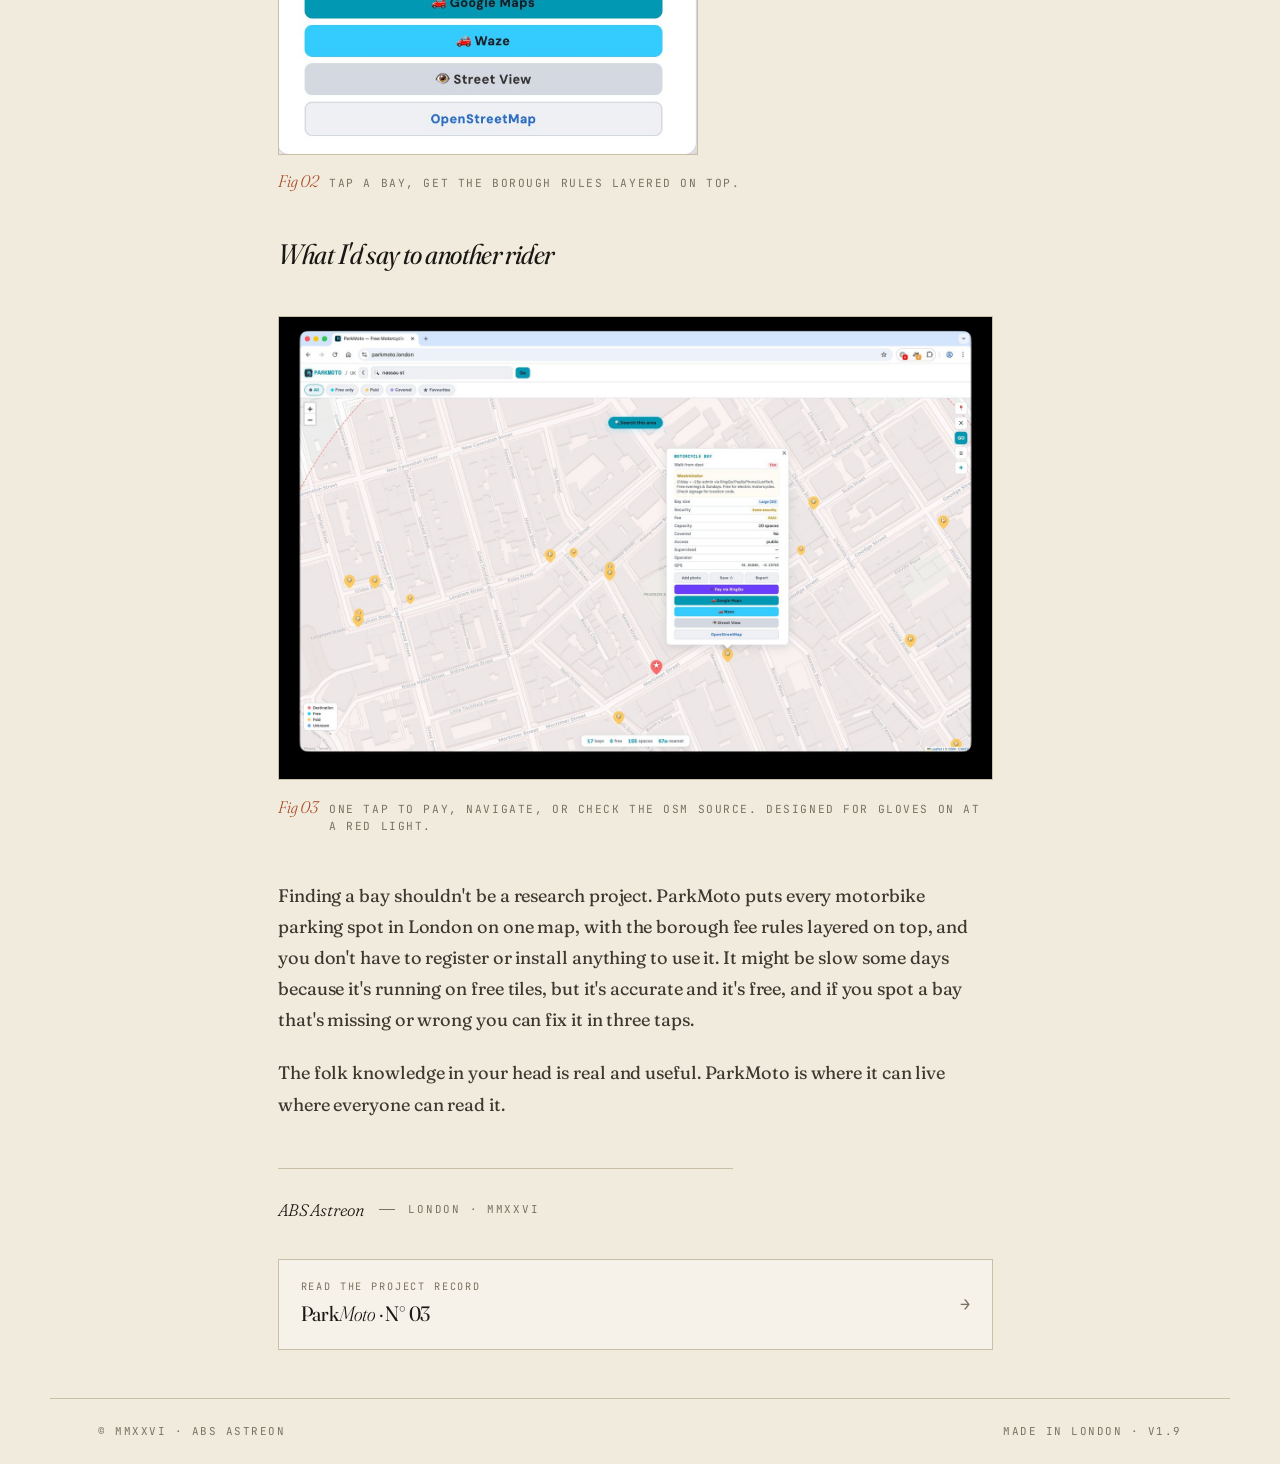
<file: writing/how-i-built-parkmoto.html>
<!DOCTYPE html>
<html lang="en">
<head>
  <meta charset="UTF-8" />
  <meta name="viewport" content="width=device-width, initial-scale=1.0" />
  <title>How I built ParkMoto · ABS Astreon</title>
  <meta name="description" content="Why scattered council data turns London motorcycle parking into folk knowledge, and what happened when I tried to put it all on one map." />
  <meta name="theme-color" content="#f1ebdd" />

  <meta property="og:title" content="How I built ParkMoto · ABS Astreon" />
  <meta property="og:description" content="Build notes on a free motorbike parking map for London." />
  <meta property="og:type" content="article" />

  <link rel="canonical" href="https://absastreon.github.io/writing/how-i-built-parkmoto.html" />

  <link rel="preconnect" href="https://fonts.googleapis.com" />
  <link rel="preconnect" href="https://fonts.gstatic.com" crossorigin />
  <link
    href="https://fonts.googleapis.com/css2?family=Fraunces:ital,opsz,wght,SOFT@0,9..144,300..900,0..100;1,9..144,300..900,0..100&family=JetBrains+Mono:wght@400;500&display=swap"
    rel="stylesheet"
  />

  <link rel="stylesheet" href="../styles.css" />
</head>

<body>
  <header class="shell site-header">
    <div class="wordmark reveal d1">
      <a href="../index.html">ABS <span>·</span> ASTREON</a>
    </div>
    <nav class="site-nav reveal d2">
      <a href="../index.html#works">Works</a>
      <a href="../index.html#workshop">Workshop</a>
      <a href="index.html">Writing</a>
      <a href="../about.html">About</a>
      <a href="../uses.html">Uses</a>
      <a href="../index.html#contact">Contact</a>
    </nav>
  </header>

  <main class="shell-narrow">
    <a href="index.html" class="back-link reveal d1">
      <span class="arrow">←</span> Back to writing
    </a>

    <article class="writing-article">
      <header class="writing-article-header reveal d2">
        <p class="writing-article-kicker">
          <span class="num">02</span>
          <span class="sep"></span>
          <span>Build notes</span>
          <span class="sep"></span>
          <span>ParkMoto</span>
        </p>
        <h1 class="writing-article-title">How I built Park<em>Moto</em></h1>
        <p class="writing-article-dateline">
          <span>April 2026</span>
          <span class="sep"></span>
          <span>4 min read</span>
          <span class="sep"></span>
          <span>by ABS Astreon</span>
        </p>
      </header>

      <aside class="writing-deck reveal d3">
        <span class="writing-deck-label">In brief</span>
        <p>Building a free London bike parking map turned out to be 10% map and 90% data archaeology across 32 boroughs. Here's why I almost made the wrong choice early on, and what FOI requests are still uncovering.</p>
      </aside>

      <div class="writing-prose reveal d3">

        <p>
          I started riding last year, and most of what I know about parking a motorbike in London I learned by getting it wrong. Where the bays are. Which boroughs charge. Which painted M/C boxes have faded so badly the warden won't honour them. Nobody writes any of this down in one place. You ride, you ask, you remember, and over time you build a private map in your head that nobody else can see.
        </p>

        <p>
          ParkMoto came out of one specific Wednesday. I had a meeting in the City and spent twenty minutes circling looking for a bay, switching between Google Maps, Waze, and a TfL page that hadn't been updated in months. Each one had a different version of the same information. None of them agreed. I parked, did the meeting, came home, and started building.
        </p>

        <h2>The data was the <em>actual</em> problem</h2>

        <p>
          I assumed the hard part would be the map. It wasn't. The hard part was that there is no single source. London has 32 boroughs plus the City of London, and they each handle motorcycle bays differently. Some publish the data, most don't. Some have it on their council website as a PDF. <a href="https://opendata.camden.gov.uk" target="_blank" rel="noopener">Camden</a> is the only one with a proper public API, and even Camden's data wasn't fully on <a href="https://www.openstreetmap.org" target="_blank" rel="noopener">OpenStreetMap</a> when I started. So I went borough by borough, cross-referencing whatever each council had against what was on OSM and adding what was missing. The <a href="https://www.openstreetmap.org/user/Parkmoto/history" target="_blank" rel="noopener">contributions history is public</a> if you want to see it: more than 300 spots so far, spread across boroughs, with <a href="https://www.gov.uk/make-a-freedom-of-information-request" target="_blank" rel="noopener">Freedom of Information</a> requests still in flight to the councils that don't publish at all. The numbers will jump when those come back.
        </p>

        <p>
          That was the moment I understood what I was actually building. Not a map. A bridge between official records that nobody talks to each other and a public dataset that everyone can use.
        </p>

        <figure class="writing-figure">
          <img src="../assets/writing/parkmoto-map.jpg" alt="ParkMoto's main map view, central London, showing motorcycle parking bays clustered across boroughs with a counter showing 472 bays, 283 free, 2685 spaces" width="1600" height="1038" loading="lazy">
          <figcaption>
            <span class="figure-num">Fig 01</span>
            <span class="figure-text">The map. Every bay I've found, on one screen.</span>
          </figcaption>
        </figure>

        <h2>The choice I almost got wrong</h2>

        <p>
          Early on I started thinking about ParkMoto as a business. There are already paid apps that do something like this. Subscriptions, accounts, ad models, it all looked tractable. I had a spreadsheet of pricing tiers open for about an afternoon before I closed it.
        </p>

        <p>
          The thing I'd been frustrated by, sitting on the bike at a red light fumbling through three apps, was that this information was gated. Some of it behind logins, some behind paywalls, some behind out-of-date council pages. If I built another paid app I'd be doing exactly the thing I'd built it to escape. So I made it free, no accounts, no tracking, and pushed every correction back to OpenStreetMap. The data improvements help every other app and every other rider, not just the ones using ParkMoto.
        </p>

        <p>
          The trade-off is that the map is sometimes slow, because OSM tile servers are donated infrastructure and they have rate limits. I think that's a fair price.
        </p>

        <figure class="writing-figure">
          <img src="../assets/writing/parkmoto-pricing.png" alt="A bay tap-state in ParkMoto showing Westminster borough rules: £1/day plus 25p admin via RingGo, free evenings and Sundays, free for electric motorcycles, with bay size, security, fee, capacity, and access details" width="654" height="1142" loading="lazy" style="max-width: 420px;">
          <figcaption>
            <span class="figure-num">Fig 02</span>
            <span class="figure-text">Tap a bay, get the borough rules layered on top.</span>
          </figcaption>
        </figure>

        <h2>What I'd say to another rider</h2>

        <figure class="writing-figure">
          <img src="../assets/writing/parkmoto-navigation.jpg" alt="The full ParkMoto app showing a bay popup with navigation buttons: Pay via RingGo, Google Maps, Waze, Street View, and OpenStreetMap, alongside the surrounding map" width="1600" height="1038" loading="lazy">
          <figcaption>
            <span class="figure-num">Fig 03</span>
            <span class="figure-text">One tap to pay, navigate, or check the OSM source. Designed for gloves on at a red light.</span>
          </figcaption>
        </figure>

        <p>
          Finding a bay shouldn't be a research project. ParkMoto puts every motorbike parking spot in London on one map, with the borough fee rules layered on top, and you don't have to register or install anything to use it. It might be slow some days because it's running on free tiles, but it's accurate and it's free, and if you spot a bay that's missing or wrong you can fix it in three taps.
        </p>

        <p>
          The folk knowledge in your head is real and useful. ParkMoto is where it can live where everyone can read it.
        </p>

      </div>

      <p class="writing-byline reveal d3">
        <em>ABS Astreon</em>
        <span class="sep"></span>
        <span>London · MMXXVI</span>
      </p>

      <a class="writing-backlink reveal d3" href="../projects/parkmoto.html">
        <span class="meta">
          <span class="label">Read the project record</span>
          <span class="title">Park<em>Moto</em> · N° 03</span>
        </span>
        <span class="arrow">→</span>
      </a>

    </article>
  </main>

  <div class="footer-rule">
    <span>© MMXXVI · ABS Astreon</span>
    <span>Made in London · v1.9</span>
  </div>
</body>
</html>
</file>
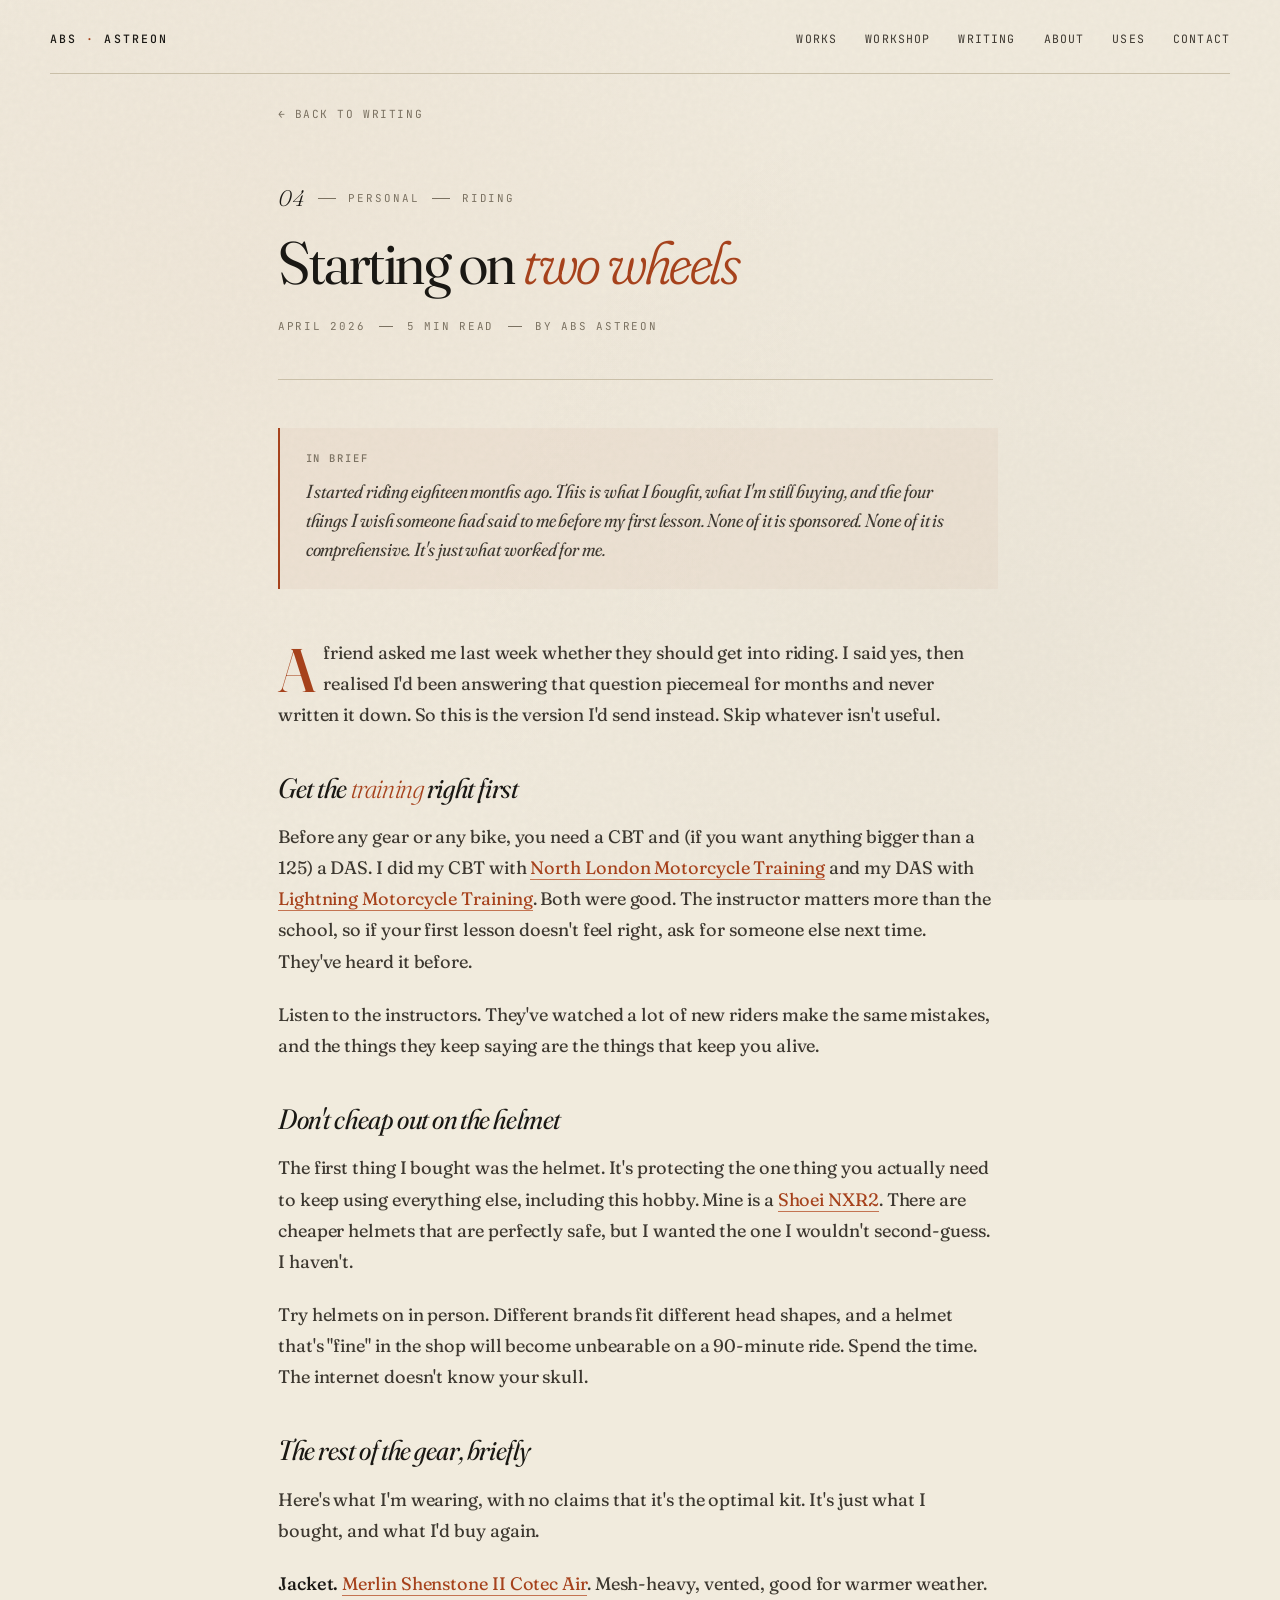
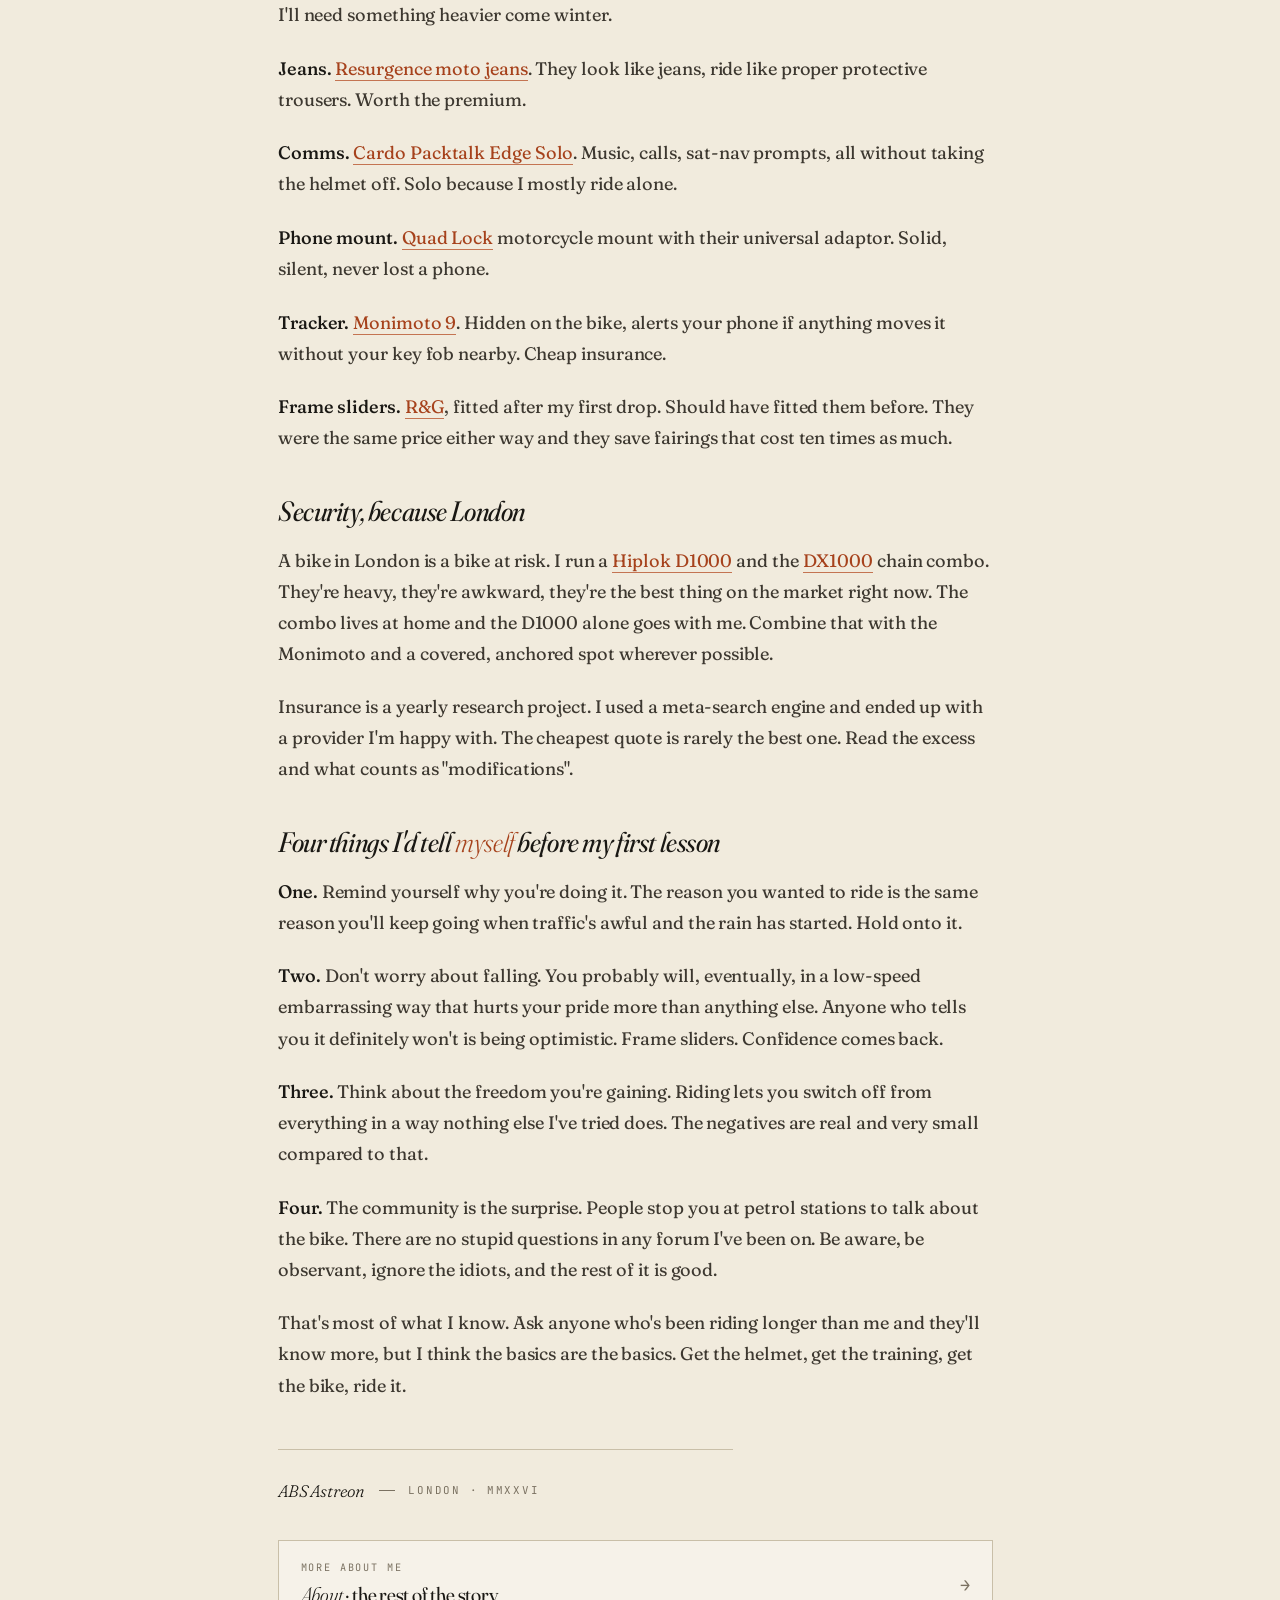
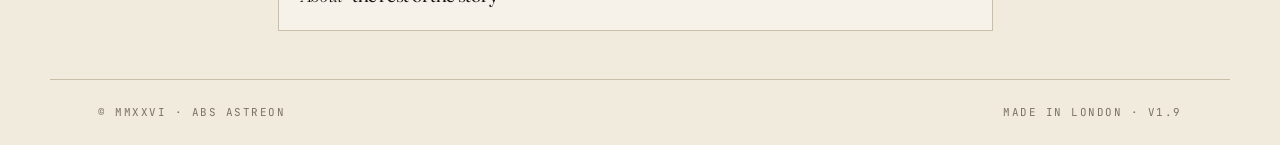
<file: writing/starting-on-two-wheels.html>
<!DOCTYPE html>
<html lang="en">
<head>
  <meta charset="UTF-8" />
  <meta name="viewport" content="width=device-width, initial-scale=1.0" />

  <title>Starting on two wheels · ABS Astreon</title>
  <meta name="description" content="The gear I bought, the gear I'm still buying, and a few things I'd tell myself before my first lesson." />
  <meta name="theme-color" content="#f1ebdd" />

  <meta property="og:title" content="Starting on two wheels · ABS Astreon" />
  <meta property="og:description" content="A new rider's guide to the gear and the mindset, written by someone who only just started themselves." />
  <meta property="og:type" content="article" />

  <link rel="canonical" href="https://absastreon.github.io/writing/starting-on-two-wheels.html" />
  <link rel="alternate" type="application/rss+xml" title="ABS Astreon · Writing" href="rss.xml" />

  <link rel="preconnect" href="https://fonts.googleapis.com" />
  <link rel="preconnect" href="https://fonts.gstatic.com" crossorigin />
  <link
    href="https://fonts.googleapis.com/css2?family=Fraunces:ital,opsz,wght,SOFT@0,9..144,300..900,0..100;1,9..144,300..900,0..100&family=JetBrains+Mono:wght@400;500&display=swap"
    rel="stylesheet"
  />

  <link rel="stylesheet" href="../styles.css" />
</head>

<body>
  <header class="shell site-header">
    <div class="wordmark reveal d1">
      <a href="../index.html">ABS <span>·</span> ASTREON</a>
    </div>
    <nav class="site-nav reveal d2">
      <a href="../index.html#works">Works</a>
      <a href="../index.html#workshop">Workshop</a>
      <a href="index.html">Writing</a>
      <a href="../about.html">About</a>
      <a href="../uses.html">Uses</a>
      <a href="../index.html#contact">Contact</a>
    </nav>
  </header>

  <main class="shell-narrow">
    <a href="index.html" class="back-link reveal d1">
      <span class="arrow">←</span> Back to writing
    </a>

    <article class="writing-article">
      <header class="writing-article-header reveal d2">
        <p class="writing-article-kicker">
          <span class="num">04</span>
          <span class="sep"></span>
          <span>Personal</span>
          <span class="sep"></span>
          <span>Riding</span>
        </p>
        <h1 class="writing-article-title">Starting on <em>two wheels</em></h1>
        <p class="writing-article-dateline">
          <span>April 2026</span>
          <span class="sep"></span>
          <span>5 min read</span>
          <span class="sep"></span>
          <span>by ABS Astreon</span>
        </p>
      </header>

      <aside class="writing-deck reveal d3">
        <span class="writing-deck-label">In brief</span>
        <p>I started riding eighteen months ago. This is what I bought, what I'm still buying, and the four things I wish someone had said to me before my first lesson. None of it is sponsored. None of it is comprehensive. It's just what worked for me.</p>
      </aside>

      <div class="writing-prose reveal d3">

        <p>
          A friend asked me last week whether they should get into riding. I said yes, then realised I'd been answering that question piecemeal for months and never written it down. So this is the version I'd send instead. Skip whatever isn't useful.
        </p>

        <h2>Get the <em>training</em> right first</h2>

        <p>
          Before any gear or any bike, you need a CBT and (if you want anything bigger than a 125) a DAS. I did my CBT with <a href="https://northlondon-mca.co.uk/" target="_blank" rel="noopener">North London Motorcycle Training</a> and my DAS with <a href="https://www.lightningmotorcycletraining.co.uk" target="_blank" rel="noopener">Lightning Motorcycle Training</a>. Both were good. The instructor matters more than the school, so if your first lesson doesn't feel right, ask for someone else next time. They've heard it before.
        </p>

        <p>
          Listen to the instructors. They've watched a lot of new riders make the same mistakes, and the things they keep saying are the things that keep you alive.
        </p>

        <h2>Don't cheap out on the helmet</h2>

        <p>
          The first thing I bought was the helmet. It's protecting the one thing you actually need to keep using everything else, including this hobby. Mine is a <a href="https://www.shoei-europe.com/products/nxr2/" target="_blank" rel="noopener">Shoei NXR2</a>. There are cheaper helmets that are perfectly safe, but I wanted the one I wouldn't second-guess. I haven't.
        </p>

        <p>
          Try helmets on in person. Different brands fit different head shapes, and a helmet that's "fine" in the shop will become unbearable on a 90-minute ride. Spend the time. The internet doesn't know your skull.
        </p>

        <h2>The rest of the gear, briefly</h2>

        <p>
          Here's what I'm wearing, with no claims that it's the optimal kit. It's just what I bought, and what I'd buy again.
        </p>

        <p>
          <strong>Jacket.</strong> <a href="https://www.merlinbikegear.com" target="_blank" rel="noopener">Merlin Shenstone II Cotec Air</a>. Mesh-heavy, vented, good for warmer weather. I'll need something heavier come winter.
        </p>
        <p>
          <strong>Jeans.</strong> <a href="https://resurgencegear.net/" target="_blank" rel="noopener">Resurgence moto jeans</a>. They look like jeans, ride like proper protective trousers. Worth the premium.
        </p>
        <p>
          <strong>Comms.</strong> <a href="https://www.infinitymotorcycles.com/product/cardo-packtalk-edge-intercom-single-solo" target="_blank" rel="noopener">Cardo Packtalk Edge Solo</a>. Music, calls, sat-nav prompts, all without taking the helmet off. Solo because I mostly ride alone.
        </p>
        <p>
          <strong>Phone mount.</strong> <a href="https://www.quadlockcase.co.uk" target="_blank" rel="noopener">Quad Lock</a> motorcycle mount with their universal adaptor. Solid, silent, never lost a phone.
        </p>
        <p>
          <strong>Tracker.</strong> <a href="https://monimoto.com" target="_blank" rel="noopener">Monimoto 9</a>. Hidden on the bike, alerts your phone if anything moves it without your key fob nearby. Cheap insurance.
        </p>
        <p>
          <strong>Frame sliders.</strong> <a href="https://www.rg-racing.com" target="_blank" rel="noopener">R&amp;G</a>, fitted after my first drop. Should have fitted them before. They were the same price either way and they save fairings that cost ten times as much.
        </p>

        <h2>Security, because London</h2>

        <p>
          A bike in London is a bike at risk. I run a <a href="https://hiplok.com/product/hiplok-d1000/" target="_blank" rel="noopener">Hiplok D1000</a> and the <a href="https://hiplok.com/product/hiplok-dx1000/" target="_blank" rel="noopener">DX1000</a> chain combo. They're heavy, they're awkward, they're the best thing on the market right now. The combo lives at home and the D1000 alone goes with me. Combine that with the Monimoto and a covered, anchored spot wherever possible.
        </p>

        <p>
          Insurance is a yearly research project. I used a meta-search engine and ended up with a provider I'm happy with. The cheapest quote is rarely the best one. Read the excess and what counts as "modifications".
        </p>

        <h2>Four things I'd tell <em>myself</em> before my first lesson</h2>

        <p>
          <strong>One.</strong> Remind yourself why you're doing it. The reason you wanted to ride is the same reason you'll keep going when traffic's awful and the rain has started. Hold onto it.
        </p>
        <p>
          <strong>Two.</strong> Don't worry about falling. You probably will, eventually, in a low-speed embarrassing way that hurts your pride more than anything else. Anyone who tells you it definitely won't is being optimistic. Frame sliders. Confidence comes back.
        </p>
        <p>
          <strong>Three.</strong> Think about the freedom you're gaining. Riding lets you switch off from everything in a way nothing else I've tried does. The negatives are real and very small compared to that.
        </p>
        <p>
          <strong>Four.</strong> The community is the surprise. People stop you at petrol stations to talk about the bike. There are no stupid questions in any forum I've been on. Be aware, be observant, ignore the idiots, and the rest of it is good.
        </p>

        <p>
          That's most of what I know. Ask anyone who's been riding longer than me and they'll know more, but I think the basics are the basics. Get the helmet, get the training, get the bike, ride it.
        </p>

      </div>

      <p class="writing-byline reveal d3">
        <em>ABS Astreon</em>
        <span class="sep"></span>
        <span>London · MMXXVI</span>
      </p>

      <a class="writing-backlink reveal d3" href="../about.html">
        <span class="meta">
          <span class="label">More about me</span>
          <span class="title"><em>About</em> · the rest of the story</span>
        </span>
        <span class="arrow">→</span>
      </a>

    </article>
  </main>

  <div class="footer-rule">
    <span>© MMXXVI · ABS Astreon</span>
    <span>Made in London · v1.9</span>
  </div>
</body>
</html>
</file>
<file: styles.css>
/* ═══════════════════════════════════════════════════════════
   Portfolio — shared styles
   Editorial/archival aesthetic: Fraunces + JetBrains Mono,
   warm paper palette, letterpress accents.
   ═══════════════════════════════════════════════════════════ */

/* ——— Design tokens ————————————————————————————————————— */
:root {
  --paper: #f1ebdd;
  --paper-warm: #ece4d2;
  --ink: #1a1814;
  --ink-soft: #3d3830;
  --ink-mute: #7a7161;
  --rule: #c9bfa8;
  --accent: #a6421c;          /* letterpress red */
  --accent-soft: #c47452;

  --serif: "Fraunces", "EB Garamond", "Georgia", serif;
  --mono: "JetBrains Mono", "SFMono-Regular", ui-monospace, monospace;

  --page-pad: clamp(1.25rem, 4vw, 3rem);
  --col-gap: clamp(1.5rem, 4vw, 4rem);

  --display-settings: "opsz" 144, "SOFT" 30, "WONK" 0;
  --body-settings: "opsz" 14, "SOFT" 50;
}

/* ——— Base ————————————————————————————————————————————— */
*,
*::before,
*::after { box-sizing: border-box; }

html {
  scroll-behavior: smooth;
  -webkit-font-smoothing: antialiased;
  -moz-osx-font-smoothing: grayscale;
  text-rendering: optimizeLegibility;
}

body {
  margin: 0;
  background: var(--paper);
  color: var(--ink);
  font-family: var(--serif);
  font-variation-settings: var(--body-settings);
  font-size: 17px;
  line-height: 1.55;
  letter-spacing: -0.005em;
  min-height: 100vh;

  /* Subtle paper grain */
  background-image:
    radial-gradient(circle at 20% 30%, rgba(166, 66, 28, 0.025) 0%, transparent 50%),
    radial-gradient(circle at 80% 70%, rgba(26, 24, 20, 0.02) 0%, transparent 50%),
    url("data:image/svg+xml,%3Csvg viewBox='0 0 200 200' xmlns='http://www.w3.org/2000/svg'%3E%3Cfilter id='n'%3E%3CfeTurbulence type='fractalNoise' baseFrequency='0.85' numOctaves='3' stitchTiles='stitch'/%3E%3CfeColorMatrix values='0 0 0 0 0.1 0 0 0 0 0.08 0 0 0 0 0.05 0 0 0 0.035 0'/%3E%3C/filter%3E%3Crect width='100%25' height='100%25' filter='url(%23n)'/%3E%3C/svg%3E");
  background-attachment: fixed, fixed, fixed;
}

a { color: inherit; text-decoration: none; }
::selection { background: var(--accent); color: var(--paper); }

img, svg { display: block; max-width: 100%; height: auto; }

/* ——— Layout shell ————————————————————————————————————— */
.shell {
  max-width: 1180px;
  margin: 0 auto;
  padding: 0 var(--page-pad);
}

.shell-narrow {
  max-width: 820px;
  margin: 0 auto;
  padding: 0 var(--page-pad);
}

.rule { border: 0; height: 1px; background: var(--rule); margin: 0; }

/* ——— Site header ————————————————————————————————————— */
.site-header {
  padding: 1.75rem 0 1.5rem;
  display: flex;
  align-items: baseline;
  justify-content: space-between;
  gap: 2rem;
  border-bottom: 1px solid var(--rule);
}

.wordmark {
  font-family: var(--mono);
  font-size: 0.72rem;
  font-weight: 500;
  letter-spacing: 0.18em;
  text-transform: uppercase;
  color: var(--ink);
}
.wordmark span { color: var(--accent); }
.wordmark a { color: inherit; }

.site-nav {
  display: flex;
  gap: 1.75rem;
  font-family: var(--mono);
  font-size: 0.72rem;
  letter-spacing: 0.1em;
  text-transform: uppercase;
  color: var(--ink-soft);
}
.site-nav a {
  position: relative;
  padding: 0.1rem 0;
  transition: color 0.2s ease;
}
.site-nav a::after {
  content: "";
  position: absolute;
  left: 0; bottom: -2px;
  width: 0; height: 1px;
  background: var(--accent);
  transition: width 0.3s ease;
}
.site-nav a:hover { color: var(--ink); }
.site-nav a:hover::after { width: 100%; }

/* ——— Hero (index) ————————————————————————————————————— */
.hero {
  padding: clamp(3rem, 10vh, 7rem) 0 clamp(3rem, 8vh, 5rem);
  display: flex;
  flex-direction: column;
  gap: 2.5rem;
  position: relative;
}
.hero-top {
  display: grid;
  grid-template-columns: 1fr;
  gap: 2.5rem;
  align-items: start;
}
@media (min-width: 860px) {
  .hero-top {
    grid-template-columns: 1fr auto;
    gap: 4rem;
  }
}
.hero-lead {
  display: flex;
  flex-direction: column;
  gap: 1.75rem;
  min-width: 0;
}
.hero-figure {
  margin: 0;
  display: flex;
  flex-direction: column;
  gap: 0.85rem;
  align-items: flex-start;
}
.hero-avatar {
  width: 220px;
  padding: 10px;
  border: 1px solid var(--rule);
  background: var(--paper-warm);
  position: relative;
  box-shadow: 4px 4px 0 var(--rule);
  transition: transform 0.4s cubic-bezier(0.2, 0.8, 0.2, 1), box-shadow 0.4s ease;
}
.hero-avatar:hover {
  transform: translate(-2px, -2px);
  box-shadow: 6px 6px 0 var(--rule);
}
.hero-avatar img {
  width: 100%;
  height: auto;
  display: block;
  mix-blend-mode: multiply;
}
.hero-byline {
  font-family: var(--mono);
  font-size: 0.66rem;
  letter-spacing: 0.18em;
  text-transform: uppercase;
  color: var(--ink-mute);
  display: flex;
  align-items: center;
  gap: 0.5rem;
  padding-left: 0.25rem;
}
.hero-byline::before {
  content: "";
  width: 20px;
  height: 1px;
  background: var(--ink-mute);
  display: inline-block;
}
.hero-byline em {
  font-family: var(--serif);
  font-style: italic;
  font-size: 1.05em;
  text-transform: none;
  letter-spacing: 0;
  color: var(--ink);
}

.eyebrow {
  font-family: var(--mono);
  font-size: 0.7rem;
  letter-spacing: 0.22em;
  text-transform: uppercase;
  color: var(--ink-mute);
  margin: 0;
  display: flex;
  align-items: center;
  gap: 0.6rem;
}
.eyebrow::before {
  content: "";
  width: 24px; height: 1px;
  background: var(--ink-mute);
  display: inline-block;
}
.hero h1 {
  font-family: var(--serif);
  font-variation-settings: var(--display-settings);
  font-weight: 380;
  font-size: clamp(2.4rem, 6.5vw, 5.25rem);
  line-height: 1.02;
  letter-spacing: -0.025em;
  margin: 0;
  max-width: 22ch;
}
.hero h1 em {
  font-style: italic;
  font-weight: 300;
  font-variation-settings: "opsz" 144, "SOFT" 100, "WONK" 1;
  color: var(--accent);
}
.hero-meta {
  display: grid;
  grid-template-columns: 1fr;
  gap: 1.25rem;
  max-width: 54ch;
  margin-top: 1rem;
}
@media (min-width: 780px) {
  .hero-meta {
    grid-template-columns: 1fr 1fr;
    gap: 3rem;
  }
}
.hero-meta p {
  margin: 0;
  color: var(--ink-soft);
  font-size: 1.05rem;
  line-height: 1.6;
}
.drop {
  font-family: var(--serif);
  font-variation-settings: "opsz" 144, "SOFT" 0;
  font-size: 3.4em;
  line-height: 0.85;
  float: left;
  padding: 0.15em 0.08em 0 0;
  color: var(--accent);
  font-weight: 500;
}

/* ——— Section blocks ————————————————————————————————————— */
section.block {
  padding: clamp(2.5rem, 6vh, 4rem) 0;
  border-top: 1px solid var(--rule);
}
.section-head {
  display: flex;
  align-items: baseline;
  justify-content: space-between;
  gap: 2rem;
  margin-bottom: clamp(2rem, 5vh, 3.5rem);
  flex-wrap: wrap;
}
.section-head h2 {
  font-family: var(--serif);
  font-variation-settings: "opsz" 144, "SOFT" 20;
  font-weight: 300;
  font-style: italic;
  font-size: clamp(1.75rem, 3.5vw, 2.5rem);
  letter-spacing: -0.02em;
  margin: 0;
}
.section-head .tag {
  font-family: var(--mono);
  font-size: 0.7rem;
  letter-spacing: 0.18em;
  text-transform: uppercase;
  color: var(--ink-mute);
}

/* ——— Project rows (with cover) ————————————————————————— */
.projects { display: flex; flex-direction: column; }

.project {
  display: grid;
  grid-template-columns: 1fr;
  gap: 1.5rem;
  padding: 2.25rem 0;
  border-top: 1px solid var(--rule);
  position: relative;
  color: inherit;
  transition: background 0.4s ease;
}
.project:first-child { border-top: 0; padding-top: 0; }

@media (min-width: 780px) {
  .project {
    grid-template-columns: minmax(0, 1fr) minmax(0, 1.2fr);
    gap: 3.5rem;
    padding: 3rem 0;
    align-items: center;
  }
}

.project-cover {
  position: relative;
  overflow: hidden;
  background: var(--paper-warm);
  aspect-ratio: 3 / 2;
  border: 1px solid var(--rule);
  transition: transform 0.5s cubic-bezier(0.2, 0.8, 0.2, 1);
}
.project-cover svg,
.project-cover img {
  width: 100%;
  height: 100%;
  object-fit: cover;
  transition: transform 0.6s cubic-bezier(0.2, 0.8, 0.2, 1);
}
.project:hover .project-cover svg,
.project:hover .project-cover img {
  transform: scale(1.03);
}

.project-content {
  display: flex;
  flex-direction: column;
  gap: 1rem;
}

.project-meta-row {
  display: flex;
  align-items: center;
  gap: 0.85rem;
  font-family: var(--mono);
  font-size: 0.68rem;
  letter-spacing: 0.16em;
  text-transform: uppercase;
  color: var(--ink-mute);
  margin: 0;
}
.project-meta-row .num {
  font-family: var(--serif);
  font-style: italic;
  font-variation-settings: "opsz" 144, "SOFT" 50;
  font-size: 1.4rem;
  font-weight: 300;
  letter-spacing: -0.02em;
  color: var(--ink);
  text-transform: none;
  line-height: 1;
}
.project-meta-row .sep {
  width: 20px; height: 1px;
  background: var(--ink-mute);
}
.project-meta-row .live {
  display: inline-flex;
  align-items: center;
  gap: 0.4rem;
  color: var(--accent);
  font-weight: 500;
}
.project-meta-row .live::before {
  content: "";
  width: 6px; height: 6px;
  border-radius: 50%;
  background: var(--accent);
  display: inline-block;
  animation: pulse 2.5s ease-in-out infinite;
}
@keyframes pulse {
  0%, 100% { opacity: 1; transform: scale(1); }
  50% { opacity: 0.5; transform: scale(0.85); }
}

.project-title {
  font-family: var(--serif);
  font-variation-settings: "opsz" 144, "SOFT" 30;
  font-weight: 400;
  font-size: clamp(1.9rem, 3.5vw, 2.85rem);
  line-height: 1.05;
  letter-spacing: -0.03em;
  margin: 0;
  transition: transform 0.35s cubic-bezier(0.2, 0.8, 0.2, 1);
}
.project-title em {
  font-style: italic;
  font-weight: 300;
  transition: font-variation-settings 0.35s ease;
}
.project:hover .project-title { transform: translateX(6px); }
.project:hover .project-title em {
  font-variation-settings: "opsz" 144, "SOFT" 100, "WONK" 1;
}

.project-description {
  margin: 0;
  color: var(--ink-soft);
  font-size: 1.02rem;
  line-height: 1.55;
  max-width: 52ch;
}

.project-stack {
  display: flex;
  flex-wrap: wrap;
  gap: 0.5rem;
  margin-top: 0.25rem;
}
.project-stack span {
  font-family: var(--mono);
  font-size: 0.65rem;
  letter-spacing: 0.12em;
  text-transform: uppercase;
  color: var(--ink-mute);
  border: 1px solid var(--rule);
  padding: 0.25rem 0.55rem;
  border-radius: 2px;
  background: rgba(255, 255, 255, 0.3);
}

.project-cta {
  font-family: var(--mono);
  font-size: 0.7rem;
  letter-spacing: 0.16em;
  text-transform: uppercase;
  color: var(--ink);
  display: inline-flex;
  align-items: center;
  gap: 0.5rem;
  margin-top: 0.5rem;
  padding-bottom: 0.3rem;
  border-bottom: 1px solid var(--ink);
  align-self: flex-start;
  transition: all 0.25s ease;
}
.project-cta .arrow { transition: transform 0.25s ease; }
.project:hover .project-cta .arrow { transform: translateX(4px); }
.project:hover .project-cta { color: var(--accent); border-bottom-color: var(--accent); }

/* ——— Bench (in progress) ————————————————————————————— */
.bench {
  display: grid;
  grid-template-columns: 1fr;
  gap: 1.5rem;
}
@media (min-width: 780px) {
  .bench {
    grid-template-columns: 1fr 1fr;
    gap: 2rem;
  }
}
.bench-card {
  padding: 2rem;
  border: 1px dashed var(--rule);
  background: rgba(255, 255, 255, 0.25);
  display: flex;
  flex-direction: column;
  gap: 1rem;
  position: relative;
}
.bench-card::before {
  content: "";
  position: absolute;
  top: 0.75rem; right: 0.75rem;
  width: 6px; height: 6px;
  background: var(--accent-soft);
  border-radius: 50%;
}
.bench-card .label {
  font-family: var(--mono);
  font-size: 0.65rem;
  letter-spacing: 0.18em;
  text-transform: uppercase;
  color: var(--accent-soft);
}
.bench-card h3 {
  font-family: var(--serif);
  font-variation-settings: "opsz" 144, "SOFT" 30;
  font-weight: 400;
  font-style: italic;
  font-size: 1.5rem;
  margin: 0;
  letter-spacing: -0.015em;
  color: var(--ink);
}
.bench-card p {
  margin: 0;
  color: var(--ink-soft);
  font-size: 0.95rem;
  line-height: 1.55;
}

/* ——— Colophon / Footer ————————————————————————————————— */
.colophon {
  padding: clamp(3rem, 8vh, 5rem) 0 2.5rem;
  border-top: 1px solid var(--rule);
  display: grid;
  grid-template-columns: 1fr;
  gap: 2.5rem;
}
@media (min-width: 780px) {
  .colophon { grid-template-columns: 2fr 1fr 1fr; }
}
.colophon-block h4 {
  font-family: var(--mono);
  font-size: 0.68rem;
  font-weight: 500;
  letter-spacing: 0.18em;
  text-transform: uppercase;
  color: var(--ink-mute);
  margin: 0 0 1rem 0;
}
.colophon-block p,
.colophon-block a {
  color: var(--ink-soft);
  font-size: 1rem;
  line-height: 1.6;
}
.colophon-block a {
  display: block;
  padding: 0.15rem 0;
  transition: color 0.2s ease;
}
.colophon-block a:hover { color: var(--accent); }
.colophon-note { max-width: 42ch; font-size: 0.95rem; }
.colophon-note em { font-style: italic; color: var(--ink); }

.footer-rule {
  max-width: 1180px;
  margin: 0 auto;
  padding: 1.5rem var(--page-pad);
  display: flex;
  justify-content: space-between;
  align-items: center;
  border-top: 1px solid var(--rule);
  font-family: var(--mono);
  font-size: 0.68rem;
  letter-spacing: 0.14em;
  text-transform: uppercase;
  color: var(--ink-mute);
  flex-wrap: wrap;
  gap: 1rem;
}

/* ═══════════════════════════════════════════════════════════
   Detail page styles
   ═══════════════════════════════════════════════════════════ */

.back-link {
  display: inline-flex;
  align-items: center;
  gap: 0.5rem;
  font-family: var(--mono);
  font-size: 0.7rem;
  letter-spacing: 0.14em;
  text-transform: uppercase;
  color: var(--ink-mute);
  margin: 2rem 0 1.5rem;
  transition: color 0.2s ease;
}
.back-link:hover { color: var(--accent); }
.back-link .arrow { transition: transform 0.25s ease; }
.back-link:hover .arrow { transform: translateX(-4px); }

.detail-header {
  padding: 1.5rem 0 3rem;
}
.detail-meta {
  font-family: var(--mono);
  font-size: 0.7rem;
  letter-spacing: 0.18em;
  text-transform: uppercase;
  color: var(--ink-mute);
  display: flex;
  flex-wrap: wrap;
  align-items: center;
  gap: 0.85rem;
  margin: 0 0 1.5rem;
}
.detail-meta .num {
  font-family: var(--serif);
  font-style: italic;
  font-variation-settings: "opsz" 144, "SOFT" 50;
  font-size: 1.5rem;
  font-weight: 300;
  color: var(--ink);
  text-transform: none;
  line-height: 1;
}
.detail-meta .sep {
  width: 20px; height: 1px;
  background: var(--ink-mute);
}
.detail-meta .live {
  display: inline-flex;
  align-items: center;
  gap: 0.4rem;
  color: var(--accent);
  font-weight: 500;
}
.detail-meta .live::before {
  content: "";
  width: 6px; height: 6px;
  border-radius: 50%;
  background: var(--accent);
  display: inline-block;
  animation: pulse 2.5s ease-in-out infinite;
}

.detail-title {
  font-family: var(--serif);
  font-variation-settings: var(--display-settings);
  font-weight: 380;
  font-size: clamp(2.75rem, 7vw, 5.5rem);
  line-height: 1;
  letter-spacing: -0.03em;
  margin: 0 0 1.25rem;
  max-width: 18ch;
}
.detail-title em {
  font-style: italic;
  font-weight: 300;
  font-variation-settings: "opsz" 144, "SOFT" 100, "WONK" 1;
  color: var(--accent);
}

.detail-tagline {
  font-family: var(--serif);
  font-style: italic;
  font-size: clamp(1.15rem, 2vw, 1.4rem);
  color: var(--ink-soft);
  max-width: 44ch;
  margin: 0;
  line-height: 1.4;
}

/* ——— Detail hero cover ————————————————————————————————— */
.detail-cover {
  margin-bottom: 3rem;
  aspect-ratio: 16 / 9;
  overflow: hidden;
  background: var(--paper-warm);
  border: 1px solid var(--rule);
}
.detail-cover svg,
.detail-cover img {
  width: 100%;
  height: 100%;
  object-fit: cover;
}

/* ——— Detail body prose ————————————————————————————————— */
.detail-body {
  display: grid;
  grid-template-columns: 1fr;
  gap: 2.5rem;
  padding: 2rem 0;
}
@media (min-width: 820px) {
  .detail-body {
    grid-template-columns: 1fr 2fr;
    gap: 4rem;
    padding: 3rem 0;
  }
}

.detail-section-label {
  font-family: var(--mono);
  font-size: 0.68rem;
  letter-spacing: 0.18em;
  text-transform: uppercase;
  color: var(--ink-mute);
  margin: 0;
  padding-top: 0.35em;
  border-top: 1px solid var(--ink);
  display: inline-block;
}

.detail-prose p {
  font-size: 1.1rem;
  line-height: 1.65;
  color: var(--ink-soft);
  margin: 0 0 1.25rem;
  max-width: 58ch;
}
.detail-prose p:first-child::first-letter {
  font-family: var(--serif);
  font-variation-settings: "opsz" 144, "SOFT" 0;
  float: left;
  font-size: 3.3em;
  line-height: 0.85;
  padding: 0.15em 0.1em 0 0;
  color: var(--accent);
  font-weight: 500;
}
.detail-prose strong {
  color: var(--ink);
  font-weight: 500;
}
.detail-prose em { font-style: italic; }
.detail-prose code {
  font-family: var(--mono);
  font-size: 0.88em;
  background: rgba(26, 24, 20, 0.06);
  padding: 0.1em 0.4em;
  border-radius: 2px;
  color: var(--ink);
}

/* ——— Feature list ————————————————————————————————————— */
.features {
  display: grid;
  grid-template-columns: 1fr;
  gap: 0;
  margin-top: 1rem;
}
.feature {
  padding: 1.5rem 0;
  border-top: 1px solid var(--rule);
  display: grid;
  grid-template-columns: 1fr;
  gap: 0.5rem;
}
@media (min-width: 640px) {
  .feature {
    grid-template-columns: auto 1fr;
    gap: 2rem;
  }
}
.feature-num {
  font-family: var(--mono);
  font-size: 0.7rem;
  letter-spacing: 0.14em;
  color: var(--ink-mute);
}
.feature h4 {
  font-family: var(--serif);
  font-variation-settings: "opsz" 144, "SOFT" 30;
  font-weight: 500;
  font-size: 1.15rem;
  margin: 0 0 0.25rem;
  letter-spacing: -0.01em;
  color: var(--ink);
}
.feature p {
  margin: 0;
  color: var(--ink-soft);
  font-size: 0.98rem;
  line-height: 1.55;
}

/* ——— Links grid ————————————————————————————————————————— */
.links-grid {
  display: grid;
  grid-template-columns: 1fr;
  gap: 1rem;
  margin-top: 1.25rem;
}
@media (min-width: 640px) {
  .links-grid { grid-template-columns: 1fr 1fr; }
}

.link-card {
  display: grid;
  grid-template-columns: auto 1fr auto;
  align-items: center;
  gap: 1rem;
  padding: 1.15rem 1.35rem;
  border: 1px solid var(--rule);
  background: rgba(255, 255, 255, 0.35);
  color: var(--ink);
  transition: all 0.25s ease;
}
.link-card:hover {
  border-color: var(--ink);
  transform: translateY(-2px);
  background: rgba(255, 255, 255, 0.55);
}
.link-card .glyph {
  width: 36px; height: 36px;
  display: grid;
  place-items: center;
  border: 1px solid var(--rule);
  border-radius: 2px;
  font-family: var(--mono);
  font-size: 0.85rem;
  color: var(--accent);
  background: var(--paper);
}
.link-card .meta {
  display: flex;
  flex-direction: column;
  gap: 0.15rem;
  min-width: 0;
}
.link-card .meta .label {
  font-family: var(--mono);
  font-size: 0.64rem;
  letter-spacing: 0.18em;
  text-transform: uppercase;
  color: var(--ink-mute);
}
.link-card .meta .value {
  font-family: var(--serif);
  font-variation-settings: "opsz" 144, "SOFT" 30;
  font-size: 1.02rem;
  font-weight: 500;
  letter-spacing: -0.005em;
  overflow: hidden;
  text-overflow: ellipsis;
  white-space: nowrap;
}
.link-card .arrow {
  color: var(--ink-mute);
  transition: all 0.25s ease;
}
.link-card:hover .arrow {
  color: var(--accent);
  transform: translate(2px, -2px);
}

/* CLI install box */
.cli-box {
  margin-top: 1.25rem;
  padding: 1.25rem 1.35rem;
  background: var(--ink);
  color: var(--paper);
  font-family: var(--mono);
  font-size: 0.88rem;
  border-radius: 2px;
  display: flex;
  align-items: center;
  justify-content: space-between;
  gap: 1rem;
  position: relative;
  overflow: hidden;
  cursor: pointer;
  border: 1px solid transparent;
  transition: border-color 0.3s ease, background 0.3s ease, transform 0.2s ease;
  user-select: none;
  -webkit-user-select: none;
}
.cli-box:hover {
  border-color: var(--accent-soft);
  transform: translateY(-1px);
}
.cli-box:focus-visible {
  outline: none;
  border-color: var(--accent-soft);
}
.cli-box::before {
  content: "$";
  color: var(--accent-soft);
  margin-right: 0.5rem;
}
.cli-box .copy-hint {
  font-size: 0.65rem;
  letter-spacing: 0.14em;
  text-transform: uppercase;
  color: var(--ink-mute);
  opacity: 0.7;
  transition: color 0.3s ease, opacity 0.3s ease;
  flex-shrink: 0;
}
.cli-box-copied {
  border-color: var(--accent-soft);
  background: #2a2620;
  transform: translateY(-1px);
}
.cli-box-copied .copy-hint {
  color: var(--accent-soft);
  opacity: 1;
}

/* ——— Next project ————————————————————————————————————— */
.next-project {
  display: grid;
  grid-template-columns: 1fr;
  gap: 1rem;
  padding: 3rem 0 2rem;
  border-top: 1px solid var(--rule);
  color: inherit;
  transition: color 0.3s ease;
}
@media (min-width: 780px) {
  .next-project {
    grid-template-columns: auto 1fr auto;
    gap: 3rem;
    align-items: center;
    padding: 4rem 0 3rem;
  }
}
.next-project .label {
  font-family: var(--mono);
  font-size: 0.7rem;
  letter-spacing: 0.18em;
  text-transform: uppercase;
  color: var(--ink-mute);
}
.next-project .title {
  font-family: var(--serif);
  font-variation-settings: "opsz" 144, "SOFT" 30;
  font-weight: 400;
  font-size: clamp(2rem, 4vw, 3rem);
  letter-spacing: -0.02em;
  line-height: 1;
  margin: 0;
  transition: transform 0.35s cubic-bezier(0.2, 0.8, 0.2, 1);
}
.next-project .title em {
  font-style: italic;
  font-weight: 300;
}
.next-project:hover .title {
  transform: translateX(8px);
  color: var(--accent);
}
.next-project .arrow {
  font-family: var(--mono);
  color: var(--ink-mute);
  transition: all 0.35s ease;
}
.next-project:hover .arrow {
  color: var(--accent);
  transform: translateX(8px);
}

/* ——— Workshop (in development) ————————————————————————— */
.workshop {
  display: grid;
  grid-template-columns: 1fr;
  gap: 1.5rem;
}
@media (min-width: 640px) {
  .workshop {
    grid-template-columns: repeat(2, 1fr);
  }
}
@media (min-width: 960px) {
  .workshop {
    grid-template-columns: repeat(3, 1fr);
    gap: 2rem;
  }
}
.workshop-card {
  display: flex;
  flex-direction: column;
  border: 1px solid var(--rule);
  background: rgba(255, 255, 255, 0.3);
  position: relative;
  transition: transform 0.35s cubic-bezier(0.2, 0.8, 0.2, 1), box-shadow 0.35s ease;
}
.workshop-card:hover {
  transform: translateY(-3px);
  box-shadow: 0 8px 0 -4px var(--rule);
}
.workshop-card::after {
  content: "";
  position: absolute;
  top: 0.85rem;
  right: 0.85rem;
  width: 8px;
  height: 8px;
  background: var(--accent-soft);
  border-radius: 50%;
  z-index: 2;
  animation: pulse 2.5s ease-in-out infinite;
}
.workshop-cover {
  aspect-ratio: 3 / 2;
  overflow: hidden;
  border-bottom: 1px solid var(--rule);
  background: var(--paper-warm);
}
.workshop-cover img {
  width: 100%;
  height: 100%;
  object-fit: cover;
  display: block;
}
.workshop-content {
  padding: 1.5rem 1.35rem 1.6rem;
  display: flex;
  flex-direction: column;
  gap: 0.7rem;
  flex: 1;
}
.workshop-meta {
  display: flex;
  align-items: center;
  gap: 0.7rem;
  font-family: var(--mono);
  font-size: 0.62rem;
  letter-spacing: 0.16em;
  text-transform: uppercase;
  color: var(--accent-soft);
  margin: 0 0 0.15rem;
}
.workshop-meta .num {
  font-family: var(--serif);
  font-style: italic;
  font-size: 1.1rem;
  font-weight: 300;
  color: var(--ink);
  text-transform: none;
  letter-spacing: -0.02em;
  line-height: 1;
}
.workshop-meta .sep {
  width: 14px;
  height: 1px;
  background: var(--accent-soft);
}
.workshop-title {
  font-family: var(--serif);
  font-variation-settings: "opsz" 144, "SOFT" 30;
  font-weight: 400;
  font-size: 1.7rem;
  letter-spacing: -0.02em;
  line-height: 1;
  margin: 0;
  color: var(--ink);
}
.workshop-title em {
  font-style: italic;
  font-weight: 300;
}
.workshop-desc {
  margin: 0;
  color: var(--ink-soft);
  font-size: 0.95rem;
  line-height: 1.55;
  flex: 1;
}
.workshop-stack {
  display: flex;
  flex-wrap: wrap;
  gap: 0.4rem;
  margin-top: 0.5rem;
}
.workshop-stack span {
  font-family: var(--mono);
  font-size: 0.6rem;
  letter-spacing: 0.12em;
  text-transform: uppercase;
  color: var(--ink-mute);
  border: 1px solid var(--rule);
  padding: 0.2rem 0.45rem;
  border-radius: 2px;
  background: rgba(255, 255, 255, 0.4);
}

/* ——— Reveal animation ————————————————————————————————— */
.reveal {
  opacity: 0;
  transform: translateY(18px);
  animation: rise 0.9s cubic-bezier(0.2, 0.8, 0.2, 1) forwards;
}
.reveal.d1 { animation-delay: 0.05s; }
.reveal.d2 { animation-delay: 0.18s; }
.reveal.d3 { animation-delay: 0.32s; }
.reveal.d4 { animation-delay: 0.46s; }
.reveal.d5 { animation-delay: 0.60s; }
@keyframes rise {
  to { opacity: 1; transform: translateY(0); }
}
@media (prefers-reduced-motion: reduce) {
  .reveal { opacity: 1; transform: none; animation: none; }
  * { transition: none !important; animation: none !important; }
}

/* ═══════════════════════════════════════════════════════════
   Writing
   Index listing + long-form article layout.
   ═══════════════════════════════════════════════════════════ */

/* ——— Writing index (listing) ——————————————————————————— */
.writing-list {
  display: flex;
  flex-direction: column;
}
.writing-entry {
  display: grid;
  grid-template-columns: 1fr;
  gap: 1rem;
  padding: 2.25rem 0;
  border-top: 1px dashed var(--rule);
  color: inherit;
  transition: transform 0.35s cubic-bezier(0.2, 0.8, 0.2, 1);
}
.writing-entry:first-child { border-top: 0; padding-top: 0; }
@media (min-width: 780px) {
  .writing-entry {
    grid-template-columns: 14rem 1fr;
    gap: 3rem;
    padding: 2.75rem 0;
    align-items: baseline;
  }
}
.writing-entry-meta {
  font-family: var(--mono);
  font-size: 0.7rem;
  letter-spacing: 0.16em;
  text-transform: uppercase;
  color: var(--ink-mute);
  display: flex;
  flex-wrap: wrap;
  align-items: center;
  gap: 0.7rem;
  margin: 0;
}
.writing-entry-meta .num {
  font-family: var(--serif);
  font-style: italic;
  font-variation-settings: "opsz" 144, "SOFT" 50;
  font-size: 1.4rem;
  font-weight: 300;
  letter-spacing: -0.02em;
  color: var(--ink);
  text-transform: none;
  line-height: 1;
}
.writing-entry-meta .sep {
  width: 18px; height: 1px;
  background: var(--ink-mute);
}
.writing-entry-body {
  display: flex;
  flex-direction: column;
  gap: 0.6rem;
  min-width: 0;
}
.writing-entry-title {
  font-family: var(--serif);
  font-variation-settings: "opsz" 144, "SOFT" 30;
  font-weight: 400;
  font-size: clamp(1.55rem, 3vw, 2.15rem);
  line-height: 1.1;
  letter-spacing: -0.02em;
  margin: 0;
  transition: transform 0.35s cubic-bezier(0.2, 0.8, 0.2, 1), color 0.35s ease;
}
.writing-entry-title em {
  font-style: italic;
  font-weight: 300;
  color: var(--accent);
}
.writing-entry:hover .writing-entry-title {
  transform: translateX(6px);
  color: var(--accent);
}
.writing-entry-dek {
  margin: 0;
  color: var(--ink-soft);
  font-size: 1rem;
  line-height: 1.55;
  max-width: 56ch;
}
.writing-entry-cta {
  font-family: var(--mono);
  font-size: 0.68rem;
  letter-spacing: 0.16em;
  text-transform: uppercase;
  color: var(--ink);
  display: inline-flex;
  align-items: center;
  gap: 0.5rem;
  margin-top: 0.35rem;
  padding-bottom: 0.25rem;
  border-bottom: 1px solid var(--ink);
  align-self: flex-start;
  transition: all 0.25s ease;
}
.writing-entry-cta .arrow { transition: transform 0.25s ease; }
.writing-entry:hover .writing-entry-cta {
  color: var(--accent);
  border-bottom-color: var(--accent);
}
.writing-entry:hover .writing-entry-cta .arrow {
  transform: translateX(4px);
}

/* ——— Writing article ——————————————————————————————————— */
.writing-article {
  padding: 1rem 0 3rem;
}
.writing-article-header {
  padding: 1.5rem 0 2.75rem;
  border-bottom: 1px solid var(--rule);
  margin-bottom: 3rem;
  max-width: 65ch;
}
.writing-article-kicker {
  font-family: var(--mono);
  font-size: 0.68rem;
  letter-spacing: 0.18em;
  text-transform: uppercase;
  color: var(--ink-mute);
  margin: 0 0 1.4rem;
  display: flex;
  flex-wrap: wrap;
  gap: 0.75rem;
  align-items: center;
}
.writing-article-kicker .num {
  font-family: var(--serif);
  font-style: italic;
  font-variation-settings: "opsz" 144, "SOFT" 50;
  font-size: 1.4rem;
  font-weight: 300;
  color: var(--ink);
  text-transform: none;
  line-height: 1;
}
.writing-article-kicker .sep {
  width: 18px; height: 1px;
  background: var(--ink-mute);
}
.writing-article-title {
  font-family: var(--serif);
  font-variation-settings: var(--display-settings);
  font-weight: 380;
  font-size: clamp(2.2rem, 5.5vw, 3.75rem);
  line-height: 1.03;
  letter-spacing: -0.025em;
  margin: 0 0 1.5rem;
}
.writing-article-title em {
  font-style: italic;
  font-weight: 300;
  font-variation-settings: "opsz" 144, "SOFT" 100, "WONK" 1;
  color: var(--accent);
}
.writing-article-dateline {
  font-family: var(--mono);
  font-size: 0.68rem;
  letter-spacing: 0.16em;
  text-transform: uppercase;
  color: var(--ink-mute);
  display: flex;
  flex-wrap: wrap;
  gap: 0.85rem;
  align-items: center;
  margin: 0;
}
.writing-article-dateline .sep {
  width: 14px; height: 1px;
  background: var(--ink-mute);
}

/* ——— Long-form prose ——————————————————————————————————— */
.writing-prose {
  max-width: 65ch;
}
.writing-prose p {
  font-size: 1.13rem;
  line-height: 1.72;
  color: var(--ink-soft);
  margin: 0 0 1.4rem;
}
.writing-prose p:first-of-type::first-letter {
  font-family: var(--serif);
  font-variation-settings: "opsz" 144, "SOFT" 0;
  float: left;
  font-size: 3.4em;
  line-height: 0.85;
  padding: 0.12em 0.12em 0 0;
  color: var(--accent);
  font-weight: 500;
}
.writing-prose h2 {
  font-family: var(--serif);
  font-variation-settings: "opsz" 144, "SOFT" 30;
  font-weight: 400;
  font-style: italic;
  font-size: clamp(1.45rem, 2.5vw, 1.75rem);
  letter-spacing: -0.015em;
  color: var(--ink);
  margin: 2.6rem 0 1rem;
  line-height: 1.2;
  max-width: 28ch;
}
.writing-prose h2 em {
  color: var(--accent);
  font-weight: 300;
}
.writing-prose strong { color: var(--ink); font-weight: 500; }
.writing-prose em { font-style: italic; }
.writing-prose code {
  font-family: var(--mono);
  font-size: 0.88em;
  background: rgba(26, 24, 20, 0.06);
  padding: 0.1em 0.4em;
  border-radius: 2px;
  color: var(--ink);
}
.writing-prose a {
  color: var(--accent);
  border-bottom: 1px solid var(--accent-soft);
  transition: border-color 0.2s ease;
}
.writing-prose a:hover { border-bottom-color: var(--accent); }

/* ——— Byline + project backlink ———————————————————————— */
.writing-byline {
  margin-top: 3rem;
  max-width: 65ch;
  padding-top: 1.75rem;
  border-top: 1px solid var(--rule);
  display: flex;
  flex-wrap: wrap;
  align-items: center;
  gap: 0.85rem;
  font-family: var(--mono);
  font-size: 0.68rem;
  letter-spacing: 0.16em;
  text-transform: uppercase;
  color: var(--ink-mute);
}
.writing-byline em {
  font-family: var(--serif);
  font-style: italic;
  font-size: 1.05rem;
  letter-spacing: -0.01em;
  text-transform: none;
  color: var(--ink);
  font-weight: 300;
}
.writing-byline .sep {
  width: 16px; height: 1px;
  background: var(--ink-mute);
}

.writing-backlink {
  display: grid;
  grid-template-columns: 1fr auto;
  align-items: center;
  gap: 1.5rem;
  margin: 2.25rem 0 0;
  max-width: 65ch;
  padding: 1.2rem 1.35rem;
  border: 1px solid var(--rule);
  background: rgba(255, 255, 255, 0.35);
  color: var(--ink);
  transition: all 0.25s ease;
}
.writing-backlink:hover {
  border-color: var(--ink);
  transform: translateY(-2px);
  background: rgba(255, 255, 255, 0.55);
}
.writing-backlink .meta {
  display: flex;
  flex-direction: column;
  gap: 0.2rem;
  min-width: 0;
}
.writing-backlink .label {
  font-family: var(--mono);
  font-size: 0.64rem;
  letter-spacing: 0.18em;
  text-transform: uppercase;
  color: var(--ink-mute);
}
.writing-backlink .title {
  font-family: var(--serif);
  font-variation-settings: "opsz" 144, "SOFT" 30;
  font-weight: 400;
  font-size: 1.3rem;
  letter-spacing: -0.01em;
  margin: 0;
  color: var(--ink);
}
.writing-backlink .title em {
  font-style: italic;
  font-weight: 300;
}
.writing-backlink .arrow {
  font-family: var(--mono);
  color: var(--ink-mute);
  transition: transform 0.25s ease, color 0.25s ease;
}
.writing-backlink:hover .arrow {
  color: var(--accent);
  transform: translateX(4px);
}

/* ═══════════════════════════════════════════════════════════
   Accessibility & polish · v1.3
   ═══════════════════════════════════════════════════════════ */

/* ——— Keyboard focus rings ———————————————————————————————
   :focus-visible only fires for keyboard navigation, not mouse
   clicks. So mouse users see nothing change, but anyone tabbing
   through gets a clear, accent-coloured outline that respects
   the existing palette. Applies broadly to interactive surfaces. */

a:focus-visible,
button:focus-visible,
[role="button"]:focus-visible,
.cli-box:focus-visible {
  outline: 2px solid var(--accent);
  outline-offset: 3px;
  border-radius: 2px;
}

.site-nav a:focus-visible,
.wordmark a:focus-visible,
.back-link:focus-visible {
  outline: 2px solid var(--accent);
  outline-offset: 4px;
}

.project:focus-visible,
.workshop-card:focus-visible,
.link-card:focus-visible,
.writing-entry:focus-visible,
.writing-backlink:focus-visible,
.next-project:focus-visible {
  outline: 2px solid var(--accent);
  outline-offset: 6px;
}

/* ——— Boosted cli-box copied state ————————————————————————
   The original copied flash was subtle. Boosting the contrast
   and adding a brief inner glow makes the success feedback
   unmissable without becoming gaudy. */

.cli-box-copied {
  border-color: var(--accent);
  background: #2d2620;
  box-shadow: inset 0 0 0 1px var(--accent-soft), 0 0 0 4px rgba(196, 116, 82, 0.15);
}
.cli-box-copied::before {
  color: var(--accent);
}
.cli-box-copied .copy-hint {
  color: var(--accent-soft);
  opacity: 1;
  font-weight: 500;
}

/* ——— Note on dark mode ——————————————————————————————————
   Intentionally not implemented. The warm paper palette is
   the visual brand of the site; a dark mode would either
   require a separate, equally-considered dark palette or
   would dilute the editorial aesthetic with a default invert.
   Neither is worth doing right now. If a dark theme is added
   later, it should be designed from scratch, not derived. */

/* ═══════════════════════════════════════════════════════════
   Writing · v1.4 additions
   In brief blocks (magazine-style standfirst) and figures
   with caption typography + screenshot-pending placeholders.
   ═══════════════════════════════════════════════════════════ */

/* ——— In brief / standfirst ——————————————————————————————
   Sits between dateline and prose. Italic Fraunces, larger
   than body, accent border on the left, very subtle warm
   background. Frames the post without spoiling it. */
.writing-deck {
  font-family: var(--serif);
  font-style: italic;
  font-variation-settings: "opsz" 144, "SOFT" 50;
  font-size: 1.18rem;
  line-height: 1.55;
  color: var(--ink-soft);
  max-width: 60ch;
  margin: 2.25rem 0 3rem;
  padding: 1.4rem 1.6rem 1.5rem;
  border-left: 2px solid var(--accent);
  background: rgba(166, 66, 28, 0.04);
}
.writing-deck-label {
  display: block;
  font-family: var(--mono);
  font-style: normal;
  font-size: 0.66rem;
  letter-spacing: 0.18em;
  text-transform: uppercase;
  color: var(--ink-mute);
  font-weight: 500;
  margin-bottom: 0.65rem;
}
.writing-deck p {
  font-size: inherit !important;
  line-height: inherit !important;
  color: inherit !important;
  margin: 0 !important;
}
.writing-deck p:first-of-type::first-letter {
  font-family: inherit !important;
  float: none !important;
  font-size: inherit !important;
  padding: 0 !important;
  color: inherit !important;
  line-height: inherit !important;
}

/* ——— Figures ———————————————————————————————————————————
   Constrained to article measure. Image with thin border
   echoing the project-page detail-cover treatment, then a
   mono caption with a serif italic figure number. */
.writing-figure {
  margin: 2.75rem 0;
  max-width: 65ch;
}
.writing-figure img {
  width: 100%;
  height: auto;
  display: block;
  border: 1px solid var(--rule);
  background: var(--paper-warm);
}
.writing-figure figcaption {
  margin-top: 0.85rem;
  font-family: var(--mono);
  font-size: 0.7rem;
  letter-spacing: 0.14em;
  text-transform: uppercase;
  color: var(--ink-mute);
  display: flex;
  flex-wrap: wrap;
  gap: 0.7rem;
  align-items: baseline;
}
.writing-figure figcaption .figure-num {
  font-family: var(--serif);
  font-style: italic;
  font-variation-settings: "opsz" 144, "SOFT" 50;
  font-size: 1.05rem;
  font-weight: 300;
  color: var(--accent);
  text-transform: none;
  letter-spacing: -0.01em;
}
.writing-figure figcaption .figure-text {
  flex: 1;
  min-width: 0;
}

/* ——— Screenshot-pending placeholder ——————————————————————
   When the actual screenshot hasn't been captured yet, this
   block sits in the figure's spot. Looks intentional rather
   than broken. Replace the placeholder div with an <img> when
   the screenshot is ready. */
.figure-placeholder {
  display: flex;
  flex-direction: column;
  align-items: center;
  justify-content: center;
  gap: 0.7rem;
  text-align: center;
  padding: 4rem 1.5rem;
  border: 1px dashed var(--rule);
  background: var(--paper-warm);
  min-height: 240px;
  position: relative;
}
.figure-placeholder::before {
  content: "✎";
  font-size: 1.5rem;
  color: var(--ink-mute);
  opacity: 0.5;
  margin-bottom: 0.4rem;
}
.figure-placeholder-label {
  font-family: var(--mono);
  font-size: 0.66rem;
  letter-spacing: 0.18em;
  text-transform: uppercase;
  color: var(--ink-mute);
  font-weight: 500;
}
.figure-placeholder-detail {
  font-family: var(--serif);
  font-style: italic;
  font-variation-settings: "opsz" 144, "SOFT" 30;
  font-size: 1.05rem;
  color: var(--ink-soft);
  max-width: 36ch;
  line-height: 1.4;
}
.figure-placeholder-target {
  font-family: var(--mono);
  font-size: 0.62rem;
  color: var(--ink-mute);
  opacity: 0.55;
  margin-top: 0.4rem;
}

/* ═══════════════════════════════════════════════════════════
   About page · v1.7
   Book recommendation cards and typographic person cards.
   ═══════════════════════════════════════════════════════════ */

/* ——— Reading list (book cards) ————————————————————————
   Side-by-side cover + metadata, two-up on wider screens,
   stacked on mobile. The cover sits in a thin border echoing
   the figure treatment used for screenshots. */
.reading-list {
  display: grid;
  grid-template-columns: 1fr;
  gap: 2rem;
  margin: 1.5rem 0 0.5rem;
  max-width: 720px;
}
@media (min-width: 720px) {
  .reading-list {
    grid-template-columns: 1fr 1fr;
    gap: 2.5rem;
  }
}
.book-card {
  display: grid;
  grid-template-columns: 110px 1fr;
  gap: 1.4rem;
  align-items: start;
}
.book-cover {
  width: 110px;
  aspect-ratio: 2 / 3;
  background: var(--paper-warm);
  border: 1px solid var(--rule);
  overflow: hidden;
  position: relative;
  box-shadow: 0 1px 2px rgba(26, 24, 20, 0.08), 0 4px 12px rgba(26, 24, 20, 0.06);
}
.book-cover img {
  width: 100%;
  height: 100%;
  object-fit: cover;
  display: block;
}
.book-cover-placeholder {
  width: 100%; height: 100%;
  display: flex;
  align-items: center;
  justify-content: center;
  text-align: center;
  padding: 0.7rem;
  font-family: var(--mono);
  font-size: 0.6rem;
  letter-spacing: 0.14em;
  text-transform: uppercase;
  color: var(--ink-mute);
  line-height: 1.4;
}
.book-meta {
  display: flex;
  flex-direction: column;
  gap: 0.4rem;
  min-width: 0;
}
.book-title {
  font-family: var(--serif);
  font-variation-settings: "opsz" 144, "SOFT" 30;
  font-weight: 400;
  font-size: 1.2rem;
  line-height: 1.2;
  letter-spacing: -0.01em;
  margin: 0;
  color: var(--ink);
}
.book-title em {
  font-style: italic;
  font-weight: 300;
  color: var(--accent);
}
.book-author {
  font-family: var(--mono);
  font-size: 0.66rem;
  letter-spacing: 0.16em;
  text-transform: uppercase;
  color: var(--ink-mute);
}
.book-note {
  font-family: var(--serif);
  font-style: italic;
  font-size: 0.95rem;
  line-height: 1.5;
  color: var(--ink-soft);
  margin-top: 0.3rem;
}

/* ——— Person cards (people I learn from) ————————————————
   Typographic recommendation cards. Same visual rhythm as
   .link-card on project pages, but tuned for naming people
   and signalling a one-line reason. The whole card is
   clickable. */
.people-list {
  display: grid;
  grid-template-columns: 1fr;
  gap: 1rem;
  margin: 1.5rem 0 0.5rem;
}
@media (min-width: 720px) {
  .people-list {
    grid-template-columns: 1fr 1fr;
  }
}
.person-card {
  display: grid;
  grid-template-columns: auto 1fr auto;
  gap: 1rem 1.2rem;
  align-items: center;
  padding: 1.2rem 1.35rem;
  border: 1px solid var(--rule);
  background: rgba(255, 255, 255, 0.35);
  color: var(--ink);
  transition: all 0.25s ease;
  position: relative;
}
.person-card:hover {
  border-color: var(--ink);
  transform: translateY(-2px);
  background: rgba(255, 255, 255, 0.55);
}
.person-card .platform {
  font-family: var(--serif);
  font-style: italic;
  font-variation-settings: "opsz" 144, "SOFT" 50;
  font-weight: 300;
  font-size: 1.5rem;
  color: var(--accent);
  line-height: 1;
  letter-spacing: -0.02em;
  width: 1.5rem;
  text-align: center;
  flex-shrink: 0;
}
.person-card .meta {
  display: flex;
  flex-direction: column;
  gap: 0.25rem;
  min-width: 0;
  grid-column: 2;
}
.person-card .name {
  font-family: var(--serif);
  font-variation-settings: "opsz" 144, "SOFT" 30;
  font-weight: 400;
  font-size: 1.1rem;
  letter-spacing: -0.005em;
  line-height: 1.2;
  color: var(--ink);
}
.person-card .handle {
  font-family: var(--mono);
  font-size: 0.66rem;
  letter-spacing: 0.16em;
  text-transform: uppercase;
  color: var(--ink-mute);
}
.person-card .why {
  font-family: var(--serif);
  font-style: italic;
  font-size: 0.95rem;
  line-height: 1.45;
  color: var(--ink-soft);
  margin-top: 0.25rem;
}
.person-card .arrow {
  font-family: var(--mono);
  color: var(--ink-mute);
  transition: transform 0.25s ease, color 0.25s ease;
  align-self: center;
}
.person-card:hover .arrow {
  color: var(--accent);
  transform: translateX(4px);
}

/* ——— Workshop screenshots · v1.9 ————————————————————————— */
.workshop-screenshots {
  margin-top: 1.25rem;
  display: grid;
  grid-template-columns: 1fr;
  gap: 0.75rem;
}
@media (min-width: 720px) {
  .workshop-screenshots.cols-2 { grid-template-columns: 1fr 1fr; }
  .workshop-screenshots.cols-3 { grid-template-columns: 1fr 1fr 1fr; }
}
.workshop-screenshot {
  border: 1px solid var(--rule);
  background: var(--paper-warm);
  overflow: hidden;
  aspect-ratio: 16 / 10;
  position: relative;
}
.workshop-screenshot img {
  width: 100%; height: 100%; object-fit: cover; display: block;
}
.workshop-screenshot-caption {
  font-family: var(--mono);
  font-size: 0.62rem;
  letter-spacing: 0.16em;
  text-transform: uppercase;
  color: var(--ink-mute);
  padding: 0.5rem 0.75rem;
  border-top: 1px solid var(--rule);
  background: rgba(255,255,255,0.4);
}
</file>
